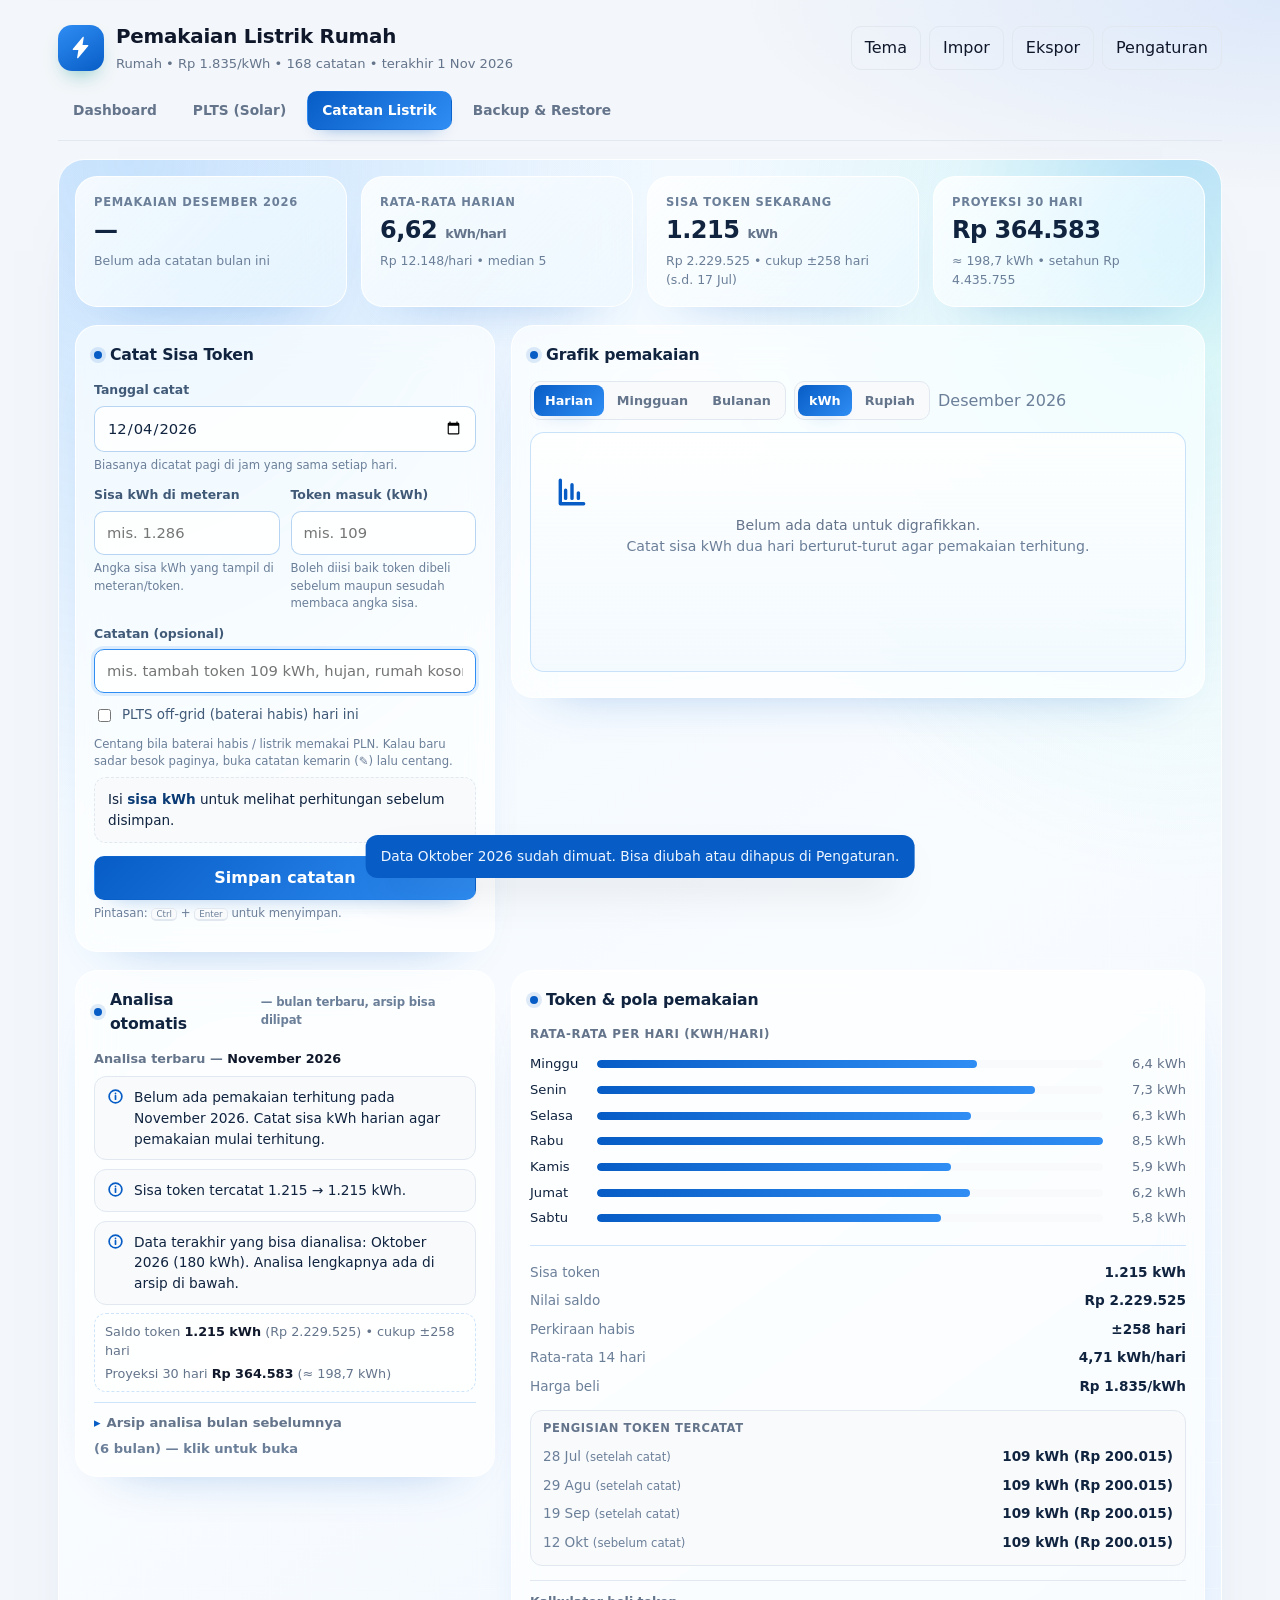
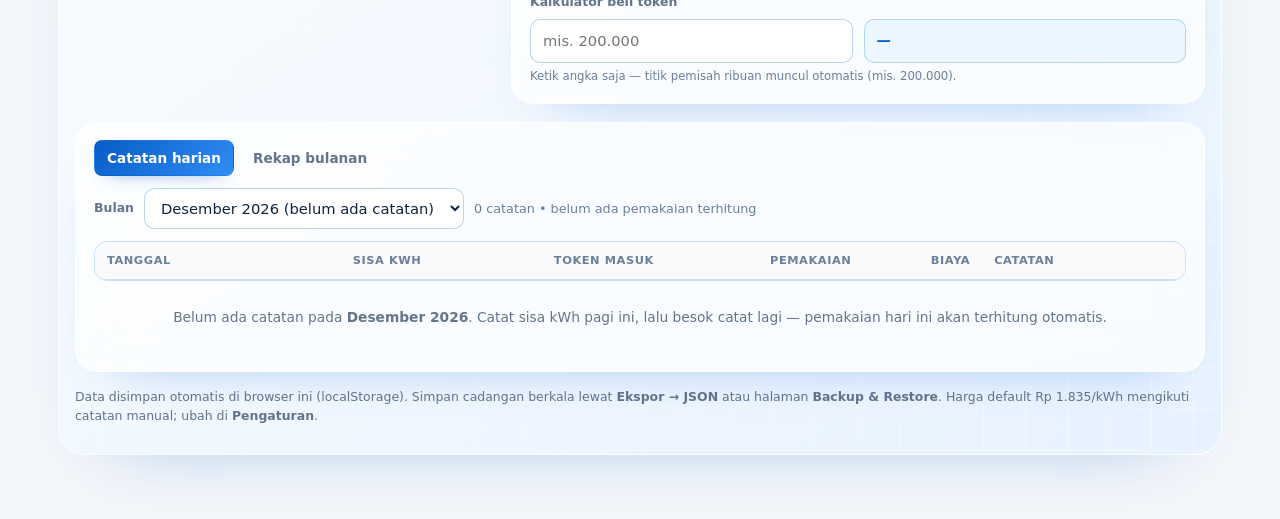
<file: index.html>
<!DOCTYPE html>
<html lang="id" data-tema="terang">
<head>
<meta charset="UTF-8">
<meta name="viewport" content="width=device-width, initial-scale=1">
<meta name="description" content="Pencatat pemakaian kWh listrik rumah dari angka sisa token/meteran, otomatis menghitung pemakaian dan biaya.">
<title>Pemakaian Listrik Rumah — Catatan kWh &amp; Biaya</title>
<link rel="stylesheet" href="styles.css">
<link rel="stylesheet" href="dashboard.css">
<link rel="stylesheet" href="energy-flow.css">
<link rel="stylesheet" href="plts-glass.css">
<link rel="stylesheet" href="app-glass.css">
<link rel="stylesheet" href="blue-theme.css">
</head>
<body>

<div class="wrap">

  <header class="top">
    <div class="brand">
      <div class="logo" aria-hidden="true">
        <svg viewBox="0 0 24 24" width="24" height="24" fill="currentColor"><path d="M13.2 1.8 3.6 13.4a.6.6 0 0 0 .46.98H9l-1.2 7.2a.6.6 0 0 0 1.06.5l9.6-11.6a.6.6 0 0 0-.46-.98H13l1.2-7.2a.6.6 0 0 0-1-.5Z"/></svg>
      </div>
      <div class="brand-teks">
        <h1>Pemakaian Listrik Rumah</h1>
        <div class="sub" id="subline">Memuat data…</div>
      </div>
    </div>
    <div class="top-aksi">
      <button type="button" id="btnTema" class="ghost" title="Ganti tema terang/gelap">Tema</button>
      <button type="button" id="btnImpor" class="ghost" title="Impor catatan CSV / backup JSON">Impor</button>
      <button type="button" id="btnEkspor" class="ghost" title="Ekspor CSV, backup JSON, atau cetak laporan">Ekspor</button>
      <button type="button" id="btnPengaturan" class="ghost" title="Atur nama rumah, tarif, dan data">Pengaturan</button>
    </div>
  </header>

  <nav class="nav-laman" id="navLaman" aria-label="Pilih halaman">
    <button type="button" data-laman="dashboard">Dashboard</button>
    <button type="button" data-laman="plts">PLTS (Solar)</button>
    <button type="button" data-laman="pencatatan" class="on">Catatan Listrik</button>
    <button type="button" data-laman="backup">Backup &amp; Restore</button>
  </nav>

  <div id="halaman-pencatatan" class="glass-page">

  <div id="banner" class="banner hidden" role="alert"></div>

  <section id="stats" class="stats" aria-label="Ringkasan pemakaian"></section>

  <section class="grid grid-dua">
    <!-- FORM CATAT -->
    <div class="card">
      <h2><span class="dot"></span><span id="formTitle">Catat Sisa Token</span></h2>
      <form id="form" novalidate>
        <input type="hidden" id="editId">
        <div class="field">
          <label for="tanggal">Tanggal catat</label>
          <input type="date" id="tanggal" required>
          <div class="hint" id="hintTanggal">Biasanya dicatat pagi di jam yang sama setiap hari.</div>
        </div>
        <div class="row-dua">
          <div class="field">
            <label for="sisa">Sisa kWh di meteran</label>
            <input type="text" id="sisa" inputmode="decimal" placeholder="mis. 1.286" autocomplete="off">
            <div class="hint">Angka sisa kWh yang tampil di meteran/token.</div>
          </div>
          <div class="field">
            <label for="masuk">Token masuk (kWh)</label>
            <input type="text" id="masuk" inputmode="decimal" placeholder="mis. 109" autocomplete="off">
            <div class="hint">Boleh diisi baik token dibeli sebelum maupun sesudah membaca angka sisa.</div>
          </div>
        </div>
        <div class="field hidden" id="barisUrutanToken">
          <label for="urutanToken">Urutan token</label>
          <select id="urutanToken">
            <option value="auto">Otomatis — deteksi dari perubahan saldo (disarankan)</option>
            <option value="sebelum">Token sudah masuk SEBELUM angka sisa dibaca</option>
            <option value="sesudah">Token diisi SETELAH angka sisa dibaca</option>
          </select>
          <div class="hint" id="hintUrutanToken">Contoh: baca 1.182 dulu lalu beli 109 kWh → pilih “sesudah”.</div>
        </div>
        <div class="field">
          <label for="catatan">Catatan (opsional)</label>
          <input type="text" id="catatan" maxlength="120" placeholder="mis. tambah token 109 kWh, hujan, rumah kosong">
        </div>
        <label class="periksa"><input type="checkbox" id="pltsOffCatat"> PLTS off-grid (baterai habis) hari ini</label>
        <div class="hint kecil">Centang bila baterai habis / listrik memakai PLN. Kalau baru sadar besok paginya, buka catatan kemarin (✎) lalu centang.</div>
        <div id="pratinjau" class="pratinjau">Isi <b>sisa kWh</b> untuk melihat perhitungan sebelum disimpan.</div>
        <div class="form-aksi">
          <button type="submit" class="primary" id="btnSimpan">Simpan catatan</button>
          <button type="button" class="ghost hidden" id="btnBatal">Batal</button>
        </div>
        <p class="hint kecil">Pintasan: <kbd>Ctrl</kbd> + <kbd>Enter</kbd> untuk menyimpan.</p>
      </form>
    </div>

    <!-- GRAFIK -->
    <div class="card">
      <h2><span class="dot"></span>Grafik pemakaian</h2>
      <div class="alat-grafik">
        <div class="seg" id="segMode" role="group" aria-label="Tampilan grafik">
          <button type="button" data-mode="harian" class="on">Harian</button>
          <button type="button" data-mode="mingguan">Mingguan</button>
          <button type="button" data-mode="bulanan">Bulanan</button>
        </div>
        <div class="seg" id="segMetrik" role="group" aria-label="Satuan grafik">
          <button type="button" data-metrik="kwh" class="on">kWh</button>
          <button type="button" data-metrik="rp">Rupiah</button>
        </div>
        <span class="muted" id="chartInfo"></span>
      </div>
      <div id="chart" class="grafik"></div>
      <div class="grafik-catatan" id="chartCap"></div>
    </div>
  </section>

  <section class="grid grid-dua">
    <!-- ANALISA -->
    <div class="card">
      <h2><span class="dot"></span>Analisa otomatis <span class="muted kecil" style="font-weight:600">— bulan terbaru, arsip bisa dilipat</span></h2>
      <div class="insight-wrap" id="insight"></div>
    </div>

    <!-- TOKEN & POLA -->
    <div class="card">
      <h2><span class="dot"></span>Token &amp; pola pemakaian</h2>
      <div id="polaHari" class="pola"></div>
      <div id="tokenInfo" class="token"></div>
      <div class="kalkulator">
        <label for="kalkToken">Kalkulator beli token</label>
        <div class="row-dua">
          <input type="text" id="kalkToken" inputmode="numeric" placeholder="mis. 200.000" autocomplete="off">
          <output id="kalkHasil" class="kalk-hasil">—</output>
        </div>
        <div class="hint">Ketik angka saja — titik pemisah ribuan muncul otomatis (mis. 200.000).</div>
      </div>
    </div>
  </section>

  <!-- TABEL -->
  <section class="card">
    <div class="tabs" id="tabs" role="tablist">
      <button type="button" data-tab="harian" class="on" role="tab">Catatan harian</button>
      <button type="button" data-tab="bulanan" role="tab">Rekap bulanan</button>
    </div>

    <div id="tab-harian">
      <div class="filterbar">
        <label for="pilihBulan">Bulan</label>
        <select id="pilihBulan"></select>
        <span class="muted" id="infoHarian"></span>
      </div>
      <div class="table-wrap">
        <table>
          <thead>
            <tr>
              <th>Tanggal</th>
              <th class="num">Sisa kWh</th>
              <th class="num">Token masuk</th>
              <th class="num">Pemakaian</th>
              <th class="num">Biaya</th>
              <th>Catatan</th>
              <th></th>
            </tr>
          </thead>
          <tbody id="tbodyHarian"></tbody>
        </table>
      </div>
      <div class="kosong hidden" id="kosongHarian">
        Belum ada catatan pada bulan ini. Catat sisa kWh dua hari berturut-turut untuk mulai menghitung pemakaian.
      </div>
    </div>

    <div id="tab-bulanan" class="hidden">
      <div class="table-wrap">
        <table>
          <thead>
            <tr>
              <th>Bulan</th>
              <th class="num">Pemakaian</th>
              <th class="num">Biaya</th>
              <th class="num">Hari catat</th>
              <th class="num">kWh/hari</th>
              <th class="num">Token masuk</th>
              <th class="num">Sisa token</th>
            </tr>
          </thead>
          <tbody id="tbodyBulanan"></tbody>
        </table>
      </div>
      <div class="kosong hidden" id="kosongBulanan">Rekap bulanan muncul setelah ada catatan.</div>
    </div>
  </section>

  <p class="catatan-kaki">
    Data disimpan otomatis di browser ini (localStorage). Simpan cadangan berkala lewat <b>Ekspor → JSON</b> atau
    halaman <b>Backup &amp; Restore</b>.
    Harga default Rp 1.835/kWh mengikuti catatan manual; ubah di <b>Pengaturan</b>.
  </p>

  </div><!-- /halaman-pencatatan -->

  <!-- ================= HALAMAN: PLTS (SOLAR) ================= -->
  <div id="halaman-plts" class="hidden plts-glass">

    <div id="pltsOffline" class="banner hidden" role="alert">
      <b>Helper backup belum aktif.</b> Halaman PLTS memakai helper lokal untuk menghubungi SolaxCloud.
      Jalankan <code>mulai-backup.cmd</code> atau tombol di halaman Backup, lalu tekan <b>Coba lagi</b>.
      <div class="banner-aksi">
        <a class="tombol-tautan primary" href="backup-listrik://mulai">Nyalakan helper otomatis</a>
        <button type="button" class="primary" id="pltsCobaLagi">Coba lagi</button>
      </div>
    </div>

    <section class="grid grid-dua">
      <div class="card plts-status-card">
        <h2><span class="dot"></span>Status PLTS (realtime)</h2>
        <div id="pltsStatus"><div class="muted">Memuat status…</div></div>
        <div class="plts-aksi">
          <button type="button" class="ghost" id="pltsPerbarui">Perbarui</button>
          <label class="periksa"><input type="checkbox" id="pltsAuto" checked> Perbarui otomatis tiap 30 detik</label>
          <span class="muted kecil" id="pltsWaktu"></span>
        </div>
      </div>

      <div class="card plts-grafik-card">
        <h2><span class="dot"></span>Grafik hari ini — Solar &amp; Battery SOC</h2>
        <div class="plts-grafik-kepala">
          <div class="plts-grafik-legend">
            <span><i class="solar"></i>Solar (W)</span>
            <span><i class="soc"></i>Battery SOC (%)</span>
          </div>
          <span class="muted kecil" id="pltsGrafikInfo">Memuat grafik…</span>
        </div>
        <div id="pltsGrafik" class="plts-grafik"><div class="muted">Memuat grafik…</div></div>
        <div class="plts-grafik-catatan muted kecil">Grafik diisi otomatis oleh helper setiap 60 detik; data hari ini disimpan lokal di komputer ini.</div>
      </div>

      <div class="card plts-config-card">
        <details id="pltsConfigDetails" class="plts-config-details" open>
          <summary><span class="dot"></span>Konfigurasi SolaxCloud <span class="plts-config-toggle">buka/tutup</span></summary>
          <div class="plts-config-body">
        <div class="field">
          <label for="pltsMode">Cara koneksi</label>
          <select id="pltsMode">
            <option value="token">TokenId — akun installer/distributor</option>
            <option value="oauth">Developer Portal — Client ID + Client Secret</option>
          </select>
          <div class="hint">Akun SolaxCloud biasa (end-user) tidak punya menu <b>Service → API</b>. Pilih <b>Developer Portal</b>: buat aplikasi sekali di <code>developer.solaxcloud.com</code> untuk mendapat Client ID/Secret.</div>
        </div>

        <div id="pltsModeToken">
          <div class="field">
            <label for="pltsToken">TokenId SolaxCloud</label>
            <input type="password" id="pltsToken" autocomplete="off" placeholder="tempel TokenId dari menu Service → API">
            <div class="hint">Diambil dari akun SolaxCloud: <b>Service</b> → <b>API</b>. Disimpan lokal di komputer ini.</div>
          </div>
          <div class="field">
            <label for="pltsSn">WiFi SN / Registration Number</label>
            <input type="text" id="pltsSn" autocomplete="off" placeholder="mis. SUT******VB1">
          </div>
          <div class="field">
            <label for="pltsUrl">URL API SolaxCloud</label>
            <input type="text" id="pltsUrl" autocomplete="off" value="https://www.solaxcloud.com">
            <div class="hint">Umumnya <code>https://www.solaxcloud.com</code>. Bisa diganti sesuai region akun.</div>
          </div>
        </div>

        <div id="pltsModeOauth" class="hidden">
          <div class="field">
            <label for="pltsClientId">Client ID</label>
            <input type="text" id="pltsClientId" autocomplete="off" placeholder="Client ID dari Developer Portal">
          </div>
          <div class="field">
            <label for="pltsClientSecret">Client Secret</label>
            <input type="password" id="pltsClientSecret" autocomplete="off" placeholder="Client Secret (kosongkan bila tidak diubah)">
            <div class="hint"><b>App Code</b> (UUID) bukan Client ID. Buka aplikasi di Developer Portal → bagian <b>Authorization Key</b> untuk melihat Client ID &amp; Client Secret.</div>
          </div>
          <div class="row-dua">
            <div class="field">
              <label for="pltsRegion">Region API</label>
              <select id="pltsRegion">
                <option value="eu">EU (openapi-eu)</option>
                <option value="us">US (openapi-us)</option>
                <option value="cn">CN (openapi)</option>
              </select>
            </div>
            <div class="field">
              <label for="pltsPlantId">Plant ID (opsional)</label>
              <input type="text" id="pltsPlantId" autocomplete="off" placeholder="kosongkan = plant pertama">
            </div>
          </div>
        </div>

        <div class="field">
          <label for="pltsAmbang">Ambang SOC rendah (%)</label>
          <input type="number" id="pltsAmbang" min="0" max="100" step="1" value="20">
        </div>
        <div class="form-aksi">
          <button type="button" class="primary" id="pltsSimpan">Simpan &amp; uji</button>
          <button type="button" class="ghost" id="pltsUji">Uji koneksi</button>
        </div>
        <div id="pltsPesan" class="hint"></div>
        <details class="banner-rincian">
          <summary>Cara mendapatkan akses (TokenId atau Developer Portal)</summary>
          <ol class="langkah">
            <li><b>TokenId</b> (akun installer/distributor): login <a class="tautan" href="https://www.solaxcloud.com/user-center/" target="_blank" rel="noopener">SolaxCloud</a> → menu <b>Service → API</b> → salin TokenId. WiFi SN = nomor seri dongle/Registration Number inverter.</li>
            <li><b>Developer Portal</b> (akun SolaxCloud biasa/end-user): buka <a class="tautan" href="https://developer.solaxcloud.com/login" target="_blank" rel="noopener">developer.solaxcloud.com</a> → login dengan akun SolaxCloud → <b>Applications → Create App</b> → isi nama/aplikasi → pilih akses API (plant/device data) → simpan.</li>
            <li>Setelah aplikasi dibuat, salin <b>Client ID</b> dan <b>Client Secret</b>, lalu masukkan di mode <b>Developer Portal</b> di atas. Bila muncul kode <b>10403</b>, tambahkan/otorisasi <b>Service Package</b> API di Developer Portal.</li>
            <li>Kalau kedua jalur belum tersedia: gunakan penanda manual “PLTS off-grid” di catatan harian; SOC tetap bisa dipantau dari aplikasi SolaxCloud.</li>
          </ol>
        </details>
          </div>
        </details>
      </div>

      <div class="card plts-korelasi-card">
        <details id="pltsKorelasiDetails" class="plts-korelasi-details" open>
          <summary><span class="dot"></span>Korelasi PLTS ↔ pemakaian PLN <span class="plts-config-toggle">buka/tutup</span></summary>
          <div class="plts-korelasi-body">
      <div id="pltsTagBox" class="plts-tag"></div>
      <div id="pltsKorelasi"><div class="muted">Memuat…</div></div>
      <details class="banner-rincian">
        <summary>Cara menandai hari PLTS off-grid (tanpa API)</summary>
        <ol class="langkah">
          <li>Saat mencatat sisa kWh pagi, centang <b>“PLTS off-grid (baterai habis) hari ini”</b> bila sejak
            catatan sebelumnya baterai habis dan listrik memakai PLN.</li>
          <li>Kalau baru sadar besok paginya (baterai habis semalam): buka tab <b>Catatan Listrik</b> →
            tombol <b>✎</b> pada catatan kemarin → centang → <b>Simpan perubahan</b>.</li>
          <li>Bisa juga dari halaman ini: tombol <b>“Tandai kemarin (tanggal) PLTS off-grid”</b>.</li>
          <li>Untuk menghapus tanda: tombol <b>Hapus tanda</b>, atau buka catatan lalu hilangkan centangnya.</li>
          <li>Halaman ini dan analisa bulanan akan membandingkan rata-rata kWh/hari saat off-grid vs hari normal.</li>
        </ol>
      </details>
          </div>
        </details>
      </div>
    </section>

  </div>

  <!-- ================= HALAMAN: BACKUP & RESTORE ================= -->
  <div id="halaman-backup" class="hidden glass-page">

    <div id="bk-offline" class="banner hidden" role="alert">
      <b>Helper backup belum aktif.</b>
      <div id="bk-offlineIsi" class="banner-isi"></div>
      <div class="banner-aksi">
        <a class="tombol-tautan primary" id="bk-nyalakan" href="backup-listrik://mulai"
           title="Nyalakan helper otomatis (butuh pemasangan sekali lewat pasang-otomatis.cmd)">Nyalakan helper otomatis</a>
        <button type="button" class="primary" id="bk-cobaLagi">Coba lagi</button>
        <button type="button" class="ghost" id="bk-salinPerintah">Salin perintah manual</button>
        <span class="muted" id="bk-offlineInfo"></span>
      </div>
      <p class="hint">
        Tombol otomatis butuh pemasangan sekali: jalankan <code>pasang-otomatis.cmd</code>.
        Setelah itu helper juga menyala sendiri setiap Windows login. Windows bisa menampilkan
        konfirmasi <b>“Open Backup Listrik?”</b> — pilih <b>Buka / Open</b>.
      </p>
      <details class="banner-rincian">
        <summary>Helper sudah dijalankan tapi masih belum aktif?</summary>
        <ol class="langkah">
          <li>Tunggu 2–3 detik lalu tekan <b>Coba lagi</b> (halaman ini juga mencoba otomatis setiap 3 detik).</li>
          <li>Pastikan jendela hitam <code>Helper Backup Listrik</code> masih terbuka. Kalau tertutup, jalankan <code>mulai-backup.cmd</code> lagi.</li>
          <li>Kalau ada pesan port 8787 dipakai: jalankan <code>hentikan-backup.cmd</code>, lalu <code>mulai-backup.cmd</code> lagi.</li>
          <li>Kalau jendela hitam langsung tertutup: cek Node.js di Command Prompt dengan <code>node -v</code>. Bila error, pasang Node.js dari nodejs.org.</li>
          <li>Uji manual: buka <code>http://127.0.0.1:8787/api/status</code> di tab browser. Bila muncul <code>{"ok":true,...}</code> berarti helper sehat.</li>
        </ol>
      </details>
    </div>

    <section class="grid grid-dua">
      <div class="card">
        <h2><span class="dot"></span>Status sistem</h2>
        <ul class="status-list" id="bk-status">
          <li>Memeriksa helper backup…</li>
        </ul>
        <div class="form-aksi">
          <button type="button" class="ghost" id="bk-cekStatus">Periksa ulang</button>
        </div>
      </div>

      <div class="card">
        <h2><span class="dot"></span>Pengaturan backup</h2>
        <div class="field">
          <label for="bk-folder">Folder backup di L:\</label>
          <input type="text" id="bk-folder" placeholder="L:\BACKUP_PEMAKAIAN_LISTRIK" autocomplete="off">
          <div class="hint">Setiap backup dibuat subfolder bertanggal di dalam folder ini.</div>
        </div>
        <div class="field">
          <label for="bk-repo">URL repo GitHub</label>
          <input type="text" id="bk-repo" placeholder="https://github.com/username/pemakaian-listrik.git" autocomplete="off">
          <div class="hint">Buat repo <b>kosong</b> dulu di
            <a href="https://github.com/new" target="_blank" rel="noopener" class="tautan">github.com/new</a>
            (tanpa README/.gitignore), lalu tempel URL-nya. Format: <code>https://github.com/&lt;username&gt;/&lt;nama-repo&gt;.git</code>.
            Login sekali lewat <code>login-github.cmd</code>.</div>
          <div class="cek-repo-baris">
            <button type="button" class="ghost kecil" id="bk-cekRepo">Cek repo GitHub</button>
            <span class="hint" id="bk-infoCekRepo">Cek dulu apakah akun &amp; repo-nya sudah benar.</span>
          </div>
          <div id="bk-hasilCekRepo" class="cek-hasil hidden"></div>
        </div>
        <div class="row-dua">
          <div class="field">
            <label for="bk-cabang">Cabang git</label>
            <input type="text" id="bk-cabang" value="main" autocomplete="off">
          </div>
          <div class="field">
            <label>&nbsp;</label>
            <button type="button" class="primary" id="bk-simpanPengaturan">Simpan pengaturan</button>
          </div>
        </div>
      </div>
    </section>

    <section class="grid grid-dua">
      <div class="card">
        <h2><span class="dot"></span>Backup</h2>
        <div class="field">
          <label for="bk-sumber">Tujuan backup</label>
          <select id="bk-sumber">
            <option value="lokal">Drive L:\ (offline)</option>
            <option value="github">GitHub (git push)</option>
            <option value="keduanya" selected>Keduanya (L:\ + GitHub)</option>
          </select>
        </div>
        <label class="periksa"><input type="checkbox" id="bk-project" checked> Sertakan file project (kode aplikasi, laporan, README)</label>
        <div class="field">
          <label for="bk-pesan">Keterangan (opsional)</label>
          <input type="text" id="bk-pesan" maxlength="100" placeholder="mis. sebelum ubah tarif" autocomplete="off">
        </div>
        <div class="form-aksi">
          <button type="button" class="primary" id="bk-mulaiBackup">Mulai backup</button>
        </div>
      </div>

      <div class="card">
        <h2><span class="dot"></span>Restore</h2>
        <div class="row-dua">
          <div class="field">
            <label for="bk-restoreSumber">Sumber</label>
            <select id="bk-restoreSumber">
              <option value="lokal">Drive L:\</option>
              <option value="github">GitHub</option>
            </select>
          </div>
          <div class="field">
            <label for="bk-bagian">Yang dipulihkan</label>
            <select id="bk-bagian">
              <option value="data" selected>Data catatan saja</option>
              <option value="project">File project saja</option>
              <option value="keduanya">Data + file project</option>
            </select>
          </div>
        </div>
        <div class="field">
          <label for="bk-snapshot">Pilih snapshot / versi</label>
          <select id="bk-snapshot"><option value="">— tekan Muat daftar —</option></select>
          <div class="hint" id="bk-hintSnapshot">Snapshot L:\ = subfolder bertanggal. GitHub = commit yang berisi data.</div>
        </div>
        <div class="form-aksi">
          <button type="button" class="ghost" id="bk-muatDaftar">Muat daftar</button>
          <button type="button" class="primary" id="bk-mulaiRestore">Restore</button>
        </div>
      </div>
    </section>

    <section class="card">
      <h2><span class="dot"></span>Proses &amp; log</h2>
      <div id="bk-proses" class="proses hidden">
        <div class="proses-kepala">
          <span id="bk-labelProses">Backup</span>
          <b id="bk-persen">0%</b>
        </div>
        <div class="bar" role="progressbar" aria-valuemin="0" aria-valuemax="100" aria-valuenow="0" id="bk-barWrap">
          <i id="bk-bar"></i>
        </div>
        <div class="proses-tahap muted" id="bk-tahap">menunggu…</div>
        <div class="form-aksi">
          <button type="button" class="ghost hidden" id="bk-reload">Muat ulang halaman</button>
        </div>
      </div>
      <div id="bk-saranGalat" class="banner hidden" role="alert"></div>
      <ol class="log" id="bk-log"></ol>
      <p class="hint">
        Backup menyimpan salinan data catatan dari browser ini + file project. Data asli tetap tersimpan di browser;
        restore data akan <b>mengganti</b> data di browser. Restore file project membuat cadangan keamanan otomatis lebih dulu.
      </p>
    </section>
  </div><!-- /halaman-backup -->

</div>

<!-- ================= MODAL PENGATURAN ================= -->
<div class="backdrop hidden" id="modalPengaturan" role="dialog" aria-modal="true" aria-labelledby="judulPengaturan">
  <div class="modal">
    <div class="modal-kepala">
      <div>
        <h2 id="judulPengaturan">Pengaturan</h2>
        <p>Nama rumah, harga listrik, dan data.</p>
      </div>
      <button type="button" class="ikon ghost" data-tutup="modalPengaturan" aria-label="Tutup">×</button>
    </div>

    <div class="field">
      <label for="setNama">Nama rumah / lokasi</label>
      <input type="text" id="setNama" maxlength="60" placeholder="mis. Rumah Jl. Melati 12">
    </div>

    <div class="field">
      <label for="setHarga">Harga listrik yang dibayar (Rp/kWh)</label>
      <input type="text" id="setHarga" inputmode="decimal" placeholder="1.835">
      <div class="hint">Dipakai untuk semua perhitungan biaya.</div>
    </div>

    <div class="row-dua">
      <div class="field">
        <label for="setTarif">Tarif dasar PLN (Rp/kWh)</label>
        <input type="text" id="setTarif" inputmode="decimal" placeholder="1.699,53">
        <div class="hint">R-1 1300 VA: 1.444,70 • R-2/R-3: 1.699,53</div>
      </div>
      <div class="field">
        <label for="setPpj">PPJ / pajak (%)</label>
        <input type="text" id="setPpj" inputmode="decimal" placeholder="8">
        <div class="hint">Umumnya 0–10% tergantung daerah.</div>
      </div>
    </div>
    <div class="harga-efektif">
      <span>Tarif dasar + PPJ = <b id="hargaEfektif">—</b></span>
      <button type="button" class="ghost kecil" id="btnPakaiHarga">Pakai harga ini</button>
    </div>

    <div class="field">
      <label for="setJam">Jam catat harian</label>
      <input type="time" id="setJam" value="09:00">
      <div class="hint">Catat di jam yang sama agar selisih kWh mendekati 24 jam.</div>
    </div>

    <div class="modal-aksi">
      <button type="button" class="primary" id="btnSimpanPengaturan">Simpan pengaturan</button>
      <button type="button" class="ghost" data-tutup="modalPengaturan">Batal</button>
    </div>
    <hr class="garis">
    <div class="modal-aksi">
      <button type="button" class="ghost" id="btnMuatBawaan" title="Muat ulang data Oktober 2026 + histori Mei–September 2026">Muat data bawaan</button>
      <button type="button" class="bahaya" id="btnHapusSemua">Hapus semua data</button>
    </div>
  </div>
</div>

<div id="halaman-dashboard" class="hidden">
  <div class="dash-shell">

    <section class="dash-hero">
      <svg class="dash-hero-art" viewBox="0 0 600 300" aria-hidden="true">
        <defs>
          <linearGradient id="dashPanel" x1="0" y1="0" x2="1" y2="1">
            <stop offset="0" stop-color="#2f8df4"/><stop offset="1" stop-color="#075dc5"/>
          </linearGradient>
          <linearGradient id="dashHill" x1="0" y1="0" x2="0" y2="1">
            <stop offset="0" stop-color="#9fd8b8" stop-opacity=".55"/><stop offset="1" stop-color="#dff1e8" stop-opacity=".1"/>
          </linearGradient>
        </defs>
        <circle cx="500" cy="72" r="58" fill="#ffe6a5" opacity=".85"/>
        <circle cx="500" cy="72" r="88" fill="#ffe6a5" opacity=".18"/>
        <path d="M0 245 C110 205 210 220 300 245 C400 272 500 226 600 246 L600 300 L0 300 Z" fill="url(#dashHill)"/>
        <g transform="translate(65 130) skewX(-18)">
          <rect x="0" y="0" width="230" height="82" rx="7" fill="url(#dashPanel)" stroke="#ffffff" stroke-width="3"/>
          <path d="M0 27 H230 M0 55 H230 M57 0 V82 M114 0 V82 M171 0 V82" stroke="#ffffff" stroke-opacity=".45" stroke-width="2"/>
        </g>
        <g transform="translate(300 158) skewX(-18)">
          <rect x="0" y="0" width="170" height="62" rx="6" fill="url(#dashPanel)" opacity=".8" stroke="#ffffff" stroke-width="3"/>
          <path d="M0 21 H170 M0 42 H170 M56 0 V62 M113 0 V62" stroke="#ffffff" stroke-opacity=".4" stroke-width="2"/>
        </g>
        <path d="M150 212 L145 258 M330 220 L325 260" stroke="#6f8fac" stroke-width="3" opacity=".5"/>
      </svg>

      <div class="dash-hero-top">
        <div class="dash-hero-copy">
          <div class="dash-kicker"><span class="dash-live-dot"></span> Solar energy overview</div>
          <h1 id="dashSapaan">Selamat pagi. <span>Energi Anda terkendali.</span></h1>
          <p class="dash-hero-sub" id="dashSub">Ringkasan pemakaian listrik rumah dan performa PLTS dalam satu tampilan.</p>
        </div>
        <div class="dash-hero-meta">
          <span class="dash-pill" id="dashTanggal">Memuat tanggal…</span>
          <span class="dash-pill status" id="dashStatus">● Normal Off-grid</span>
          <span class="dash-pill temp" id="dashTemp">—°C</span>
        </div>
      </div>

      <div class="dash-kpis" id="dashKpis">
        <div class="dash-kpi"><div class="dash-skeleton" style="width:34px;height:34px;border-radius:10px"></div><div class="dash-kpi-teks"><span>Memuat</span><div class="dash-skeleton" style="width:80px"></div></div></div>
        <div class="dash-kpi"><div class="dash-skeleton" style="width:34px;height:34px;border-radius:10px"></div><div class="dash-kpi-teks"><span>Memuat</span><div class="dash-skeleton" style="width:80px"></div></div></div>
        <div class="dash-kpi"><div class="dash-skeleton" style="width:34px;height:34px;border-radius:10px"></div><div class="dash-kpi-teks"><span>Memuat</span><div class="dash-skeleton" style="width:80px"></div></div></div>
        <div class="dash-kpi"><div class="dash-skeleton" style="width:34px;height:34px;border-radius:10px"></div><div class="dash-kpi-teks"><span>Memuat</span><div class="dash-skeleton" style="width:80px"></div></div></div>
      </div>
      <div class="dash-live-strip" id="dashLive"></div>
    </section>

    <div class="dash-grid dash-grid-1">
      <section class="dash-card dash-flow-card">
        <div class="dash-card-head"><div><h2>Energy flow</h2><div class="sub">Kondisi sistem saat ini</div></div></div>
        <div id="dashFlow" data-rumah="assets/rumah-sistem-solar.webp" data-ikon-solar="assets/solar-panel-baru-trim.webp"><div class="dash-skeleton" style="height:150px;border-radius:14px"></div></div>
      </section>

      <section class="dash-card dash-ea-card">
        <div class="dash-card-head dash-ea-head">
          <div><h2>Energy Analysis</h2><div class="sub">Total pemakaian harian = Konsumsi Baterai + token/meter</div></div>
          <div class="dash-ea-kontrol">
            <div class="dash-ea-tabs" id="dashEaTabs">
              <button type="button" data-ea="harian" class="on">Harian</button>
              <button type="button" data-ea="bulanan">Bulanan</button>
              <button type="button" data-ea="tahunan">Tahunan</button>
            </div>
            <select id="dashEaBulan" class="dash-ea-select" aria-label="Pilih bulan"></select>
          </div>
        </div>
        <div id="dashEaSummary" class="dash-ea-summary"></div>
        <div id="dashEaLive" class="dash-ea-live"></div>
        <div id="dashEaChart" class="dash-chart dash-ea-chart"><div class="dash-chart-empty">Memuat analisis…</div></div>
        <div class="dash-ea-legend"><span><i class="pv"></i>Konsumsi Baterai</span><span><i class="pakai"></i>Pemakaian token/meter</span><span class="muted">Tinggi batang = total pemakaian harian • token dari kartu aktivitas</span></div>
      </section>
    </div>

    <div class="dash-grid dash-grid-2">
      <section class="dash-card">
        <div class="dash-card-head"><div><h2>Pemakaian bulanan</h2><div class="sub">6 bulan terakhir</div></div><div class="dash-total" id="dashUsageTotal">—</div></div>
        <div id="dashUsage"><div class="dash-skeleton" style="height:180px;border-radius:12px"></div></div>
      </section>
      <section class="dash-card">
        <div class="dash-card-head"><div><h2>System health</h2><div class="sub">Baterai &amp; inverter</div></div></div>
        <div id="dashHealth"><div class="dash-skeleton" style="height:150px;border-radius:12px"></div></div>
      </section>
    </div>

    <div class="dash-grid dash-grid-3">
      <section class="dash-card">
        <div class="dash-card-head"><div><h2>Aktivitas terakhir</h2><div class="sub">Catatan pemakaian terbaru</div></div></div>
        <div id="dashTable"><div class="dash-skeleton" style="height:140px;border-radius:10px"></div></div>
      </section>
      <section class="dash-card">
        <div class="dash-card-head"><div><h2>Ringkasan cepat</h2><div class="sub">Angka penting hari ini</div></div></div>
        <div id="dashSummary"><div class="dash-skeleton" style="height:140px;border-radius:10px"></div></div>
      </section>
    </div>

  </div>
</div>

<!-- ================= MODAL IMPOR ================= -->
<div class="backdrop hidden" id="modalImpor" role="dialog" aria-modal="true" aria-labelledby="judulImpor">
  <div class="modal">
    <div class="modal-kepala">
      <div>
        <h2 id="judulImpor">Impor data</h2>
        <p>CSV: <code>tanggal,sisa,masuk,catatan</code> — atau backup JSON.</p>
      </div>
      <button type="button" class="ikon ghost" data-tutup="modalImpor" aria-label="Tutup">×</button>
    </div>
    <div class="field">
      <label for="fileImpor">Pilih berkas CSV / JSON</label>
      <input type="file" id="fileImpor" accept=".csv,.json,.txt">
      <div class="hint">
        Contoh CSV:<br>
        <code>2026-11-01,1215,0,pagi</code><br>
        <code>2026-11-02,1209,0,</code>
      </div>
    </div>
    <div id="pratinjauImpor" class="pratinjau">Belum ada berkas dipilih.</div>
    <label class="periksa"><input type="checkbox" id="imporTimpa"> Timpa catatan yang tanggalnya sudah ada</label>
    <div class="modal-aksi">
      <button type="button" class="primary" id="btnImporJalankan" disabled>Impor sekarang</button>
      <button type="button" class="ghost" data-tutup="modalImpor">Batal</button>
    </div>
  </div>
</div>

<!-- ================= MODAL EKSPOR ================= -->
<div class="backdrop hidden" id="modalEkspor" role="dialog" aria-modal="true" aria-labelledby="judulEkspor">
  <div class="modal">
    <div class="modal-kepala">
      <div>
        <h2 id="judulEkspor">Ekspor &amp; laporan</h2>
        <p>Simpan cadangan atau cetak laporan bulan berjalan.</p>
      </div>
      <button type="button" class="ikon ghost" data-tutup="modalEkspor" aria-label="Tutup">×</button>
    </div>
    <div class="modal-aksi kolom">
      <button type="button" class="primary" id="btnCsv">Unduh CSV catatan</button>
      <button type="button" class="ghost" id="btnJson">Unduh backup JSON (semua data + pengaturan)</button>
      <button type="button" class="ghost" id="btnCetak">Cetak / simpan PDF laporan bulan berjalan</button>
    </div>
  </div>
</div>

<div id="toast" class="toast" role="status" aria-live="polite"></div>
<div id="laporanCetak" class="laporan-cetak"></div>

<script src="core.js"></script>
<script src="data-oktober-2026.js"></script>
<script src="data-kwh-token.js"></script>
<script src="solax-harian-2026.js"></script>
<script src="app.js"></script>
<script src="backup.js"></script>
<script src="dashboard.js"></script>
<script src="plts.js"></script>
</body>
</html>
</file>
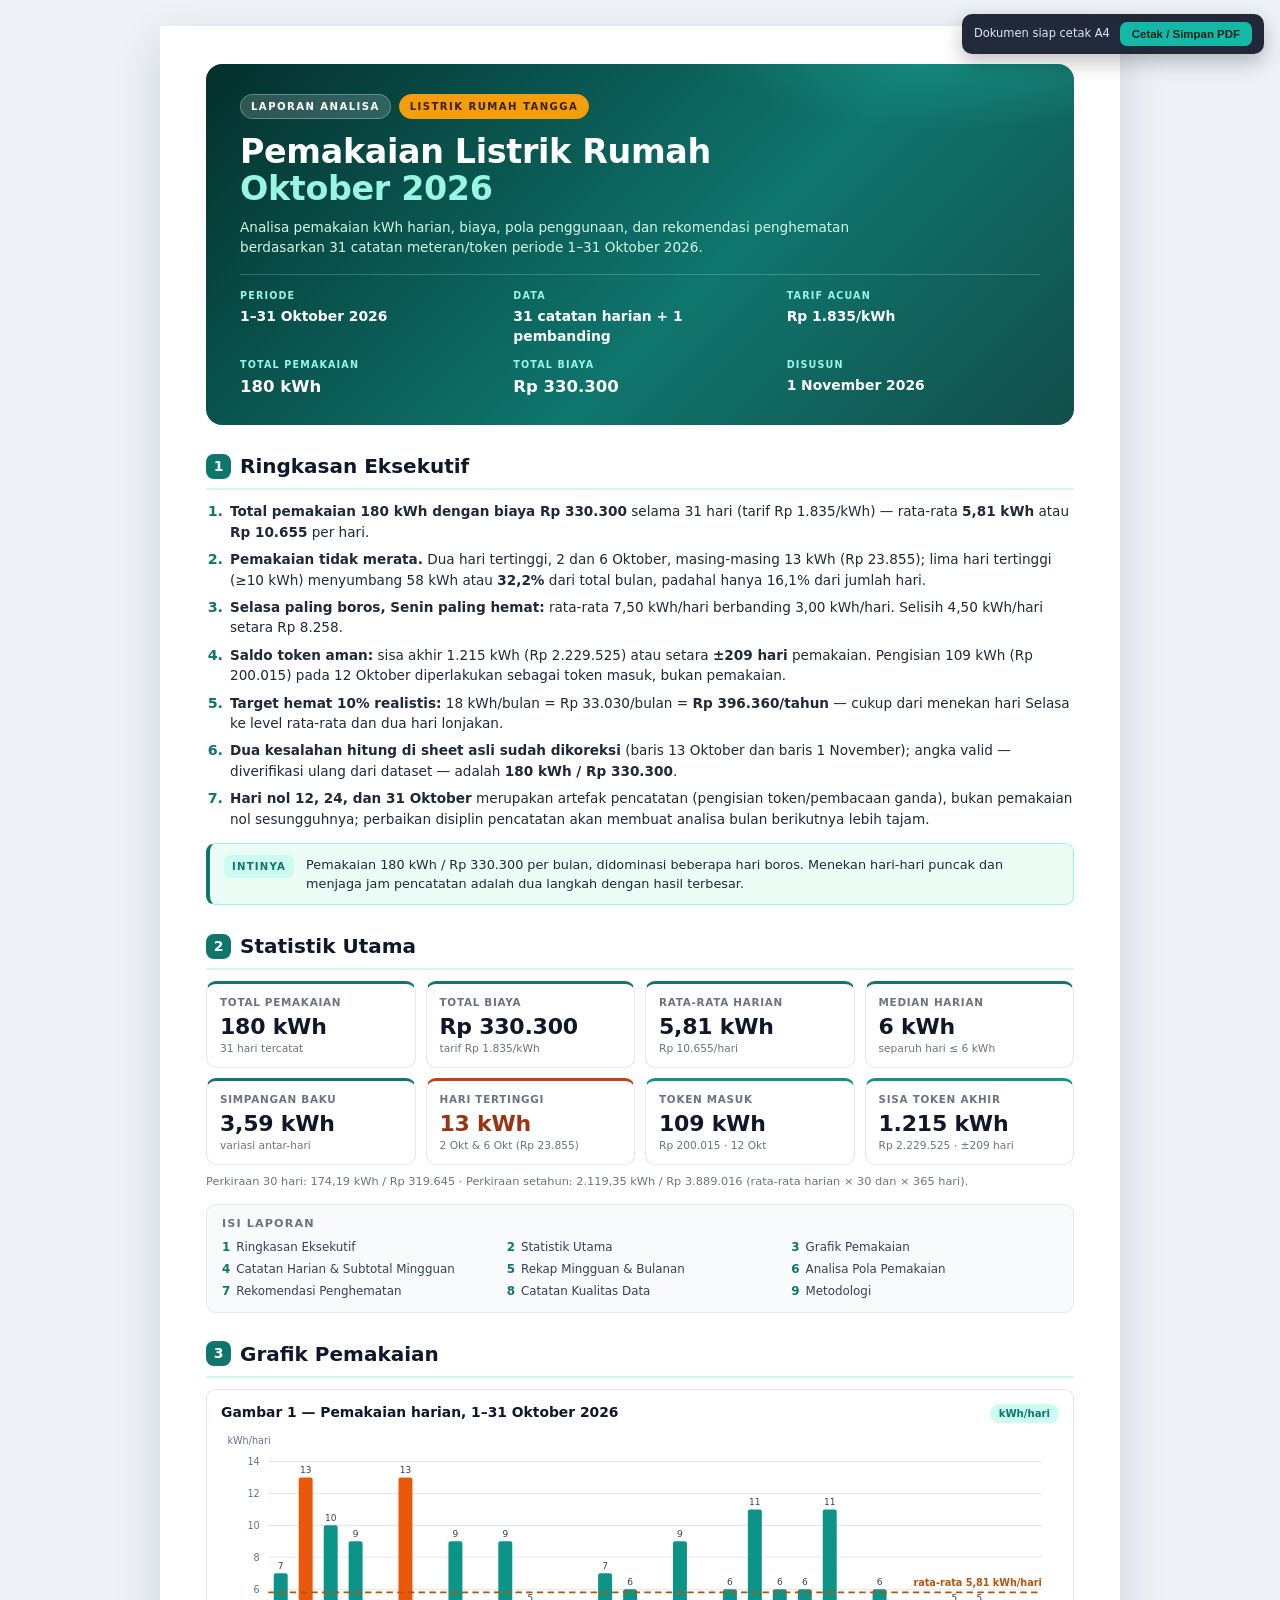
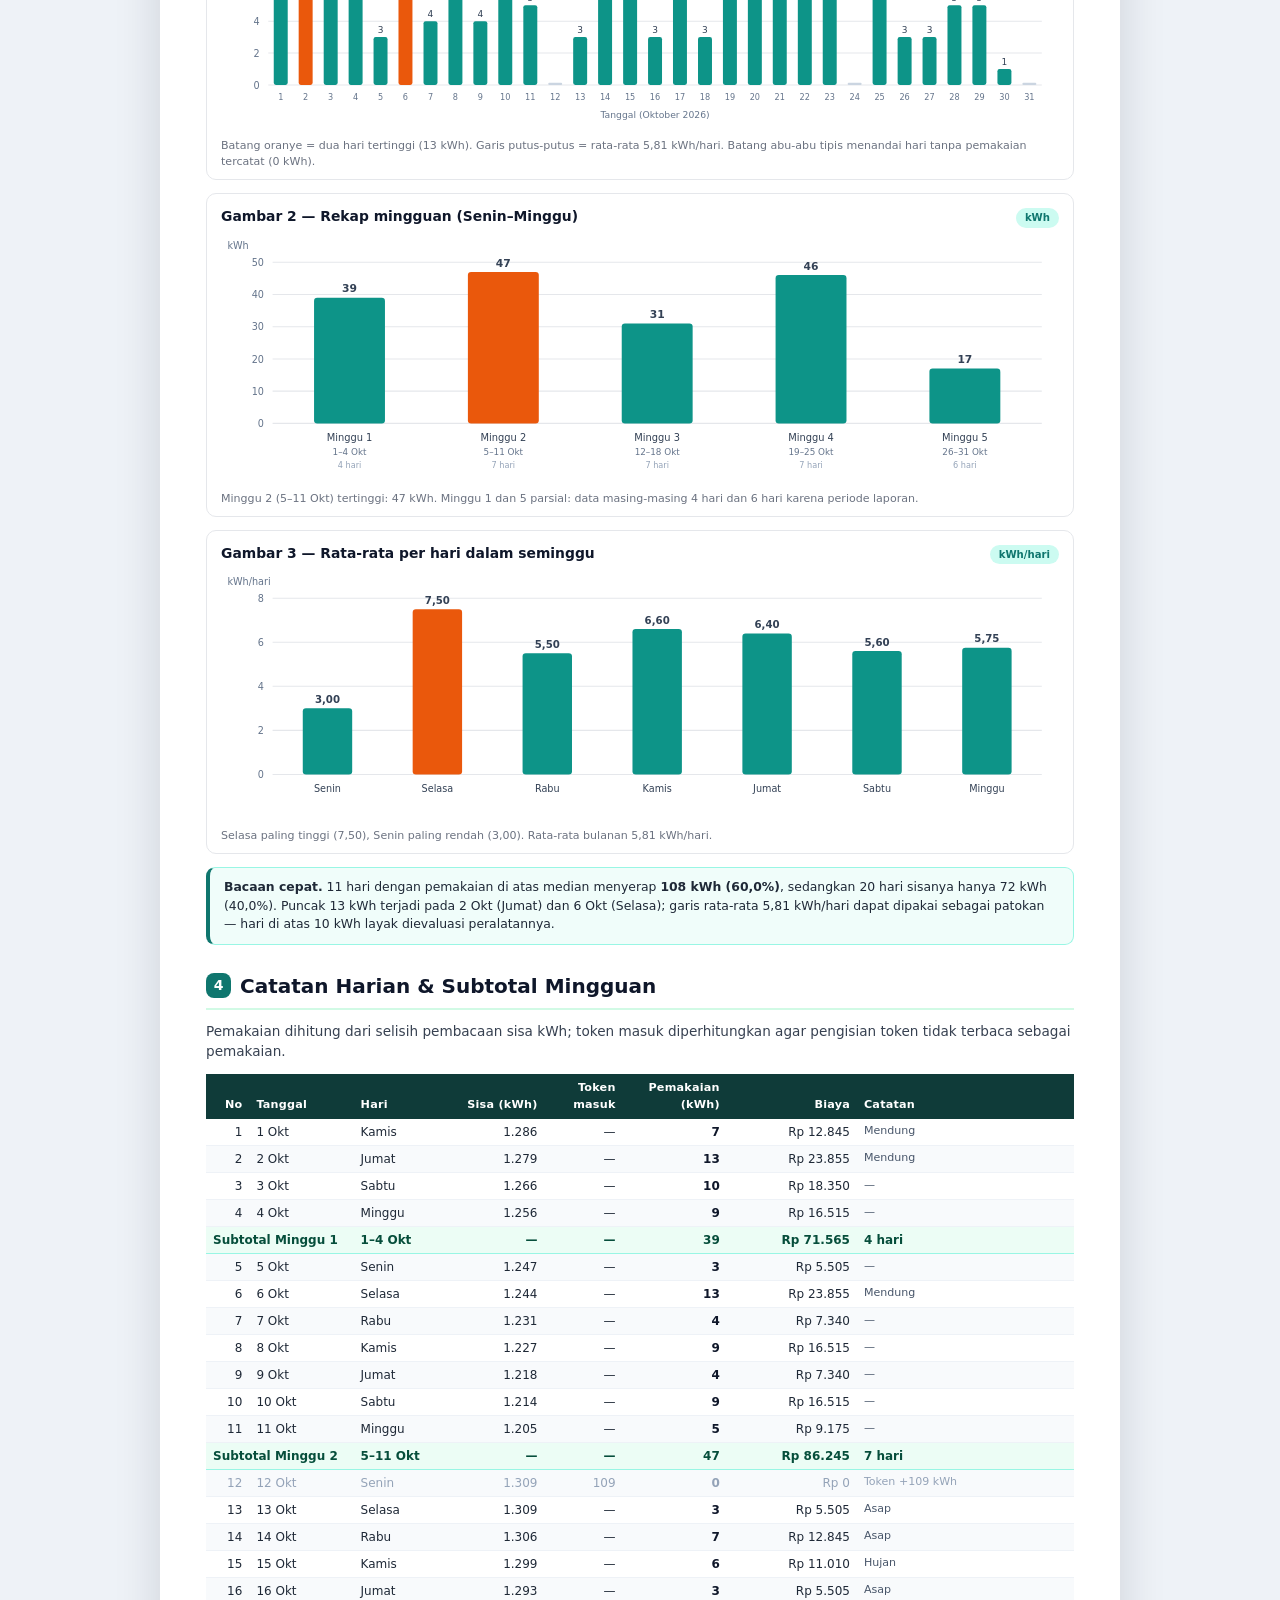
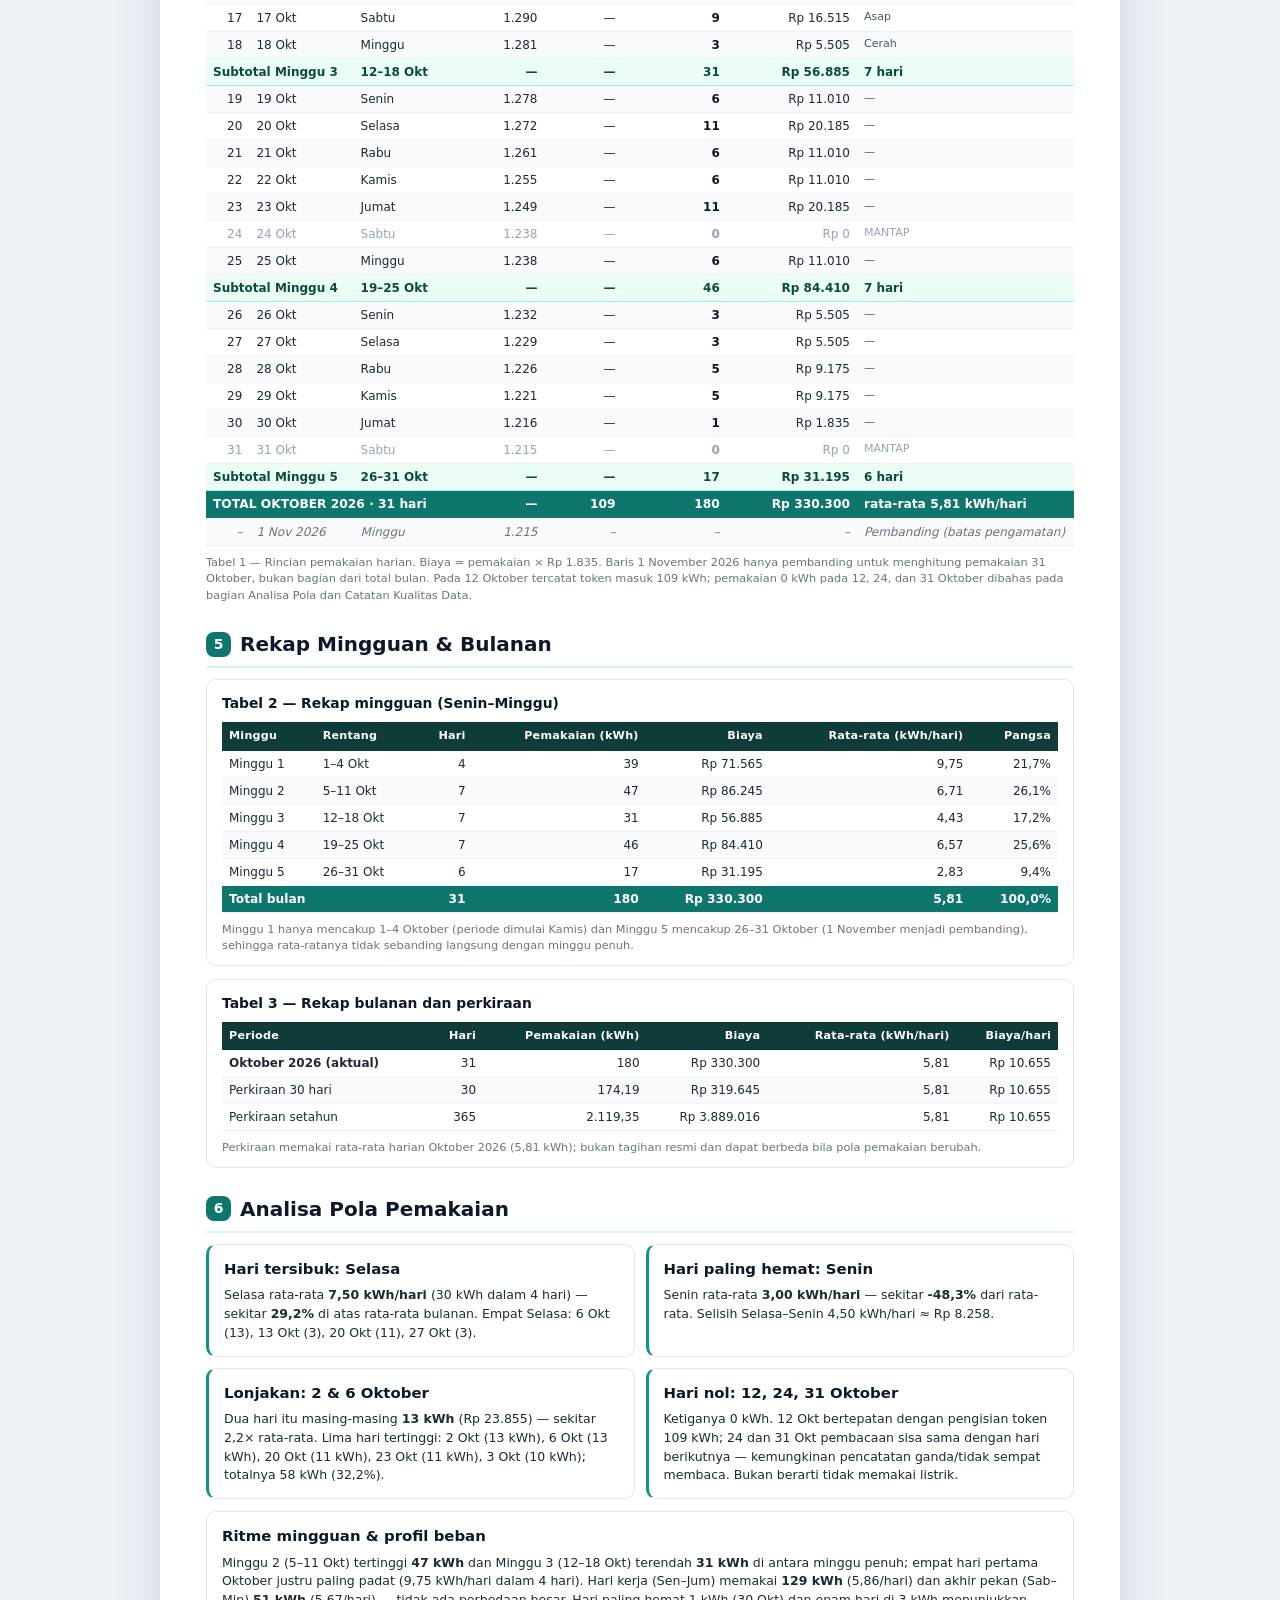
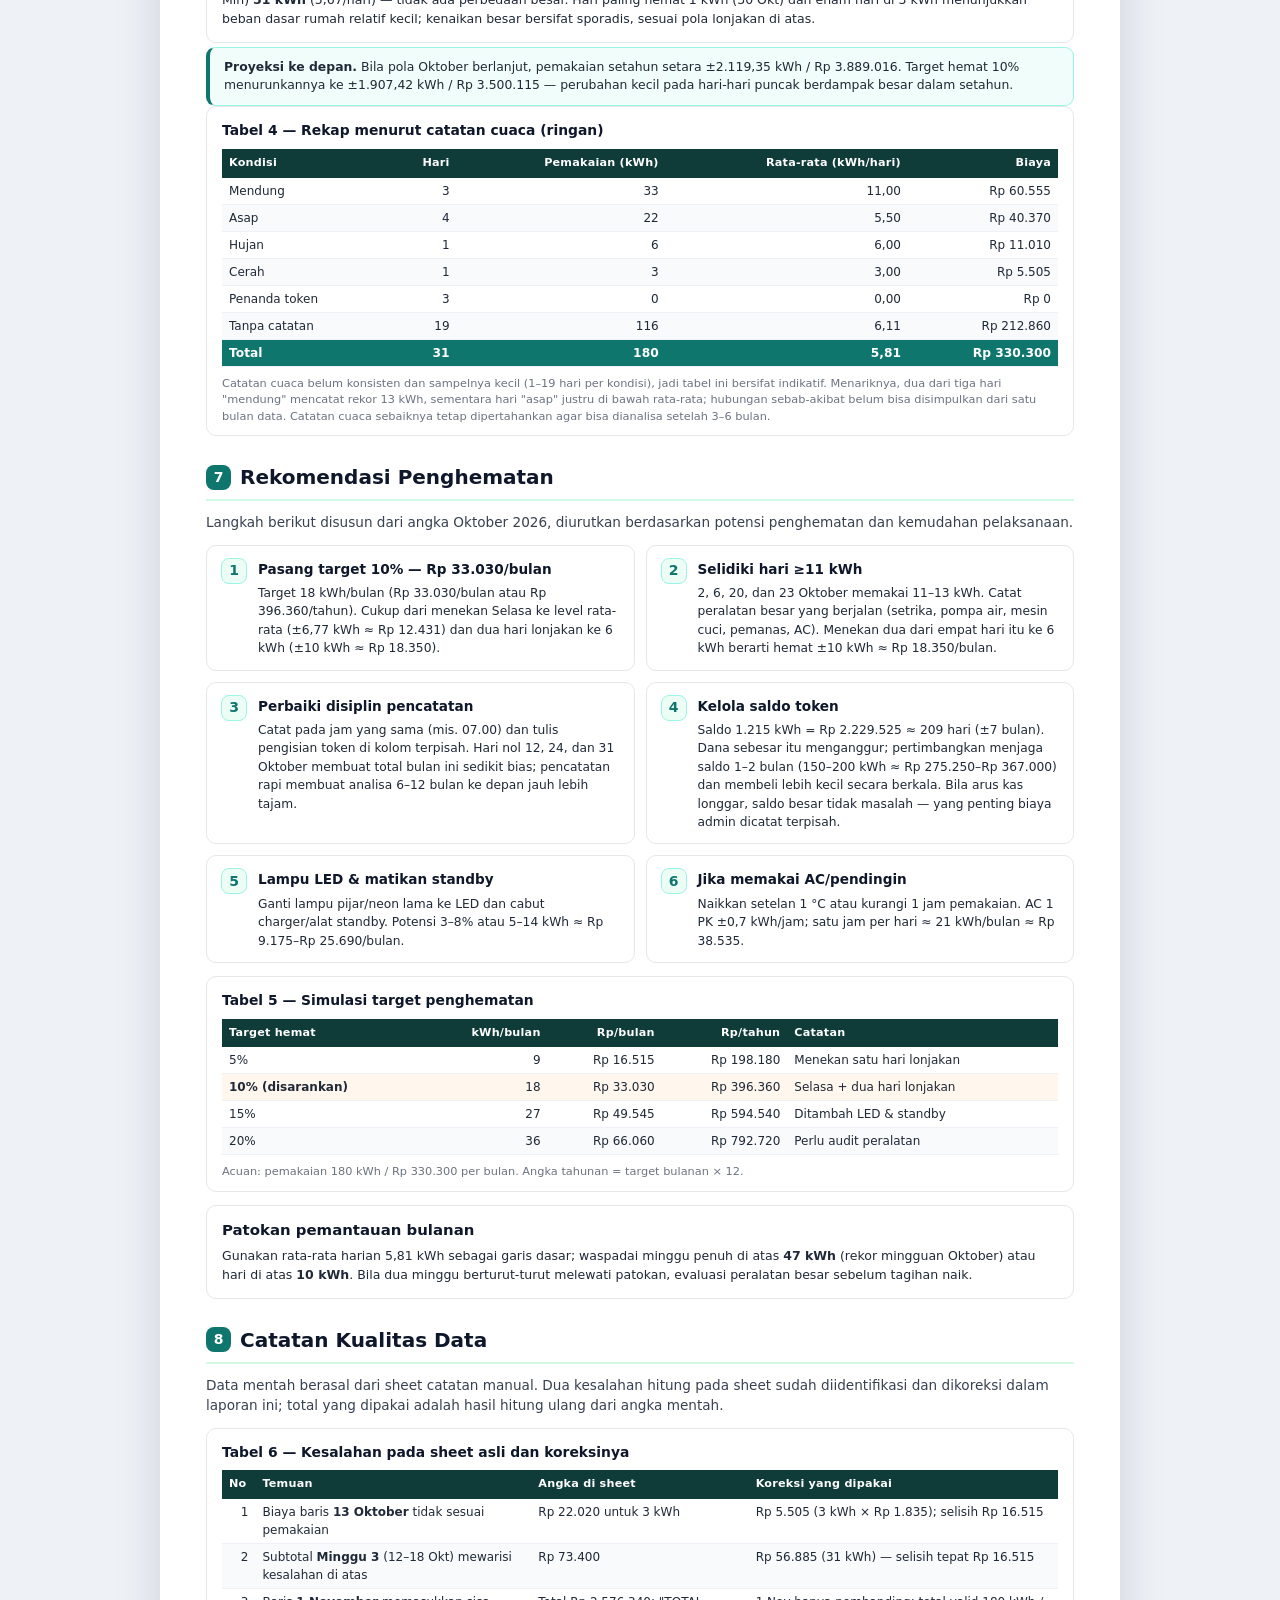
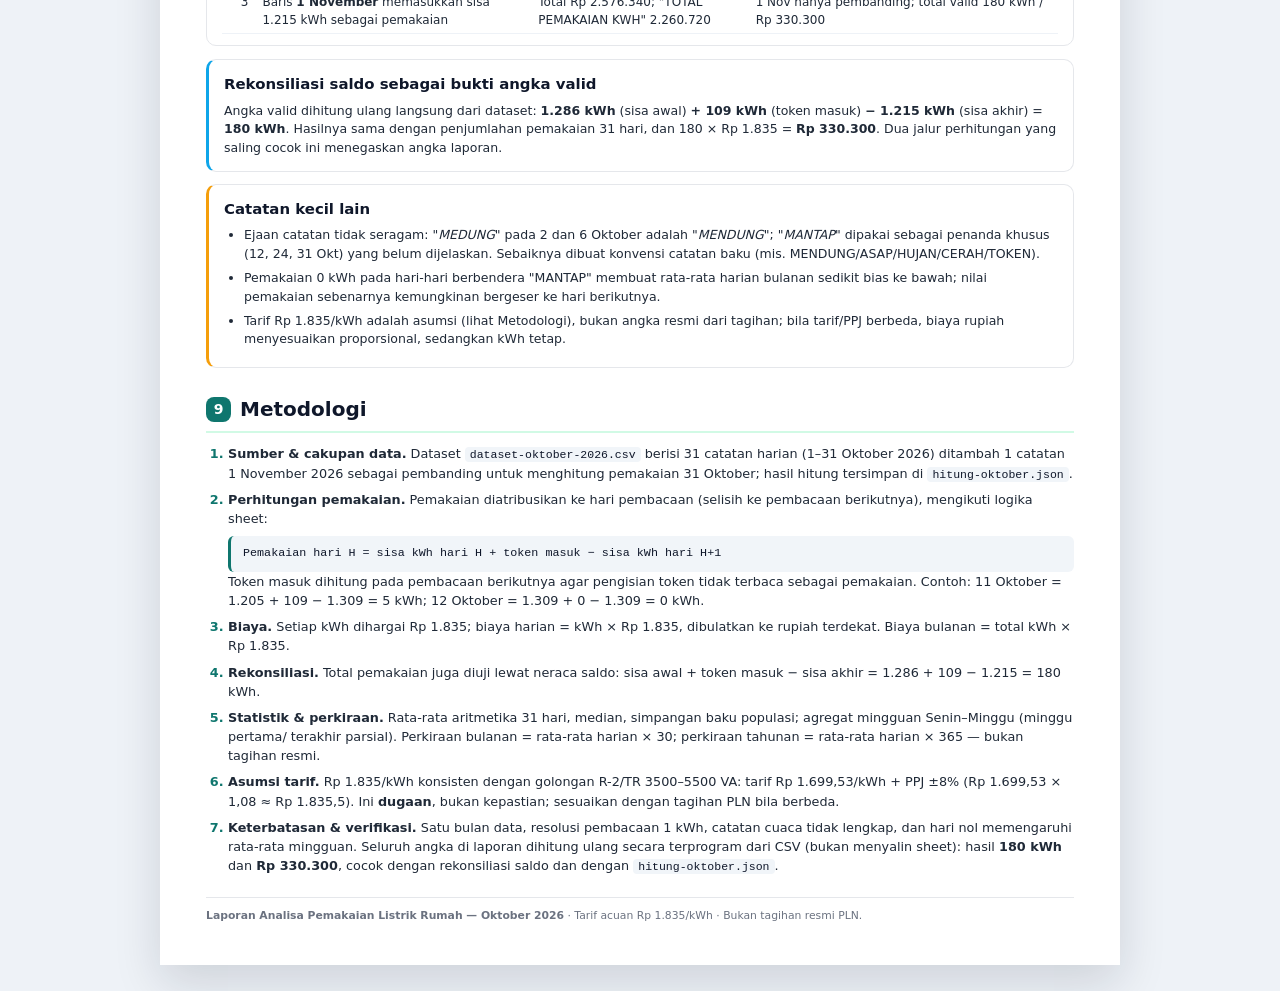
<file: analisa/laporan-analisa-oktober-2026.html>
<!DOCTYPE html>
<html lang="id">
<head>
<meta charset="utf-8">
<meta name="viewport" content="width=device-width, initial-scale=1">
<meta name="description" content="Laporan analisa pemakaian listrik rumah Oktober 2026: 180 kWh, Rp 330.300.">
<title>Laporan Analisa Pemakaian Listrik Rumah — Oktober 2026</title>
<style>
:root{
  --ink:#0f172a; --ink2:#1f2937; --muted:#6b7280; --line:#e5e7eb;
  --accent:#0f766e; --accent-dk:#115e59; --accent-soft:#ecfdf5;
  --warn:#c2410c; --warn-soft:#fff7ed; --bg:#eef2f7; --paper:#ffffff;
}
*{box-sizing:border-box}
html{-webkit-text-size-adjust:100%;-webkit-print-color-adjust:exact;print-color-adjust:exact}
body{margin:0;background:var(--bg);color:var(--ink2);
  font-family:"Segoe UI",system-ui,-apple-system,"Helvetica Neue",Arial,sans-serif;
  font-size:10.2pt;line-height:1.5}
.page{max-width:960px;margin:26px auto;background:var(--paper);
  box-shadow:0 18px 44px rgba(15,23,42,.14);padding:38px 46px 40px}
h1,h2,h3{font-weight:700;color:var(--ink)}
h3{font-size:11.2pt;margin:0 0 6px}
p{margin:0 0 9px}
code{font-family:Consolas,"Cascadia Code",monospace;font-size:.9em;
  background:#f1f5f9;padding:1px 5px;border-radius:4px;color:#0f172a}

/* ---------- toolbar layar ---------- */
.toolbar{position:fixed;top:14px;right:16px;z-index:20;display:flex;gap:10px;
  align-items:center;background:rgba(15,23,42,.92);color:#e2e8f0;
  padding:8px 12px;border-radius:10px;font-size:8.6pt;box-shadow:0 8px 20px rgba(0,0,0,.25)}
.toolbar button{cursor:pointer;border:0;border-radius:7px;padding:6px 12px;
  background:#14b8a6;color:#04231f;font-weight:700;font-size:8.6pt}
.toolbar button:hover{background:#2dd4bf}

/* ---------- kover ---------- */
.cover{position:relative;overflow:hidden;border-radius:16px;padding:30px 34px 26px;
  color:#fff;background:linear-gradient(135deg,#042f2c 0%,#0f766e 58%,#134e4a 100%)}
.cover::before{content:"";position:absolute;inset:0;
  background:radial-gradient(520px 210px at 88% -18%,rgba(45,212,191,.38),transparent 62%);}
.cover>*{position:relative}
.badges{display:flex;gap:8px;flex-wrap:wrap;margin-bottom:15px}
.badge{font-size:7.6pt;letter-spacing:.14em;text-transform:uppercase;font-weight:700;
  padding:4px 10px;border-radius:999px;background:rgba(255,255,255,.16);
  border:1px solid rgba(255,255,255,.28)}
.badge.alt{background:#f59e0b;border-color:#f59e0b;color:#3b2100}
.cover h1{font-size:25pt;line-height:1.1;margin:0 0 9px;letter-spacing:-.01em;color:#fff}
.cover h1 span{color:#99f6e4;font-weight:650}
.cover .sub{max-width:660px;color:#d1fae5;font-size:10.2pt;margin:0 0 17px}
.cover-meta{display:grid;grid-template-columns:repeat(3,1fr);gap:11px 20px;
  border-top:1px solid rgba(255,255,255,.2);padding-top:14px;margin:0}
.cover-meta dt{font-size:7.2pt;text-transform:uppercase;letter-spacing:.12em;
  color:#99f6e4;font-weight:600;margin-bottom:2px}
.cover-meta dd{margin:0;font-size:10.4pt;font-weight:600}
.cover-meta dd.big{font-size:12.4pt;color:#fff}

/* ---------- judul bagian ---------- */
.section{margin-top:26px}
.section-title{display:flex;align-items:center;gap:9px;font-size:15pt;margin:0 0 11px;
  padding-bottom:7px;border-bottom:2px solid #d1fae5;color:var(--ink)}
.section-title .num{display:inline-flex;flex:none;width:25px;height:25px;
  border-radius:8px;background:var(--accent);color:#fff;font-size:10.5pt;
  align-items:center;justify-content:center}
.lead{color:#374151;margin:0 0 12px}
.note{font-size:8.5pt;color:var(--muted);margin:8px 0 0;line-height:1.45}

/* ---------- ringkasan eksekutif ---------- */
.exec{margin:0;padding-left:22px;display:grid;gap:7px}
.exec li{padding-left:2px}
.exec li::marker{color:var(--accent);font-weight:800;font-size:1.05em}
.callout{display:flex;gap:12px;align-items:flex-start;margin-top:14px;
  background:var(--accent-soft);border:1px solid #99f6e4;border-left:4px solid var(--accent);
  border-radius:9px;padding:11px 14px}
.callout-label{flex:none;font-size:7.6pt;letter-spacing:.12em;text-transform:uppercase;
  font-weight:800;color:#0f766e;background:#ccfbf1;border-radius:6px;padding:4px 8px}
.callout p{margin:0;font-size:9.6pt}
.insight{margin-top:4px;background:#f0fdfa;border:1px solid #99f6e4;
  border-left:4px solid var(--accent);border-radius:9px;padding:10px 14px}
.insight p{margin:0;font-size:9.3pt}

/* ---------- kartu statistik ---------- */
.stat-grid{display:grid;grid-template-columns:repeat(4,1fr);gap:10px}
.stat-card{border:1px solid var(--line);border-top:3px solid var(--accent);
  border-radius:10px;padding:11px 13px;background:#fff}
.stat-card .label{font-size:7.8pt;text-transform:uppercase;letter-spacing:.07em;
  color:var(--muted);font-weight:700}
.stat-card .value{font-size:16.5pt;font-weight:800;color:var(--ink);
  line-height:1.18;margin:3px 0 2px;letter-spacing:-.01em}
.stat-card .sub{font-size:8pt;color:var(--muted);line-height:1.35}
.stat-card.accent{border-top-color:#0d9488}
.stat-card.warn{border-top-color:var(--warn)}
.stat-card.warn .value{color:#9a3412}

/* ---------- daftar isi ---------- */
.toc{margin-top:14px;border:1px solid var(--line);border-radius:10px;
  padding:11px 15px;background:#f8fafc}
.toc h3{font-size:8.4pt;text-transform:uppercase;letter-spacing:.1em;
  color:var(--muted);margin:0 0 7px}
.toc ol{margin:0;padding:0;list-style:none;display:grid;
  grid-template-columns:repeat(3,1fr);gap:4px 18px;font-size:8.9pt}
.toc li{display:flex;gap:6px;color:#334155}
.toc .n{color:#0f766e;font-weight:800;flex:none}

/* ---------- grafik ---------- */
.figure-card{border:1px solid var(--line);border-radius:10px;padding:12px 14px 9px;
  background:#fff;margin:0 0 13px}
.fig-head{display:flex;justify-content:space-between;align-items:baseline;gap:10px;
  margin-bottom:2px}
.fig-head h3{font-size:10.4pt;margin:0}
.fig-tag{font-size:7.6pt;color:#0f766e;background:#ccfbf1;border-radius:999px;
  padding:2px 9px;font-weight:700;flex:none}
.chart{display:block;width:100%;height:auto}
figure figcaption{font-size:8.3pt;color:var(--muted);margin-top:6px;line-height:1.45}
figure{margin:0 0 13px}

/* ---------- tabel ---------- */
table{width:100%;border-collapse:collapse;font-size:9pt}
thead th{background:#0f3b39;color:#fff;font-weight:600;padding:6px 7px;
  text-align:left;font-size:8.4pt;letter-spacing:.02em;vertical-align:bottom}
tbody td{padding:4px 7px;border-bottom:1px solid #eef2f7;vertical-align:top}
tbody tr:nth-child(even) td{background:#f8fafc}
tbody tr.highlight td{background:#fff7ed}
tr.subtotal td{background:#ecfdf5!important;font-weight:600;color:#064e3b;
  border-top:1px solid #99f6e4;border-bottom:1px solid #99f6e4}
tr.total td{background:#0f766e!important;color:#fff;font-weight:700;font-size:9.2pt}
tr.compare td{background:#fafafa!important;color:var(--muted);font-style:italic}
tr.zero td{color:#94a3b8}
td.num,th.num{text-align:right;font-variant-numeric:tabular-nums;
  font-feature-settings:"tnum"}
td.strong{font-weight:700;color:var(--ink)}
td.cat{font-size:8.3pt;color:#475569}
.table-card{border:1px solid var(--line);border-radius:10px;padding:13px 15px 11px;
  margin:0 0 13px;background:#fff}
.table-card h3{font-size:10.4pt;margin:0 0 8px}

/* ---------- pola ---------- */
.pattern-grid{display:grid;grid-template-columns:1fr 1fr;gap:11px;margin-bottom:12px}
.card{border:1px solid var(--line);border-radius:10px;padding:13px 15px;background:#fff}
.card p{margin:0;font-size:9.4pt}
.card h3{color:var(--ink)}
.pattern{border-left:3px solid #0d9488}
.rhythm,.monitor,.verified{margin-top:12px}
.weather{margin-top:12px}
.quality-check{border-left:3px solid #0ea5e9;margin-bottom:12px}
.quality-minor{border-left:3px solid #f59e0b}
.quality-minor ul{margin:0;padding-left:20px}
.quality-minor li{margin-bottom:5px;font-size:9.4pt}

/* ---------- rekomendasi ---------- */
.reco-grid{display:grid;grid-template-columns:1fr 1fr;gap:11px;margin-bottom:13px}
.reco{display:grid;grid-template-columns:27px 1fr;gap:10px;align-items:start;
  border:1px solid var(--line);border-radius:10px;padding:12px 14px;background:#fff}
.reco-num{width:26px;height:26px;border-radius:8px;background:var(--accent-soft);
  border:1px solid #99f6e4;color:#0f766e;font-weight:800;font-size:10.5pt;
  display:flex;align-items:center;justify-content:center}
.reco h3{font-size:10.2pt;margin:1px 0 5px}
.reco p{margin:0;font-size:9.2pt}

/* ---------- metodologi ---------- */
.method{margin:0 0 12px;padding-left:22px;display:grid;gap:7px;font-size:9.6pt}
.method li::marker{color:var(--accent);font-weight:800}
.formula{font-family:Consolas,"Cascadia Code",monospace;font-size:8.8pt;
  background:#f1f5f9;border-left:3px solid var(--accent);border-radius:6px;
  padding:9px 12px;margin:8px 0 0;color:#0f172a}
.verified{border-left:3px solid #0d9488}

/* ---------- penutup ---------- */
.doc-footer{margin-top:22px;padding-top:10px;border-top:1px solid var(--line);
  font-size:8.1pt;color:var(--muted)}
.doc-footer p{margin:0}

/* ---------- cetak ---------- */
@page{size:A4 portrait;margin:12mm 13mm 14mm 13mm}
@media print{
  html,body{background:#fff}
  body{font-size:9.4pt;line-height:1.42}
  .page{max-width:none;margin:0;padding:0;box-shadow:none}
  .no-print{display:none!important}
  .section{margin-top:16px}
  .section-title{font-size:13pt;margin:0 0 8px;padding-bottom:5px}
  .section-title .num{width:21px;height:21px;font-size:9pt;border-radius:6px}
  .cover{padding:18px 22px 16px;border-radius:10px}
  .cover h1{font-size:19.5pt;margin-bottom:6px}
  .cover .sub{font-size:9pt;margin-bottom:11px}
  .cover-meta{gap:8px 16px;padding-top:10px}
  .cover-meta dd{font-size:9.4pt}
  .cover-meta dd.big{font-size:11pt}
  .badge{font-size:6.8pt;padding:3px 8px}
  .exec{font-size:9.2pt;gap:5px}
  .callout{padding:8px 11px}
  .callout p{font-size:8.8pt}
  .callout ul{font-size:8.5pt}
  .method{gap:4px;font-size:8.8pt;margin-bottom:4px}
  .stat-grid{gap:7px}
  .stat-card{padding:8px 10px;border-radius:8px}
  .stat-card .value{font-size:14pt}
  .stat-card .sub{font-size:7.4pt}
  .toc{padding:8px 11px;margin-top:9px}
  .toc h3{margin-bottom:5px;font-size:7.6pt}
  .toc ol{font-size:8pt;gap:2px 14px}
  .figure-card{padding:9px 11px 7px;margin-bottom:10px;break-inside:avoid}
  figure figcaption{font-size:7.7pt;margin-top:4px}
  table{font-size:8.2pt}
  thead th{padding:4.5px 6px;font-size:7.8pt}
  tbody td{padding:2.6px 6px}
  tr.total td{font-size:8.6pt}
  .daily tbody td{padding:2.2px 6px}
  td.cat{font-size:7.6pt}
  .table-card{padding:10px 12px 8px;margin-bottom:10px;break-inside:avoid}
  .card{padding:10px 12px}
  .card p,.quality-minor li,.method{font-size:8.8pt}
  .reco-grid,.pattern-grid{gap:8px}
  .reco{padding:9px 11px}
  .reco p{font-size:8.6pt}
  .lead{font-size:9pt}
  .doc-footer{font-size:7.4pt;margin-top:4px;padding-top:3px}
  h2,h3{break-after:avoid;page-break-after:avoid}
  figure,table,.card,.stat-card,.reco,.callout,.formula,.figure-card,.table-card,.insight{
    break-inside:avoid;page-break-inside:avoid}
  thead{display:table-header-group}
  tr,li{break-inside:avoid;page-break-inside:avoid}
  .newpage{break-before:page;page-break-before:always}
}

/* ---------- layar kecil ---------- */
@media screen and (max-width:820px){
  .page{margin:0;padding:22px 18px;box-shadow:none;border-radius:0}
  .stat-grid{grid-template-columns:repeat(2,1fr)}
  .pattern-grid,.reco-grid{grid-template-columns:1fr}
  .cover{padding:22px 20px}
  .cover h1{font-size:20pt}
  .cover-meta{grid-template-columns:repeat(2,1fr)}
  .toolbar{display:none}
}
</style>
</head>
<body>
<div class="toolbar no-print">
  <span>Dokumen siap cetak A4</span>
  <button type="button" onclick="window.print()">Cetak / Simpan PDF</button>
</div>
<main class="page">

  <header class="cover">
    <div class="badges">
      <span class="badge">Laporan Analisa</span>
      <span class="badge alt">Listrik Rumah Tangga</span>
    </div>
    <h1>Pemakaian Listrik Rumah<br><span>Oktober 2026</span></h1>
    <p class="sub">Analisa pemakaian kWh harian, biaya, pola penggunaan, dan rekomendasi
      penghematan berdasarkan 31 catatan meteran/token periode
      1–31 Oktober 2026.</p>
    <dl class="cover-meta">
      <div><dt>Periode</dt><dd>1–31 Oktober 2026</dd></div>
      <div><dt>Data</dt><dd>31 catatan harian + 1 pembanding</dd></div>
      <div><dt>Tarif acuan</dt><dd>Rp 1.835/kWh</dd></div>
      <div><dt>Total pemakaian</dt><dd class="big">180 kWh</dd></div>
      <div><dt>Total biaya</dt><dd class="big">Rp 330.300</dd></div>
      <div><dt>Disusun</dt><dd>1 November 2026</dd></div>
    </dl>
  </header>

  <section class="section" id="ringkasan">
    <h2 class="section-title"><span class="num">1</span> Ringkasan Eksekutif</h2>
    <ol class="exec">
      <li><b>Total pemakaian 180 kWh dengan biaya
        Rp 330.300</b> selama 31 hari (tarif Rp 1.835/kWh) — rata-rata
        <b>5,81 kWh</b> atau <b>Rp 10.655</b> per hari.</li>
      <li><b>Pemakaian tidak merata.</b> Dua hari tertinggi, 2 dan 6 Oktober,
        masing-masing 13 kWh (Rp 23.855); lima hari
        tertinggi (≥10 kWh) menyumbang 58 kWh atau
        <b>32,2%</b> dari total bulan,
        padahal hanya 16,1% dari jumlah hari.</li>
      <li><b>Selasa paling boros, Senin paling hemat:</b> rata-rata
        7,50 kWh/hari berbanding
        3,00 kWh/hari. Selisih
        4,50 kWh/hari
        setara Rp 8.258.</li>
      <li><b>Saldo token aman:</b> sisa akhir 1.215 kWh
        (Rp 2.229.525) atau setara <b>±209 hari</b>
        pemakaian. Pengisian 109 kWh (Rp 200.015) pada
        12 Oktober diperlakukan sebagai token masuk, bukan pemakaian.</li>
      <li><b>Target hemat 10% realistis:</b> 18 kWh/bulan =
        Rp 33.030/bulan = <b>Rp 396.360/tahun</b> — cukup dari
        menekan hari Selasa ke level rata-rata dan dua hari lonjakan.</li>
      <li><b>Dua kesalahan hitung di sheet asli sudah dikoreksi</b> (baris 13 Oktober
        dan baris 1 November); angka valid — diverifikasi ulang dari dataset — adalah
        <b>180 kWh / Rp 330.300</b>.</li>
      <li><b>Hari nol 12, 24, dan 31 Oktober</b> merupakan artefak pencatatan
        (pengisian token/pembacaan ganda), bukan pemakaian nol sesungguhnya;
        perbaikan disiplin pencatatan akan membuat analisa bulan berikutnya lebih tajam.</li>
    </ol>
    <div class="callout">
      <span class="callout-label">Intinya</span>
      <p>Pemakaian 180 kWh / Rp 330.300 per bulan,
      didominasi beberapa hari boros. Menekan hari-hari puncak dan menjaga jam
      pencatatan adalah dua langkah dengan hasil terbesar.</p>
    </div>
  </section>

  <section class="section" id="statistik">
    <h2 class="section-title"><span class="num">2</span> Statistik Utama</h2>
    <div class="stat-grid">
      <div class="stat-card ">
        <div class="label">Total pemakaian</div>
        <div class="value">180 kWh</div>
        <div class="sub">31 hari tercatat</div>
      </div>
      <div class="stat-card ">
        <div class="label">Total biaya</div>
        <div class="value">Rp 330.300</div>
        <div class="sub">tarif Rp 1.835/kWh</div>
      </div>
      <div class="stat-card ">
        <div class="label">Rata-rata harian</div>
        <div class="value">5,81 kWh</div>
        <div class="sub">Rp 10.655/hari</div>
      </div>
      <div class="stat-card ">
        <div class="label">Median harian</div>
        <div class="value">6 kWh</div>
        <div class="sub">separuh hari ≤ 6 kWh</div>
      </div>
      <div class="stat-card ">
        <div class="label">Simpangan baku</div>
        <div class="value">3,59 kWh</div>
        <div class="sub">variasi antar-hari</div>
      </div>
      <div class="stat-card warn">
        <div class="label">Hari tertinggi</div>
        <div class="value">13 kWh</div>
        <div class="sub">2 Okt & 6 Okt (Rp 23.855)</div>
      </div>
      <div class="stat-card accent">
        <div class="label">Token masuk</div>
        <div class="value">109 kWh</div>
        <div class="sub">Rp 200.015 · 12 Okt</div>
      </div>
      <div class="stat-card accent">
        <div class="label">Sisa token akhir</div>
        <div class="value">1.215 kWh</div>
        <div class="sub">Rp 2.229.525 · ±209 hari</div>
      </div>
    </div>
    <p class="note">Perkiraan 30 hari: 174,19 kWh /
      Rp 319.645 · Perkiraan setahun: 2.119,35 kWh /
      Rp 3.889.016 (rata-rata harian × 30 dan × 365 hari).</p>
    <nav class="toc" aria-label="Isi laporan">
      <h3>Isi laporan</h3>
      <ol>
        <li><span class="n">1</span>Ringkasan Eksekutif</li>
        <li><span class="n">2</span>Statistik Utama</li>
        <li><span class="n">3</span>Grafik Pemakaian</li>
        <li><span class="n">4</span>Catatan Harian &amp; Subtotal Mingguan</li>
        <li><span class="n">5</span>Rekap Mingguan &amp; Bulanan</li>
        <li><span class="n">6</span>Analisa Pola Pemakaian</li>
        <li><span class="n">7</span>Rekomendasi Penghematan</li>
        <li><span class="n">8</span>Catatan Kualitas Data</li>
        <li><span class="n">9</span>Metodologi</li>
      </ol>
    </nav>
  </section>

  <section class="section newpage" id="grafik">
    <h2 class="section-title"><span class="num">3</span> Grafik Pemakaian</h2>

    <figure class="figure-card">
      <div class="fig-head"><h3>Gambar 1 — Pemakaian harian, 1–31 Oktober 2026</h3>
        <span class="fig-tag">kWh/hari</span></div>
      <svg class="chart" viewBox="0 0 780 286" role="img" aria-label="Grafik batang pemakaian harian Oktober 2026"><line x1="44" y1="242.0" x2="764" y2="242.0" stroke="#e5e7eb" stroke-width="1"/><text x="36" y="245.5" text-anchor="end" font-size="9" fill="#64748b">0</text><line x1="44" y1="212.3" x2="764" y2="212.3" stroke="#e5e7eb" stroke-width="1"/><text x="36" y="215.8" text-anchor="end" font-size="9" fill="#64748b">2</text><line x1="44" y1="182.6" x2="764" y2="182.6" stroke="#e5e7eb" stroke-width="1"/><text x="36" y="186.1" text-anchor="end" font-size="9" fill="#64748b">4</text><line x1="44" y1="152.9" x2="764" y2="152.9" stroke="#e5e7eb" stroke-width="1"/><text x="36" y="156.4" text-anchor="end" font-size="9" fill="#64748b">6</text><line x1="44" y1="123.1" x2="764" y2="123.1" stroke="#e5e7eb" stroke-width="1"/><text x="36" y="126.6" text-anchor="end" font-size="9" fill="#64748b">8</text><line x1="44" y1="93.4" x2="764" y2="93.4" stroke="#e5e7eb" stroke-width="1"/><text x="36" y="96.9" text-anchor="end" font-size="9" fill="#64748b">10</text><line x1="44" y1="63.7" x2="764" y2="63.7" stroke="#e5e7eb" stroke-width="1"/><text x="36" y="67.2" text-anchor="end" font-size="9" fill="#64748b">12</text><line x1="44" y1="34.0" x2="764" y2="34.0" stroke="#e5e7eb" stroke-width="1"/><text x="36" y="37.5" text-anchor="end" font-size="9" fill="#64748b">14</text><text x="6" y="18" font-size="9" fill="#64748b">kWh/hari</text><rect x="49.1" y="138.0" width="13" height="104.0" rx="2" fill="#0d9488"><title>1 Okt: 7 kWh</title></rect><text x="55.6" y="134.0" text-anchor="middle" font-size="8.4" fill="#334155">7</text><rect x="72.3" y="48.9" width="13" height="193.1" rx="2" fill="#ea580c"><title>2 Okt: 13 kWh</title></rect><text x="78.8" y="44.9" text-anchor="middle" font-size="8.4" fill="#334155">13</text><rect x="95.6" y="93.4" width="13" height="148.6" rx="2" fill="#0d9488"><title>3 Okt: 10 kWh</title></rect><text x="102.1" y="89.4" text-anchor="middle" font-size="8.4" fill="#334155">10</text><rect x="118.8" y="108.3" width="13" height="133.7" rx="2" fill="#0d9488"><title>4 Okt: 9 kWh</title></rect><text x="125.3" y="104.3" text-anchor="middle" font-size="8.4" fill="#334155">9</text><rect x="142.0" y="197.4" width="13" height="44.6" rx="2" fill="#0d9488"><title>5 Okt: 3 kWh</title></rect><text x="148.5" y="193.4" text-anchor="middle" font-size="8.4" fill="#334155">3</text><rect x="165.2" y="48.9" width="13" height="193.1" rx="2" fill="#ea580c"><title>6 Okt: 13 kWh</title></rect><text x="171.7" y="44.9" text-anchor="middle" font-size="8.4" fill="#334155">13</text><rect x="188.5" y="182.6" width="13" height="59.4" rx="2" fill="#0d9488"><title>7 Okt: 4 kWh</title></rect><text x="195.0" y="178.6" text-anchor="middle" font-size="8.4" fill="#334155">4</text><rect x="211.7" y="108.3" width="13" height="133.7" rx="2" fill="#0d9488"><title>8 Okt: 9 kWh</title></rect><text x="218.2" y="104.3" text-anchor="middle" font-size="8.4" fill="#334155">9</text><rect x="234.9" y="182.6" width="13" height="59.4" rx="2" fill="#0d9488"><title>9 Okt: 4 kWh</title></rect><text x="241.4" y="178.6" text-anchor="middle" font-size="8.4" fill="#334155">4</text><rect x="258.1" y="108.3" width="13" height="133.7" rx="2" fill="#0d9488"><title>10 Okt: 9 kWh</title></rect><text x="264.6" y="104.3" text-anchor="middle" font-size="8.4" fill="#334155">9</text><rect x="281.4" y="167.7" width="13" height="74.3" rx="2" fill="#0d9488"><title>11 Okt: 5 kWh</title></rect><text x="287.9" y="163.7" text-anchor="middle" font-size="8.4" fill="#334155">5</text><rect x="304.6" y="240.0" width="13" height="2" rx="1" fill="#cbd5e1"/><rect x="327.8" y="197.4" width="13" height="44.6" rx="2" fill="#0d9488"><title>13 Okt: 3 kWh</title></rect><text x="334.3" y="193.4" text-anchor="middle" font-size="8.4" fill="#334155">3</text><rect x="351.0" y="138.0" width="13" height="104.0" rx="2" fill="#0d9488"><title>14 Okt: 7 kWh</title></rect><text x="357.5" y="134.0" text-anchor="middle" font-size="8.4" fill="#334155">7</text><rect x="374.3" y="152.9" width="13" height="89.1" rx="2" fill="#0d9488"><title>15 Okt: 6 kWh</title></rect><text x="380.8" y="148.9" text-anchor="middle" font-size="8.4" fill="#334155">6</text><rect x="397.5" y="197.4" width="13" height="44.6" rx="2" fill="#0d9488"><title>16 Okt: 3 kWh</title></rect><text x="404.0" y="193.4" text-anchor="middle" font-size="8.4" fill="#334155">3</text><rect x="420.7" y="108.3" width="13" height="133.7" rx="2" fill="#0d9488"><title>17 Okt: 9 kWh</title></rect><text x="427.2" y="104.3" text-anchor="middle" font-size="8.4" fill="#334155">9</text><rect x="444.0" y="197.4" width="13" height="44.6" rx="2" fill="#0d9488"><title>18 Okt: 3 kWh</title></rect><text x="450.5" y="193.4" text-anchor="middle" font-size="8.4" fill="#334155">3</text><rect x="467.2" y="152.9" width="13" height="89.1" rx="2" fill="#0d9488"><title>19 Okt: 6 kWh</title></rect><text x="473.7" y="148.9" text-anchor="middle" font-size="8.4" fill="#334155">6</text><rect x="490.4" y="78.6" width="13" height="163.4" rx="2" fill="#0d9488"><title>20 Okt: 11 kWh</title></rect><text x="496.9" y="74.6" text-anchor="middle" font-size="8.4" fill="#334155">11</text><rect x="513.6" y="152.9" width="13" height="89.1" rx="2" fill="#0d9488"><title>21 Okt: 6 kWh</title></rect><text x="520.1" y="148.9" text-anchor="middle" font-size="8.4" fill="#334155">6</text><rect x="536.9" y="152.9" width="13" height="89.1" rx="2" fill="#0d9488"><title>22 Okt: 6 kWh</title></rect><text x="543.4" y="148.9" text-anchor="middle" font-size="8.4" fill="#334155">6</text><rect x="560.1" y="78.6" width="13" height="163.4" rx="2" fill="#0d9488"><title>23 Okt: 11 kWh</title></rect><text x="566.6" y="74.6" text-anchor="middle" font-size="8.4" fill="#334155">11</text><rect x="583.3" y="240.0" width="13" height="2" rx="1" fill="#cbd5e1"/><rect x="606.5" y="152.9" width="13" height="89.1" rx="2" fill="#0d9488"><title>25 Okt: 6 kWh</title></rect><text x="613.0" y="148.9" text-anchor="middle" font-size="8.4" fill="#334155">6</text><rect x="629.8" y="197.4" width="13" height="44.6" rx="2" fill="#0d9488"><title>26 Okt: 3 kWh</title></rect><text x="636.3" y="193.4" text-anchor="middle" font-size="8.4" fill="#334155">3</text><rect x="653.0" y="197.4" width="13" height="44.6" rx="2" fill="#0d9488"><title>27 Okt: 3 kWh</title></rect><text x="659.5" y="193.4" text-anchor="middle" font-size="8.4" fill="#334155">3</text><rect x="676.2" y="167.7" width="13" height="74.3" rx="2" fill="#0d9488"><title>28 Okt: 5 kWh</title></rect><text x="682.7" y="163.7" text-anchor="middle" font-size="8.4" fill="#334155">5</text><rect x="699.4" y="167.7" width="13" height="74.3" rx="2" fill="#0d9488"><title>29 Okt: 5 kWh</title></rect><text x="705.9" y="163.7" text-anchor="middle" font-size="8.4" fill="#334155">5</text><rect x="722.7" y="227.1" width="13" height="14.9" rx="2" fill="#0d9488"><title>30 Okt: 1 kWh</title></rect><text x="729.2" y="223.1" text-anchor="middle" font-size="8.4" fill="#334155">1</text><rect x="745.9" y="240.0" width="13" height="2" rx="1" fill="#cbd5e1"/><line x1="44" y1="155.7" x2="764" y2="155.7" stroke="#b45309" stroke-width="1.6" stroke-dasharray="6 4"/><text x="764" y="149.7" text-anchor="end" font-size="9" fill="#b45309" font-weight="600">rata-rata 5,81 kWh/hari</text><text x="55.6" y="256.0" text-anchor="middle" font-size="7.6" fill="#64748b">1</text><text x="78.8" y="256.0" text-anchor="middle" font-size="7.6" fill="#64748b">2</text><text x="102.1" y="256.0" text-anchor="middle" font-size="7.6" fill="#64748b">3</text><text x="125.3" y="256.0" text-anchor="middle" font-size="7.6" fill="#64748b">4</text><text x="148.5" y="256.0" text-anchor="middle" font-size="7.6" fill="#64748b">5</text><text x="171.7" y="256.0" text-anchor="middle" font-size="7.6" fill="#64748b">6</text><text x="195.0" y="256.0" text-anchor="middle" font-size="7.6" fill="#64748b">7</text><text x="218.2" y="256.0" text-anchor="middle" font-size="7.6" fill="#64748b">8</text><text x="241.4" y="256.0" text-anchor="middle" font-size="7.6" fill="#64748b">9</text><text x="264.6" y="256.0" text-anchor="middle" font-size="7.6" fill="#64748b">10</text><text x="287.9" y="256.0" text-anchor="middle" font-size="7.6" fill="#64748b">11</text><text x="311.1" y="256.0" text-anchor="middle" font-size="7.6" fill="#64748b">12</text><text x="334.3" y="256.0" text-anchor="middle" font-size="7.6" fill="#64748b">13</text><text x="357.5" y="256.0" text-anchor="middle" font-size="7.6" fill="#64748b">14</text><text x="380.8" y="256.0" text-anchor="middle" font-size="7.6" fill="#64748b">15</text><text x="404.0" y="256.0" text-anchor="middle" font-size="7.6" fill="#64748b">16</text><text x="427.2" y="256.0" text-anchor="middle" font-size="7.6" fill="#64748b">17</text><text x="450.5" y="256.0" text-anchor="middle" font-size="7.6" fill="#64748b">18</text><text x="473.7" y="256.0" text-anchor="middle" font-size="7.6" fill="#64748b">19</text><text x="496.9" y="256.0" text-anchor="middle" font-size="7.6" fill="#64748b">20</text><text x="520.1" y="256.0" text-anchor="middle" font-size="7.6" fill="#64748b">21</text><text x="543.4" y="256.0" text-anchor="middle" font-size="7.6" fill="#64748b">22</text><text x="566.6" y="256.0" text-anchor="middle" font-size="7.6" fill="#64748b">23</text><text x="589.8" y="256.0" text-anchor="middle" font-size="7.6" fill="#64748b">24</text><text x="613.0" y="256.0" text-anchor="middle" font-size="7.6" fill="#64748b">25</text><text x="636.3" y="256.0" text-anchor="middle" font-size="7.6" fill="#64748b">26</text><text x="659.5" y="256.0" text-anchor="middle" font-size="7.6" fill="#64748b">27</text><text x="682.7" y="256.0" text-anchor="middle" font-size="7.6" fill="#64748b">28</text><text x="705.9" y="256.0" text-anchor="middle" font-size="7.6" fill="#64748b">29</text><text x="729.2" y="256.0" text-anchor="middle" font-size="7.6" fill="#64748b">30</text><text x="752.4" y="256.0" text-anchor="middle" font-size="7.6" fill="#64748b">31</text><text x="404" y="273.0" text-anchor="middle" font-size="8.6" fill="#64748b">Tanggal (Oktober 2026)</text></svg>
      <figcaption>Batang oranye = dua hari tertinggi (13 kWh). Garis putus-putus =
        rata-rata 5,81 kWh/hari. Batang abu-abu tipis menandai hari
        tanpa pemakaian tercatat (0 kWh).</figcaption>
    </figure>

    <figure class="figure-card">
      <div class="fig-head"><h3>Gambar 2 — Rekap mingguan (Senin–Minggu)</h3>
        <span class="fig-tag">kWh</span></div>
      <svg class="chart" viewBox="0 0 780 238" role="img" aria-label="Grafik pemakaian mingguan Oktober 2026"><line x1="48" y1="180.0" x2="764" y2="180.0" stroke="#e5e7eb" stroke-width="1"/><text x="40" y="183.5" text-anchor="end" font-size="9" fill="#64748b">0</text><line x1="48" y1="150.0" x2="764" y2="150.0" stroke="#e5e7eb" stroke-width="1"/><text x="40" y="153.5" text-anchor="end" font-size="9" fill="#64748b">10</text><line x1="48" y1="120.0" x2="764" y2="120.0" stroke="#e5e7eb" stroke-width="1"/><text x="40" y="123.5" text-anchor="end" font-size="9" fill="#64748b">20</text><line x1="48" y1="90.0" x2="764" y2="90.0" stroke="#e5e7eb" stroke-width="1"/><text x="40" y="93.5" text-anchor="end" font-size="9" fill="#64748b">30</text><line x1="48" y1="60.0" x2="764" y2="60.0" stroke="#e5e7eb" stroke-width="1"/><text x="40" y="63.5" text-anchor="end" font-size="9" fill="#64748b">40</text><line x1="48" y1="30.0" x2="764" y2="30.0" stroke="#e5e7eb" stroke-width="1"/><text x="40" y="33.5" text-anchor="end" font-size="9" fill="#64748b">50</text><text x="6" y="18" font-size="9" fill="#64748b">kWh</text><rect x="86.6" y="63.0" width="66" height="117.0" rx="3" fill="#0d9488"><title>Minggu 1: 39 kWh</title></rect><text x="119.6" y="58.0" text-anchor="middle" font-size="10" font-weight="600" fill="#334155">39</text><text x="119.6" y="196.0" text-anchor="middle" font-size="9.2" fill="#334155">Minggu 1</text><text x="119.6" y="209.0" text-anchor="middle" font-size="8.2" fill="#64748b">1–4 Okt</text><text x="119.6" y="222.0" text-anchor="middle" font-size="7.6" fill="#94a3b8">4 hari</text><rect x="229.8" y="39.0" width="66" height="141.0" rx="3" fill="#ea580c"><title>Minggu 2: 47 kWh</title></rect><text x="262.8" y="34.0" text-anchor="middle" font-size="10" font-weight="600" fill="#334155">47</text><text x="262.8" y="196.0" text-anchor="middle" font-size="9.2" fill="#334155">Minggu 2</text><text x="262.8" y="209.0" text-anchor="middle" font-size="8.2" fill="#64748b">5–11 Okt</text><text x="262.8" y="222.0" text-anchor="middle" font-size="7.6" fill="#94a3b8">7 hari</text><rect x="373.0" y="87.0" width="66" height="93.0" rx="3" fill="#0d9488"><title>Minggu 3: 31 kWh</title></rect><text x="406.0" y="82.0" text-anchor="middle" font-size="10" font-weight="600" fill="#334155">31</text><text x="406.0" y="196.0" text-anchor="middle" font-size="9.2" fill="#334155">Minggu 3</text><text x="406.0" y="209.0" text-anchor="middle" font-size="8.2" fill="#64748b">12–18 Okt</text><text x="406.0" y="222.0" text-anchor="middle" font-size="7.6" fill="#94a3b8">7 hari</text><rect x="516.2" y="42.0" width="66" height="138.0" rx="3" fill="#0d9488"><title>Minggu 4: 46 kWh</title></rect><text x="549.2" y="37.0" text-anchor="middle" font-size="10" font-weight="600" fill="#334155">46</text><text x="549.2" y="196.0" text-anchor="middle" font-size="9.2" fill="#334155">Minggu 4</text><text x="549.2" y="209.0" text-anchor="middle" font-size="8.2" fill="#64748b">19–25 Okt</text><text x="549.2" y="222.0" text-anchor="middle" font-size="7.6" fill="#94a3b8">7 hari</text><rect x="659.4" y="129.0" width="66" height="51.0" rx="3" fill="#0d9488"><title>Minggu 5: 17 kWh</title></rect><text x="692.4" y="124.0" text-anchor="middle" font-size="10" font-weight="600" fill="#334155">17</text><text x="692.4" y="196.0" text-anchor="middle" font-size="9.2" fill="#334155">Minggu 5</text><text x="692.4" y="209.0" text-anchor="middle" font-size="8.2" fill="#64748b">26–31 Okt</text><text x="692.4" y="222.0" text-anchor="middle" font-size="7.6" fill="#94a3b8">6 hari</text></svg>
      <figcaption>Minggu 2 (5–11 Okt) tertinggi: 47 kWh. Minggu 1 dan 5 parsial:
        data masing-masing 4 hari dan 6 hari karena periode laporan.</figcaption>
    </figure>

    <figure class="figure-card">
      <div class="fig-head"><h3>Gambar 3 — Rata-rata per hari dalam seminggu</h3>
        <span class="fig-tag">kWh/hari</span></div>
      <svg class="chart" viewBox="0 0 780 238" role="img" aria-label="Grafik rata-rata pemakaian per hari dalam seminggu"><line x1="48" y1="194.0" x2="764" y2="194.0" stroke="#e5e7eb" stroke-width="1"/><text x="40" y="197.5" text-anchor="end" font-size="9" fill="#64748b">0</text><line x1="48" y1="153.0" x2="764" y2="153.0" stroke="#e5e7eb" stroke-width="1"/><text x="40" y="156.5" text-anchor="end" font-size="9" fill="#64748b">2</text><line x1="48" y1="112.0" x2="764" y2="112.0" stroke="#e5e7eb" stroke-width="1"/><text x="40" y="115.5" text-anchor="end" font-size="9" fill="#64748b">4</text><line x1="48" y1="71.0" x2="764" y2="71.0" stroke="#e5e7eb" stroke-width="1"/><text x="40" y="74.5" text-anchor="end" font-size="9" fill="#64748b">6</text><line x1="48" y1="30.0" x2="764" y2="30.0" stroke="#e5e7eb" stroke-width="1"/><text x="40" y="33.5" text-anchor="end" font-size="9" fill="#64748b">8</text><text x="6" y="18" font-size="9" fill="#64748b">kWh/hari</text><rect x="76.1" y="132.5" width="46" height="61.5" rx="3" fill="#0d9488"><title>Senin: 3,00 kWh/hari</title></rect><text x="99.1" y="127.5" text-anchor="middle" font-size="9.5" font-weight="600" fill="#334155">3,00</text><text x="99.1" y="210.0" text-anchor="middle" font-size="9" fill="#334155">Senin</text><rect x="178.4" y="40.2" width="46" height="153.8" rx="3" fill="#ea580c"><title>Selasa: 7,50 kWh/hari</title></rect><text x="201.4" y="35.2" text-anchor="middle" font-size="9.5" font-weight="600" fill="#334155">7,50</text><text x="201.4" y="210.0" text-anchor="middle" font-size="9" fill="#334155">Selasa</text><rect x="280.7" y="81.2" width="46" height="112.8" rx="3" fill="#0d9488"><title>Rabu: 5,50 kWh/hari</title></rect><text x="303.7" y="76.2" text-anchor="middle" font-size="9.5" font-weight="600" fill="#334155">5,50</text><text x="303.7" y="210.0" text-anchor="middle" font-size="9" fill="#334155">Rabu</text><rect x="383.0" y="58.7" width="46" height="135.3" rx="3" fill="#0d9488"><title>Kamis: 6,60 kWh/hari</title></rect><text x="406.0" y="53.7" text-anchor="middle" font-size="9.5" font-weight="600" fill="#334155">6,60</text><text x="406.0" y="210.0" text-anchor="middle" font-size="9" fill="#334155">Kamis</text><rect x="485.3" y="62.8" width="46" height="131.2" rx="3" fill="#0d9488"><title>Jumat: 6,40 kWh/hari</title></rect><text x="508.3" y="57.8" text-anchor="middle" font-size="9.5" font-weight="600" fill="#334155">6,40</text><text x="508.3" y="210.0" text-anchor="middle" font-size="9" fill="#334155">Jumat</text><rect x="587.6" y="79.2" width="46" height="114.8" rx="3" fill="#0d9488"><title>Sabtu: 5,60 kWh/hari</title></rect><text x="610.6" y="74.2" text-anchor="middle" font-size="9.5" font-weight="600" fill="#334155">5,60</text><text x="610.6" y="210.0" text-anchor="middle" font-size="9" fill="#334155">Sabtu</text><rect x="689.9" y="76.1" width="46" height="117.9" rx="3" fill="#0d9488"><title>Minggu: 5,75 kWh/hari</title></rect><text x="712.9" y="71.1" text-anchor="middle" font-size="9.5" font-weight="600" fill="#334155">5,75</text><text x="712.9" y="210.0" text-anchor="middle" font-size="9" fill="#334155">Minggu</text></svg>
      <figcaption>Selasa paling tinggi (7,50),
        Senin paling rendah (3,00). Rata-rata
        bulanan 5,81 kWh/hari.</figcaption>
    </figure>

    <div class="insight">
      <p><b>Bacaan cepat.</b> 11 hari dengan pemakaian di
        atas median menyerap <b>108 kWh
        (60,0%)</b>, sedangkan
        20 hari sisanya hanya
        72 kWh
        (40,0%). Puncak 13 kWh terjadi
        pada 2 Okt (Jumat) dan 6 Okt (Selasa); garis rata-rata 5,81
        kWh/hari dapat dipakai sebagai patokan — hari di atas 10 kWh layak
        dievaluasi peralatannya.</p>
    </div>
  </section>

  <section class="section newpage" id="harian">
    <h2 class="section-title"><span class="num">4</span> Catatan Harian &amp; Subtotal Mingguan</h2>
    <p class="lead">Pemakaian dihitung dari selisih pembacaan sisa kWh; token masuk
      diperhitungkan agar pengisian token tidak terbaca sebagai pemakaian.</p>
    <table class="daily">
      <colgroup>
        <col style="width:5%"><col style="width:12%"><col style="width:11%">
        <col style="width:11%"><col style="width:9%"><col style="width:12%">
        <col style="width:15%"><col style="width:25%">
      </colgroup>
      <thead><tr>
        <th class="num">No</th><th>Tanggal</th><th>Hari</th>
        <th class="num">Sisa (kWh)</th><th class="num">Token masuk</th>
        <th class="num">Pemakaian (kWh)</th><th class="num">Biaya</th><th>Catatan</th>
      </tr></thead>
      <tbody><tr><td class="num">1</td><td>1 Okt</td><td>Kamis</td><td class="num">1.286</td><td class="num">—</td><td class="num strong">7</td><td class="num">Rp 12.845</td><td class="cat">Mendung</td></tr><tr><td class="num">2</td><td>2 Okt</td><td>Jumat</td><td class="num">1.279</td><td class="num">—</td><td class="num strong">13</td><td class="num">Rp 23.855</td><td class="cat">Mendung</td></tr><tr><td class="num">3</td><td>3 Okt</td><td>Sabtu</td><td class="num">1.266</td><td class="num">—</td><td class="num strong">10</td><td class="num">Rp 18.350</td><td class="cat">—</td></tr><tr><td class="num">4</td><td>4 Okt</td><td>Minggu</td><td class="num">1.256</td><td class="num">—</td><td class="num strong">9</td><td class="num">Rp 16.515</td><td class="cat">—</td></tr><tr class="subtotal"><td colspan="2">Subtotal Minggu 1</td><td>1–4 Okt</td><td class="num">—</td><td class="num">—</td><td class="num">39</td><td class="num">Rp 71.565</td><td>4 hari</td></tr><tr><td class="num">5</td><td>5 Okt</td><td>Senin</td><td class="num">1.247</td><td class="num">—</td><td class="num strong">3</td><td class="num">Rp 5.505</td><td class="cat">—</td></tr><tr><td class="num">6</td><td>6 Okt</td><td>Selasa</td><td class="num">1.244</td><td class="num">—</td><td class="num strong">13</td><td class="num">Rp 23.855</td><td class="cat">Mendung</td></tr><tr><td class="num">7</td><td>7 Okt</td><td>Rabu</td><td class="num">1.231</td><td class="num">—</td><td class="num strong">4</td><td class="num">Rp 7.340</td><td class="cat">—</td></tr><tr><td class="num">8</td><td>8 Okt</td><td>Kamis</td><td class="num">1.227</td><td class="num">—</td><td class="num strong">9</td><td class="num">Rp 16.515</td><td class="cat">—</td></tr><tr><td class="num">9</td><td>9 Okt</td><td>Jumat</td><td class="num">1.218</td><td class="num">—</td><td class="num strong">4</td><td class="num">Rp 7.340</td><td class="cat">—</td></tr><tr><td class="num">10</td><td>10 Okt</td><td>Sabtu</td><td class="num">1.214</td><td class="num">—</td><td class="num strong">9</td><td class="num">Rp 16.515</td><td class="cat">—</td></tr><tr><td class="num">11</td><td>11 Okt</td><td>Minggu</td><td class="num">1.205</td><td class="num">—</td><td class="num strong">5</td><td class="num">Rp 9.175</td><td class="cat">—</td></tr><tr class="subtotal"><td colspan="2">Subtotal Minggu 2</td><td>5–11 Okt</td><td class="num">—</td><td class="num">—</td><td class="num">47</td><td class="num">Rp 86.245</td><td>7 hari</td></tr><tr class="zero"><td class="num">12</td><td>12 Okt</td><td>Senin</td><td class="num">1.309</td><td class="num">109</td><td class="num strong">0</td><td class="num">Rp 0</td><td class="cat">Token +109 kWh</td></tr><tr><td class="num">13</td><td>13 Okt</td><td>Selasa</td><td class="num">1.309</td><td class="num">—</td><td class="num strong">3</td><td class="num">Rp 5.505</td><td class="cat">Asap</td></tr><tr><td class="num">14</td><td>14 Okt</td><td>Rabu</td><td class="num">1.306</td><td class="num">—</td><td class="num strong">7</td><td class="num">Rp 12.845</td><td class="cat">Asap</td></tr><tr><td class="num">15</td><td>15 Okt</td><td>Kamis</td><td class="num">1.299</td><td class="num">—</td><td class="num strong">6</td><td class="num">Rp 11.010</td><td class="cat">Hujan</td></tr><tr><td class="num">16</td><td>16 Okt</td><td>Jumat</td><td class="num">1.293</td><td class="num">—</td><td class="num strong">3</td><td class="num">Rp 5.505</td><td class="cat">Asap</td></tr><tr><td class="num">17</td><td>17 Okt</td><td>Sabtu</td><td class="num">1.290</td><td class="num">—</td><td class="num strong">9</td><td class="num">Rp 16.515</td><td class="cat">Asap</td></tr><tr><td class="num">18</td><td>18 Okt</td><td>Minggu</td><td class="num">1.281</td><td class="num">—</td><td class="num strong">3</td><td class="num">Rp 5.505</td><td class="cat">Cerah</td></tr><tr class="subtotal"><td colspan="2">Subtotal Minggu 3</td><td>12–18 Okt</td><td class="num">—</td><td class="num">—</td><td class="num">31</td><td class="num">Rp 56.885</td><td>7 hari</td></tr><tr><td class="num">19</td><td>19 Okt</td><td>Senin</td><td class="num">1.278</td><td class="num">—</td><td class="num strong">6</td><td class="num">Rp 11.010</td><td class="cat">—</td></tr><tr><td class="num">20</td><td>20 Okt</td><td>Selasa</td><td class="num">1.272</td><td class="num">—</td><td class="num strong">11</td><td class="num">Rp 20.185</td><td class="cat">—</td></tr><tr><td class="num">21</td><td>21 Okt</td><td>Rabu</td><td class="num">1.261</td><td class="num">—</td><td class="num strong">6</td><td class="num">Rp 11.010</td><td class="cat">—</td></tr><tr><td class="num">22</td><td>22 Okt</td><td>Kamis</td><td class="num">1.255</td><td class="num">—</td><td class="num strong">6</td><td class="num">Rp 11.010</td><td class="cat">—</td></tr><tr><td class="num">23</td><td>23 Okt</td><td>Jumat</td><td class="num">1.249</td><td class="num">—</td><td class="num strong">11</td><td class="num">Rp 20.185</td><td class="cat">—</td></tr><tr class="zero"><td class="num">24</td><td>24 Okt</td><td>Sabtu</td><td class="num">1.238</td><td class="num">—</td><td class="num strong">0</td><td class="num">Rp 0</td><td class="cat">MANTAP</td></tr><tr><td class="num">25</td><td>25 Okt</td><td>Minggu</td><td class="num">1.238</td><td class="num">—</td><td class="num strong">6</td><td class="num">Rp 11.010</td><td class="cat">—</td></tr><tr class="subtotal"><td colspan="2">Subtotal Minggu 4</td><td>19–25 Okt</td><td class="num">—</td><td class="num">—</td><td class="num">46</td><td class="num">Rp 84.410</td><td>7 hari</td></tr><tr><td class="num">26</td><td>26 Okt</td><td>Senin</td><td class="num">1.232</td><td class="num">—</td><td class="num strong">3</td><td class="num">Rp 5.505</td><td class="cat">—</td></tr><tr><td class="num">27</td><td>27 Okt</td><td>Selasa</td><td class="num">1.229</td><td class="num">—</td><td class="num strong">3</td><td class="num">Rp 5.505</td><td class="cat">—</td></tr><tr><td class="num">28</td><td>28 Okt</td><td>Rabu</td><td class="num">1.226</td><td class="num">—</td><td class="num strong">5</td><td class="num">Rp 9.175</td><td class="cat">—</td></tr><tr><td class="num">29</td><td>29 Okt</td><td>Kamis</td><td class="num">1.221</td><td class="num">—</td><td class="num strong">5</td><td class="num">Rp 9.175</td><td class="cat">—</td></tr><tr><td class="num">30</td><td>30 Okt</td><td>Jumat</td><td class="num">1.216</td><td class="num">—</td><td class="num strong">1</td><td class="num">Rp 1.835</td><td class="cat">—</td></tr><tr class="zero"><td class="num">31</td><td>31 Okt</td><td>Sabtu</td><td class="num">1.215</td><td class="num">—</td><td class="num strong">0</td><td class="num">Rp 0</td><td class="cat">MANTAP</td></tr><tr class="subtotal"><td colspan="2">Subtotal Minggu 5</td><td>26–31 Okt</td><td class="num">—</td><td class="num">—</td><td class="num">17</td><td class="num">Rp 31.195</td><td>6 hari</td></tr><tr class="total"><td colspan="3">TOTAL OKTOBER 2026 · 31 hari</td><td class="num">—</td><td class="num">109</td><td class="num">180</td><td class="num">Rp 330.300</td><td>rata-rata 5,81 kWh/hari</td></tr><tr class="compare"><td class="num">–</td><td>1 Nov 2026</td><td>Minggu</td><td class="num">1.215</td><td class="num">–</td><td class="num">–</td><td class="num">–</td><td>Pembanding (batas pengamatan)</td></tr>
      </tbody>
    </table>
    <p class="note">Tabel 1 — Rincian pemakaian harian. Biaya = pemakaian ×
      Rp 1.835. Baris 1 November 2026 hanya pembanding untuk menghitung pemakaian
      31 Oktober, bukan bagian dari total bulan. Pada 12 Oktober tercatat token
      masuk 109 kWh; pemakaian 0 kWh pada 12, 24, dan 31 Oktober dibahas pada
      bagian Analisa Pola dan Catatan Kualitas Data.</p>
  </section>

  <section class="section" id="rekap">
    <h2 class="section-title"><span class="num">5</span> Rekap Mingguan &amp; Bulanan</h2>

    <div class="table-card">
      <h3>Tabel 2 — Rekap mingguan (Senin–Minggu)</h3>
      <table>
        <thead><tr>
          <th>Minggu</th><th>Rentang</th><th class="num">Hari</th>
          <th class="num">Pemakaian (kWh)</th><th class="num">Biaya</th>
          <th class="num">Rata-rata (kWh/hari)</th><th class="num">Pangsa</th>
        </tr></thead>
        <tbody>
        <tr>
          <td>Minggu 1</td>
          <td>1–4 Okt</td>
          <td class="num">4</td>
          <td class="num">39</td>
          <td class="num">Rp 71.565</td>
          <td class="num">9,75</td>
          <td class="num">21,7%</td>
        </tr>
        <tr>
          <td>Minggu 2</td>
          <td>5–11 Okt</td>
          <td class="num">7</td>
          <td class="num">47</td>
          <td class="num">Rp 86.245</td>
          <td class="num">6,71</td>
          <td class="num">26,1%</td>
        </tr>
        <tr>
          <td>Minggu 3</td>
          <td>12–18 Okt</td>
          <td class="num">7</td>
          <td class="num">31</td>
          <td class="num">Rp 56.885</td>
          <td class="num">4,43</td>
          <td class="num">17,2%</td>
        </tr>
        <tr>
          <td>Minggu 4</td>
          <td>19–25 Okt</td>
          <td class="num">7</td>
          <td class="num">46</td>
          <td class="num">Rp 84.410</td>
          <td class="num">6,57</td>
          <td class="num">25,6%</td>
        </tr>
        <tr>
          <td>Minggu 5</td>
          <td>26–31 Okt</td>
          <td class="num">6</td>
          <td class="num">17</td>
          <td class="num">Rp 31.195</td>
          <td class="num">2,83</td>
          <td class="num">9,4%</td>
        </tr>
          <tr class="total">
            <td colspan="2">Total bulan</td><td class="num">31</td>
            <td class="num">180</td>
            <td class="num">Rp 330.300</td>
            <td class="num">5,81</td>
            <td class="num">100,0%</td>
          </tr>
        </tbody>
      </table>
      <p class="note">Minggu 1 hanya mencakup 1–4 Oktober (periode dimulai Kamis)
        dan Minggu 5 mencakup 26–31 Oktober (1 November menjadi pembanding), sehingga
        rata-ratanya tidak sebanding langsung dengan minggu penuh.</p>
    </div>

    <div class="table-card">
      <h3>Tabel 3 — Rekap bulanan dan perkiraan</h3>
      <table>
        <thead><tr>
          <th>Periode</th><th class="num">Hari</th>
          <th class="num">Pemakaian (kWh)</th><th class="num">Biaya</th>
          <th class="num">Rata-rata (kWh/hari)</th><th class="num">Biaya/hari</th>
        </tr></thead>
        <tbody>
          <tr>
            <td><b>Oktober 2026 (aktual)</b></td><td class="num">31</td>
            <td class="num">180</td>
            <td class="num">Rp 330.300</td>
            <td class="num">5,81</td>
            <td class="num">Rp 10.655</td>
          </tr>
          <tr>
            <td>Perkiraan 30 hari</td><td class="num">30</td>
            <td class="num">174,19</td>
            <td class="num">Rp 319.645</td>
            <td class="num">5,81</td>
            <td class="num">Rp 10.655</td>
          </tr>
          <tr>
            <td>Perkiraan setahun</td><td class="num">365</td>
            <td class="num">2.119,35</td>
            <td class="num">Rp 3.889.016</td>
            <td class="num">5,81</td>
            <td class="num">Rp 10.655</td>
          </tr>
        </tbody>
      </table>
      <p class="note">Perkiraan memakai rata-rata harian Oktober 2026
        (5,81 kWh); bukan tagihan resmi dan dapat berbeda bila pola
        pemakaian berubah.</p>
    </div>
  </section>

  <section class="section" id="pola">
    <h2 class="section-title"><span class="num">6</span> Analisa Pola Pemakaian</h2>

    <div class="pattern-grid">
      <div class="card pattern">
        <h3>Hari tersibuk: Selasa</h3>
        <p>Selasa rata-rata <b>7,50 kWh/hari</b>
          (30 kWh dalam 4 hari) — sekitar
          <b>29,2%</b> di atas rata-rata
          bulanan. Empat Selasa: 6 Okt (13),
          13 Okt (3), 20 Okt (11),
          27 Okt (3).</p>
      </div>
      <div class="card pattern">
        <h3>Hari paling hemat: Senin</h3>
        <p>Senin rata-rata <b>3,00 kWh/hari</b> — sekitar
          <b>-48,3%</b> dari rata-rata.
          Selisih Selasa–Senin 4,50 kWh/hari ≈
          Rp 8.258.</p>
      </div>
      <div class="card pattern">
        <h3>Lonjakan: 2 &amp; 6 Oktober</h3>
        <p>Dua hari itu masing-masing <b>13 kWh</b>
          (Rp 23.855) — sekitar
          2,2× rata-rata. Lima hari
          tertinggi: 2 Okt (13 kWh), 6 Okt (13 kWh), 20 Okt (11 kWh), 23 Okt (11 kWh), 3 Okt (10 kWh); totalnya 58 kWh
          (32,2%).</p>
      </div>
      <div class="card pattern">
        <h3>Hari nol: 12, 24, 31 Oktober</h3>
        <p>Ketiganya 0 kWh. 12 Okt bertepatan dengan pengisian token 109 kWh;
          24 dan 31 Okt pembacaan sisa sama dengan hari berikutnya — kemungkinan
          pencatatan ganda/tidak sempat membaca. Bukan berarti tidak memakai listrik.</p>
      </div>
    </div>

    <div class="card rhythm">
      <h3>Ritme mingguan &amp; profil beban</h3>
      <p>Minggu 2 (5–11 Okt) tertinggi
        <b>47 kWh</b> dan Minggu 3
        (12–18 Okt) terendah <b>31 kWh</b> di antara
        minggu penuh; empat hari pertama Oktober justru paling padat
        (9,75 kWh/hari dalam 4 hari). Hari kerja
        (Sen–Jum) memakai <b>129 kWh</b>
        (5,86/hari) dan akhir pekan (Sab–Min)
        <b>51 kWh</b> (5,67/hari) —
        tidak ada perbedaan besar. Hari paling hemat 1 kWh (30 Okt) dan enam hari
        di 3 kWh menunjukkan beban dasar rumah relatif kecil; kenaikan besar
        bersifat sporadis, sesuai pola lonjakan di atas.</p>
    </div>

    <div class="insight">
      <p><b>Proyeksi ke depan.</b> Bila pola Oktober berlanjut, pemakaian setahun
        setara ±2.119,35 kWh / Rp 3.889.016. Target hemat
        10% menurunkannya ke ±1.907,42 kWh /
        Rp 3.500.115 — perubahan kecil pada hari-hari puncak
        berdampak besar dalam setahun.</p>
    </div>

    <div class="table-card">
      <h3>Tabel 4 — Rekap menurut catatan cuaca (ringan)</h3>
      <table>
        <thead><tr>
          <th>Kondisi</th><th class="num">Hari</th>
          <th class="num">Pemakaian (kWh)</th>
          <th class="num">Rata-rata (kWh/hari)</th><th class="num">Biaya</th>
        </tr></thead>
        <tbody>
            <tr><td>Mendung</td>
              <td class="num">3</td>
              <td class="num">33</td>
              <td class="num">11,00</td>
              <td class="num">Rp 60.555</td></tr>
            <tr><td>Asap</td>
              <td class="num">4</td>
              <td class="num">22</td>
              <td class="num">5,50</td>
              <td class="num">Rp 40.370</td></tr>
            <tr><td>Hujan</td>
              <td class="num">1</td>
              <td class="num">6</td>
              <td class="num">6,00</td>
              <td class="num">Rp 11.010</td></tr>
            <tr><td>Cerah</td>
              <td class="num">1</td>
              <td class="num">3</td>
              <td class="num">3,00</td>
              <td class="num">Rp 5.505</td></tr>
            <tr><td>Penanda token</td>
              <td class="num">3</td>
              <td class="num">0</td>
              <td class="num">0,00</td>
              <td class="num">Rp 0</td></tr>
            <tr><td>Tanpa catatan</td>
              <td class="num">19</td>
              <td class="num">116</td>
              <td class="num">6,11</td>
              <td class="num">Rp 212.860</td></tr>
          <tr class="total"><td>Total</td><td class="num">31</td>
            <td class="num">180</td>
            <td class="num">5,81</td>
            <td class="num">Rp 330.300</td></tr>
        </tbody>
      </table>
      <p class="note">Catatan cuaca belum konsisten dan sampelnya kecil (1–19 hari
        per kondisi), jadi tabel ini bersifat indikatif. Menariknya, dua dari tiga
        hari "mendung" mencatat rekor 13 kWh, sementara hari "asap" justru di bawah
        rata-rata; hubungan sebab-akibat belum bisa disimpulkan dari satu bulan data.
        Catatan cuaca sebaiknya tetap dipertahankan agar bisa dianalisa setelah
        3–6 bulan.</p>
    </div>
  </section>

  <section class="section" id="rekomendasi">
    <h2 class="section-title"><span class="num">7</span> Rekomendasi Penghematan</h2>
    <p class="lead">Langkah berikut disusun dari angka Oktober 2026, diurutkan
      berdasarkan potensi penghematan dan kemudahan pelaksanaan.</p>

    <div class="reco-grid">
      <div class="reco">
        <div class="reco-num">1</div>
        <div><h3>Pasang target 10% — Rp 33.030/bulan</h3>
        <p>Target 18 kWh/bulan (Rp 33.030/bulan atau Rp 396.360/tahun).
          Cukup dari menekan Selasa ke level rata-rata (±6,77 kWh
          ≈ Rp 12.431) dan dua hari lonjakan ke 6 kWh
          (±10 kWh ≈ Rp 18.350).</p></div>
      </div>
      <div class="reco">
        <div class="reco-num">2</div>
        <div><h3>Selidiki hari ≥11 kWh</h3>
        <p>2, 6, 20, dan 23 Oktober memakai 11–13 kWh. Catat peralatan besar yang
          berjalan (setrika, pompa air, mesin cuci, pemanas, AC). Menekan dua dari
          empat hari itu ke 6 kWh berarti hemat ±10 kWh ≈ Rp 18.350/bulan.</p></div>
      </div>
      <div class="reco">
        <div class="reco-num">3</div>
        <div><h3>Perbaiki disiplin pencatatan</h3>
        <p>Catat pada jam yang sama (mis. 07.00) dan tulis pengisian token di
          kolom terpisah. Hari nol 12, 24, dan 31 Oktober membuat total bulan ini
          sedikit bias; pencatatan rapi membuat analisa 6–12 bulan ke depan jauh
          lebih tajam.</p></div>
      </div>
      <div class="reco">
        <div class="reco-num">4</div>
        <div><h3>Kelola saldo token</h3>
        <p>Saldo 1.215 kWh = Rp 2.229.525 ≈ 209 hari (±7 bulan).
          Dana sebesar itu menganggur; pertimbangkan menjaga saldo 1–2 bulan
          (150–200 kWh ≈ Rp 275.250–Rp 367.000) dan membeli lebih kecil
          secara berkala. Bila arus kas longgar, saldo besar tidak masalah —
          yang penting biaya admin dicatat terpisah.</p></div>
      </div>
      <div class="reco">
        <div class="reco-num">5</div>
        <div><h3>Lampu LED &amp; matikan standby</h3>
        <p>Ganti lampu pijar/neon lama ke LED dan cabut charger/alat standby.
          Potensi 3–8% atau 5–14 kWh ≈ Rp 9.175–Rp 25.690/bulan.</p></div>
      </div>
      <div class="reco">
        <div class="reco-num">6</div>
        <div><h3>Jika memakai AC/pendingin</h3>
        <p>Naikkan setelan 1 °C atau kurangi 1 jam pemakaian. AC 1 PK ±0,7 kWh/jam;
          satu jam per hari ≈ 21 kWh/bulan ≈ Rp 38.535.</p></div>
      </div>
    </div>

    <div class="table-card">
      <h3>Tabel 5 — Simulasi target penghematan</h3>
      <table>
        <thead><tr>
          <th>Target hemat</th><th class="num">kWh/bulan</th>
          <th class="num">Rp/bulan</th><th class="num">Rp/tahun</th>
          <th>Catatan</th>
        </tr></thead>
        <tbody>
          <tr><td>5%</td><td class="num">9</td><td class="num">Rp 16.515</td>
            <td class="num">Rp 198.180</td><td>Menekan satu hari lonjakan</td></tr>
          <tr class="highlight"><td><b>10% (disarankan)</b></td>
            <td class="num">18</td><td class="num">Rp 33.030</td>
            <td class="num">Rp 396.360</td><td>Selasa + dua hari lonjakan</td></tr>
          <tr><td>15%</td><td class="num">27</td><td class="num">Rp 49.545</td>
            <td class="num">Rp 594.540</td><td>Ditambah LED &amp; standby</td></tr>
          <tr><td>20%</td><td class="num">36</td><td class="num">Rp 66.060</td>
            <td class="num">Rp 792.720</td><td>Perlu audit peralatan</td></tr>
        </tbody>
      </table>
      <p class="note">Acuan: pemakaian 180 kWh /
        Rp 330.300 per bulan. Angka tahunan = target bulanan × 12.</p>
    </div>

    <div class="card monitor">
      <h3>Patokan pemantauan bulanan</h3>
      <p>Gunakan rata-rata harian 5,81 kWh sebagai garis dasar;
        waspadai minggu penuh di atas <b>47 kWh</b> (rekor mingguan Oktober) atau
        hari di atas <b>10 kWh</b>. Bila dua minggu berturut-turut melewati patokan,
        evaluasi peralatan besar sebelum tagihan naik.</p>
    </div>
  </section>

  <section class="section" id="kualitas">
    <h2 class="section-title"><span class="num">8</span> Catatan Kualitas Data</h2>
    <p class="lead">Data mentah berasal dari sheet catatan manual. Dua kesalahan
      hitung pada sheet sudah diidentifikasi dan dikoreksi dalam laporan ini;
      total yang dipakai adalah hasil hitung ulang dari angka mentah.</p>

    <div class="table-card">
      <h3>Tabel 6 — Kesalahan pada sheet asli dan koreksinya</h3>
      <table>
        <thead><tr>
          <th style="width:4%">No</th><th style="width:33%">Temuan</th>
          <th style="width:26%">Angka di sheet</th>
          <th style="width:37%">Koreksi yang dipakai</th>
        </tr></thead>
        <tbody>
          <tr>
            <td class="num">1</td>
            <td>Biaya baris <b>13 Oktober</b> tidak sesuai pemakaian</td>
            <td>Rp 22.020 untuk 3 kWh</td>
            <td>Rp 5.505 (3 kWh × Rp 1.835); selisih Rp 16.515</td>
          </tr>
          <tr>
            <td class="num">2</td>
            <td>Subtotal <b>Minggu 3</b> (12–18 Okt) mewarisi kesalahan di atas</td>
            <td>Rp 73.400</td>
            <td>Rp 56.885 (31 kWh) — selisih tepat Rp 16.515</td>
          </tr>
          <tr>
            <td class="num">3</td>
            <td>Baris <b>1 November</b> memasukkan sisa 1.215 kWh sebagai pemakaian</td>
            <td>Total Rp 2.576.340; "TOTAL PEMAKAIAN KWH" 2.260.720</td>
            <td>1 Nov hanya pembanding; total valid 180 kWh / Rp 330.300</td>
          </tr>
        </tbody>
      </table>
    </div>

    <div class="card quality-check">
      <h3>Rekonsiliasi saldo sebagai bukti angka valid</h3>
      <p>Angka valid dihitung ulang langsung dari dataset:
        <b>1.286 kWh</b> (sisa awal) <b>+ 109 kWh</b> (token masuk)
        <b>− 1.215 kWh</b> (sisa akhir) = <b>180 kWh</b>.
        Hasilnya sama dengan penjumlahan pemakaian 31 hari, dan
        180 × Rp 1.835 = <b>Rp 330.300</b>. Dua jalur
        perhitungan yang saling cocok ini menegaskan angka laporan.</p>
    </div>

    <div class="card quality-minor">
      <h3>Catatan kecil lain</h3>
      <ul>
        <li>Ejaan catatan tidak seragam: "<i>MEDUNG</i>" pada 2 dan 6 Oktober
          adalah "<i>MENDUNG</i>"; "<i>MANTAP</i>" dipakai sebagai penanda khusus
          (12, 24, 31 Okt) yang belum dijelaskan. Sebaiknya dibuat konvensi catatan
          baku (mis. MENDUNG/ASAP/HUJAN/CERAH/TOKEN).</li>
        <li>Pemakaian 0 kWh pada hari-hari berbendera "MANTAP" membuat rata-rata
          harian bulanan sedikit bias ke bawah; nilai pemakaian sebenarnya
          kemungkinan bergeser ke hari berikutnya.</li>
        <li>Tarif Rp 1.835/kWh adalah asumsi (lihat Metodologi), bukan angka resmi
          dari tagihan; bila tarif/PPJ berbeda, biaya rupiah menyesuaikan
          proporsional, sedangkan kWh tetap.</li>
      </ul>
    </div>
  </section>

  <section class="section" id="metodologi">
    <h2 class="section-title"><span class="num">9</span> Metodologi</h2>

    <ol class="method">
      <li><b>Sumber &amp; cakupan data.</b> Dataset
        <code>dataset-oktober-2026.csv</code> berisi 31 catatan harian
        (1–31 Oktober 2026) ditambah 1 catatan 1 November 2026 sebagai pembanding
        untuk menghitung pemakaian 31 Oktober; hasil hitung tersimpan di
        <code>hitung-oktober.json</code>.</li>
      <li><b>Perhitungan pemakaian.</b> Pemakaian diatribusikan ke hari pembacaan
        (selisih ke pembacaan berikutnya), mengikuti logika sheet:
        <div class="formula">Pemakaian hari H = sisa kWh hari H + token masuk − sisa kWh hari H+1</div>
        Token masuk dihitung pada pembacaan berikutnya agar pengisian token tidak
        terbaca sebagai pemakaian. Contoh: 11 Oktober = 1.205 + 109 − 1.309 =
        5 kWh; 12 Oktober = 1.309 + 0 − 1.309 = 0 kWh.</li>
      <li><b>Biaya.</b> Setiap kWh dihargai Rp 1.835; biaya harian = kWh ×
        Rp 1.835, dibulatkan ke rupiah terdekat. Biaya bulanan = total kWh ×
        Rp 1.835.</li>
      <li><b>Rekonsiliasi.</b> Total pemakaian juga diuji lewat neraca saldo:
        sisa awal + token masuk − sisa akhir = 1.286 + 109 − 1.215 = 180 kWh.</li>
      <li><b>Statistik &amp; perkiraan.</b> Rata-rata aritmetika 31 hari, median,
        simpangan baku populasi; agregat mingguan Senin–Minggu (minggu pertama/
        terakhir parsial). Perkiraan bulanan = rata-rata harian × 30; perkiraan
        tahunan = rata-rata harian × 365 — bukan tagihan resmi.</li>
      <li><b>Asumsi tarif.</b> Rp 1.835/kWh konsisten dengan golongan R-2/TR
        3500–5500 VA: tarif Rp 1.699,53/kWh + PPJ ±8% (Rp 1.699,53 × 1,08 ≈
        Rp 1.835,5). Ini <b>dugaan</b>, bukan kepastian; sesuaikan dengan tagihan
        PLN bila berbeda.</li>
      <li><b>Keterbatasan &amp; verifikasi.</b> Satu bulan data, resolusi pembacaan
        1 kWh, catatan cuaca tidak lengkap, dan hari nol memengaruhi rata-rata
        mingguan. Seluruh angka di laporan dihitung ulang secara terprogram dari
        CSV (bukan menyalin sheet): hasil <b>180 kWh</b> dan
        <b>Rp 330.300</b>, cocok dengan rekonsiliasi saldo dan dengan
        <code>hitung-oktober.json</code>.</li>
    </ol>
  </section>

  <footer class="doc-footer">
    <p><b>Laporan Analisa Pemakaian Listrik Rumah — Oktober 2026</b> ·
      Tarif acuan Rp 1.835/kWh · Bukan tagihan resmi PLN.</p>
  </footer>
</main>
</body>
</html>
</file>
<file: styles.css>
/* ============================================================
   Pemakaian Listrik Rumah — styles.css
   Tema terang/gelap, responsif, dan gaya cetak laporan A4.
   ============================================================ */

:root {
  --latar: #f3f6fa;
  --panel: #ffffff;
  --panel-2: #f8fafc;
  --garis: #e2e8f0;
  --teks: #0f172a;
  --teks-lembut: #64748b;
  --aksen: #0d9488;
  --aksen-lembut: #99f6e4;
  --aksen-tinta: #115e59;
  --kuning: #d97706;
  --bahaya: #b91c1c;
  --bayang: 0 12px 32px -20px rgba(15, 23, 42, 0.35);
  --radius: 16px;
}

html[data-tema="gelap"] {
  --latar: #0a1220;
  --panel: #111c2e;
  --panel-2: #0e1726;
  --garis: #1e2c42;
  --teks: #e8eefc;
  --teks-lembut: #93a4bd;
  --aksen: #2dd4bf;
  --aksen-lembut: #14534b;
  --aksen-tinta: #5eead4;
  --kuning: #fbbf24;
  --bahaya: #f87171;
  --bayang: 0 16px 40px -24px rgba(0, 0, 0, 0.85);
}

* { box-sizing: border-box; }

html { scroll-behavior: smooth; }

body {
  margin: 0;
  font-family: "Segoe UI", system-ui, -apple-system, Roboto, "Helvetica Neue", Arial, sans-serif;
  color: var(--teks);
  background:
    radial-gradient(1100px 360px at 8% -10%, rgba(13, 148, 136, 0.16), transparent 60%),
    radial-gradient(900px 320px at 100% 0%, rgba(59, 130, 246, 0.12), transparent 60%),
    var(--latar);
  min-height: 100vh;
  -webkit-font-smoothing: antialiased;
  line-height: 1.5;
}

.wrap {
  max-width: 1200px;
  margin: 0 auto;
  padding: 22px 18px 64px;
}

/* ---------- header ---------- */
.top {
  display: flex;
  align-items: center;
  gap: 14px;
  flex-wrap: wrap;
  margin-bottom: 18px;
}
.brand { display: flex; align-items: center; gap: 12px; min-width: 0; }
.logo {
  width: 46px; height: 46px; flex: 0 0 auto;
  border-radius: 14px;
  background: linear-gradient(150deg, #14b8a6, #0f766e);
  display: grid; place-items: center;
  font-size: 23px; color: #fff;
  box-shadow: 0 10px 22px -12px rgba(13, 148, 136, 0.9);
}
.brand-teks { min-width: 0; }
h1 { margin: 0; font-size: 1.24rem; letter-spacing: -0.01em; }
.sub { color: var(--teks-lembut); font-size: 0.82rem; margin-top: 2px; }
.top-aksi { margin-left: auto; display: flex; gap: 8px; flex-wrap: wrap; }

/* ---------- tombol & input ---------- */
button {
  font: inherit;
  cursor: pointer;
  border: 1px solid var(--garis);
  border-radius: 10px;
  background: var(--panel);
  color: var(--teks);
  padding: 9px 13px;
  transition: border-color 0.15s, background 0.15s, transform 0.05s;
}
button:hover { border-color: var(--aksen); }
button:active { transform: translateY(1px); }
button:focus-visible, input:focus-visible, select:focus-visible { outline: 2px solid var(--aksen); outline-offset: 2px; }
button.primary {
  background: linear-gradient(150deg, #0d9488, #0f766e);
  border-color: transparent;
  color: #fff;
  font-weight: 650;
  box-shadow: 0 12px 24px -16px rgba(13, 148, 136, 0.95);
}
button.ghost { background: transparent; }
button.bahaya { color: var(--bahaya); border-color: color-mix(in srgb, var(--bahaya) 40%, transparent); }
button.ikon { padding: 6px 8px; line-height: 1; background: transparent; border-color: transparent; }
button.ikon:hover { background: var(--panel-2); border-color: var(--garis); }
button.kecil { padding: 5px 9px; font-size: 0.78rem; }
button:disabled { opacity: 0.45; cursor: not-allowed; }
kbd {
  background: var(--panel-2); border: 1px solid var(--garis); border-bottom-width: 2px;
  border-radius: 5px; padding: 0 4px; font-size: 0.75em; font-family: inherit;
}

input[type="text"], input[type="number"], input[type="date"], input[type="time"], select {
  width: 100%;
  padding: 10px 12px;
  border-radius: 10px;
  border: 1px solid var(--garis);
  background: var(--panel-2);
  color: var(--teks);
  font: inherit;
  font-size: 0.92rem;
}
input:focus, select:focus { border-color: var(--aksen); }

/* ---------- kartu & kisi ---------- */
.card {
  background: var(--panel);
  border: 1px solid var(--garis);
  border-radius: var(--radius);
  box-shadow: var(--bayang);
  padding: 17px 18px;
}
.card h2 {
  font-size: 0.95rem;
  margin: 0 0 14px;
  display: flex;
  align-items: center;
  gap: 8px;
}
.card h2 .dot { width: 8px; height: 8px; border-radius: 99px; background: var(--aksen); flex: 0 0 auto; }
.grid { display: grid; gap: 16px; margin-bottom: 18px; align-items: start; }
.grid-dua { grid-template-columns: minmax(320px, 420px) minmax(0, 1fr); }

.banner {
  border: 1px solid color-mix(in srgb, var(--kuning) 45%, transparent);
  background: color-mix(in srgb, var(--kuning) 12%, var(--panel));
  color: var(--teks);
  padding: 11px 14px;
  border-radius: 12px;
  font-size: 0.86rem;
  margin-bottom: 16px;
}

/* ---------- statistik ---------- */
.stats { display: grid; grid-template-columns: repeat(4, minmax(0, 1fr)); gap: 14px; margin-bottom: 18px; }
.stat .label {
  font-size: 0.72rem; font-weight: 750; letter-spacing: 0.06em; text-transform: uppercase;
  color: var(--teks-lembut);
}
.stat .nilai { font-size: 1.5rem; font-weight: 760; letter-spacing: -0.02em; margin-top: 6px; line-height: 1.15; }
.stat .nilai small { font-size: 0.8rem; font-weight: 600; color: var(--teks-lembut); }
.stat .kaki { font-size: 0.78rem; color: var(--teks-lembut); margin-top: 7px; }
.chip {
  display: inline-block; font-size: 0.72rem; font-weight: 750; padding: 2px 7px;
  border-radius: 999px; background: var(--aksen-lembut); color: var(--aksen-tinta); white-space: nowrap;
}
.chip.naik { background: color-mix(in srgb, var(--bahaya) 15%, transparent); color: var(--bahaya); }
.chip.turun { background: color-mix(in srgb, #16a34a 16%, transparent); color: #15803d; }
html[data-tema="gelap"] .chip.turun { color: #4ade80; }

/* ---------- formulir ---------- */
.field { margin-bottom: 12px; }
.field label { display: block; font-size: 0.78rem; font-weight: 750; color: var(--teks-lembut); margin-bottom: 6px; }
.hint { font-size: 0.73rem; color: var(--teks-lembut); margin-top: 5px; }
.kecil { font-size: 0.73rem; }
.row-dua { display: grid; grid-template-columns: 1fr 1fr; gap: 11px; }
.pratinjau {
  margin: 6px 0 13px;
  padding: 11px 13px;
  border-radius: 12px;
  background: var(--panel-2);
  border: 1px dashed var(--garis);
  font-size: 0.85rem;
  line-height: 1.55;
}
.pratinjau b { color: var(--aksen-tinta); font-variant-numeric: tabular-nums; }
.pratinjau.peringatan { border-color: color-mix(in srgb, var(--kuning) 55%, transparent); background: color-mix(in srgb, var(--kuning) 10%, var(--panel)); }
.form-aksi { display: flex; gap: 8px; flex-wrap: wrap; }
.form-aksi .primary { flex: 2 1 160px; }
.form-aksi .ghost { flex: 1 1 90px; }

/* ---------- grafik ---------- */
.alat-grafik { display: flex; gap: 8px; align-items: center; flex-wrap: wrap; margin-bottom: 12px; }
.seg { display: inline-flex; background: var(--panel-2); border: 1px solid var(--garis); border-radius: 10px; padding: 3px; gap: 2px; }
.seg button {
  border: none; background: transparent; padding: 6px 11px; border-radius: 8px;
  font-size: 0.8rem; font-weight: 700; color: var(--teks-lembut); box-shadow: none;
}
.seg button.on { background: var(--panel); color: var(--teks); box-shadow: 0 2px 8px -6px rgba(15, 23, 42, 0.5); }
.seg button:hover { color: var(--teks); }
.grafik { min-height: 240px; }
.grafik svg { width: 100%; height: auto; display: block; overflow: visible; }
.grafik text { font-family: inherit; }
.grafik-catatan { font-size: 0.76rem; color: var(--teks-lembut); margin-top: 8px; }
.empty { text-align: center; padding: 34px 16px; color: var(--teks-lembut); font-size: 0.88rem; }
.empty .besar { color: var(--aksen); margin-bottom: 6px; }
.empty .besar svg { width: 34px; height: 34px; }
.muted { color: var(--teks-lembut); }
.hidden { display: none !important; }

.ikon-svg { width: 16px; height: 16px; display: inline-block; vertical-align: -3px; flex: 0 0 auto; }
.logo svg { width: 25px; height: 25px; }
.insight-item .ikon { display: inline-flex; color: var(--aksen); margin-top: 1px; }
.insight-item.waspada .ikon { color: var(--kuning); }
.insight-item .ikon-svg { width: 17px; height: 17px; vertical-align: 0; }
td.aksi { white-space: nowrap; }
td.aksi button + button { margin-left: 2px; }

/* ---------- analisa ---------- */
.insight { list-style: none; margin: 0; padding: 0; display: grid; gap: 9px; }
.insight-item {
  display: flex; gap: 10px; align-items: flex-start;
  background: var(--panel-2);
  border: 1px solid var(--garis);
  border-radius: 12px;
  padding: 10px 12px;
  font-size: 0.86rem;
  line-height: 1.5;
}
.insight-item .ikon { font-size: 1rem; line-height: 1.35; }
.insight-item p { margin: 0; }
.insight-item.waspada { border-color: color-mix(in srgb, var(--kuning) 50%, transparent); background: color-mix(in srgb, var(--kuning) 9%, var(--panel)); }
.insight-item.proyeksi { border-color: color-mix(in srgb, var(--aksen) 40%, transparent); }

/* analisa terbaru + arsip per bulan (hemat layar) */
.insight-wrap { display: grid; gap: 10px; min-width: 0; }
.analisa-terbaru { display: grid; gap: 8px; min-width: 0; }
.analisa-judul { font-size: 0.8rem; font-weight: 750; color: var(--teks-lembut); }
.analisa-judul b { color: var(--teks); }
.analisa-umum {
  display: grid; gap: 4px;
  padding: 8px 10px;
  border: 1px dashed var(--garis); border-radius: 10px;
  background: var(--panel-2);
  font-size: 0.8rem; color: var(--teks-lembut);
}
.analisa-umum b { color: var(--teks); }
.analisa-arsip { border-top: 1px solid var(--garis); padding-top: 10px; min-width: 0; }
.analisa-arsip > summary {
  cursor: pointer; list-style: none;
  font-size: 0.82rem; font-weight: 700; color: var(--teks-lembut);
  display: flex; align-items: center; gap: 6px; flex-wrap: wrap;
}
.analisa-arsip > summary::-webkit-details-marker { display: none; }
.analisa-arsip > summary::before { content: "▸"; color: var(--aksen); }
.analisa-arsip[open] > summary::before { content: "▾"; }
.arsip-scroll {
  margin-top: 8px;
  max-height: 250px;
  overflow: auto;
  display: grid; gap: 6px;
  padding-right: 4px;
}
.arsip-bulan { border: 1px solid var(--garis); border-radius: 10px; background: var(--panel-2); }
.arsip-bulan > summary {
  cursor: pointer; list-style: none;
  padding: 8px 10px;
  display: flex; justify-content: space-between; align-items: center; gap: 8px;
  font-size: 0.82rem; font-weight: 700;
}
.arsip-bulan > summary::-webkit-details-marker { display: none; }
.arsip-bulan > summary::before { content: "▸"; color: var(--aksen); margin-right: 4px; }
.arsip-bulan[open] > summary::before { content: "▾"; }
.arsip-bulan > summary > span:last-child { font-weight: 600; }
.arsip-bulan .insight { padding: 0 8px 8px; gap: 6px; }
.arsip-bulan .insight-item { padding: 7px 9px; font-size: 0.8rem; border-radius: 9px; }

/* ---------- pola hari & token ---------- */
.pola { margin-bottom: 14px; }
.pola-judul { font-size: 0.74rem; font-weight: 750; letter-spacing: 0.05em; text-transform: uppercase; color: var(--teks-lembut); margin-bottom: 8px; }
.pola-baris { display: grid; grid-template-columns: 58px 1fr 74px; align-items: center; gap: 9px; padding: 3px 0; font-size: 0.82rem; }
.pola-batang { height: 8px; background: var(--panel-2); border-radius: 99px; overflow: hidden; }
.pola-batang i { display: block; height: 100%; border-radius: 99px; background: linear-gradient(90deg, var(--aksen), color-mix(in srgb, var(--aksen) 55%, transparent)); }
.pola-nilai { text-align: right; color: var(--teks-lembut); font-variant-numeric: tabular-nums; }

.token { border-top: 1px solid var(--garis); padding-top: 12px; margin-bottom: 14px; }
.token-baris { display: flex; justify-content: space-between; gap: 10px; padding: 4px 0; font-size: 0.85rem; }
.token-baris span { color: var(--teks-lembut); }
.token-baris b { font-variant-numeric: tabular-nums; }
.pembelian { margin-top: 10px; background: var(--panel-2); border: 1px solid var(--garis); border-radius: 12px; padding: 9px 12px; }
.pembelian-judul { font-size: 0.72rem; font-weight: 750; letter-spacing: 0.05em; text-transform: uppercase; color: var(--teks-lembut); margin-bottom: 5px; }

.kalkulator { border-top: 1px solid var(--garis); padding-top: 12px; }
.kalkulator label { display: block; font-size: 0.78rem; font-weight: 750; color: var(--teks-lembut); margin-bottom: 7px; }
.kalk-hasil {
  display: flex; align-items: center; padding: 9px 12px; border-radius: 10px;
  background: var(--aksen-lembut); color: var(--aksen-tinta);
  font-weight: 750; font-size: 0.9rem;
}

/* ---------- tabel ---------- */
.tabs { display: flex; gap: 6px; margin-bottom: 12px; flex-wrap: wrap; }
.tabs button {
  background: transparent; border-color: transparent; color: var(--teks-lembut);
  font-weight: 750; font-size: 0.85rem; padding: 7px 12px; border-radius: 8px;
}
.tabs button.on { background: var(--aksen-lembut); color: var(--aksen-tinta); }
.tabs button:hover { color: var(--teks); }

.filterbar { display: flex; align-items: center; gap: 10px; flex-wrap: wrap; margin-bottom: 12px; }
.filterbar label { font-size: 0.78rem; font-weight: 750; color: var(--teks-lembut); }
.filterbar select { width: auto; min-width: 180px; }
.filterbar .muted { font-size: 0.8rem; }

.table-wrap { overflow-x: auto; border: 1px solid var(--garis); border-radius: 12px; }
table { width: 100%; border-collapse: collapse; font-size: 0.86rem; min-width: 700px; }
thead th {
  text-align: left; padding: 10px 12px; background: var(--panel-2);
  color: var(--teks-lembut); font-size: 0.71rem; letter-spacing: 0.05em; text-transform: uppercase;
  border-bottom: 1px solid var(--garis); white-space: nowrap; position: sticky; top: 0; z-index: 1;
}
tbody td { padding: 9px 12px; border-bottom: 1px solid var(--garis); vertical-align: top; }
tbody tr:last-child td { border-bottom: none; }
tbody tr:hover { background: color-mix(in srgb, var(--aksen) 6%, transparent); }
.num { text-align: right; font-variant-numeric: tabular-nums; white-space: nowrap; }
th.num { text-align: right; }
.catatan {
  color: var(--bahaya);
  font-weight: 800;
  font-size: 0.92rem;
  text-transform: uppercase;
  letter-spacing: 0.02em;
  max-width: 190px; min-width: 120px; white-space: normal;
}
.aksi { white-space: nowrap; text-align: right; }
.baris-subtotal td {
  background: color-mix(in srgb, var(--aksen) 8%, var(--panel-2));
  font-weight: 700; font-size: 0.8rem; color: var(--teks-lembut);
}
.baris-total td { background: var(--panel-2); font-weight: 780; }
.baris-anomali td { background: color-mix(in srgb, var(--bahaya) 8%, transparent); }
.badge {
  display: inline-block; font-size: 0.68rem; font-weight: 750; padding: 1px 6px;
  border-radius: 999px; background: color-mix(in srgb, var(--kuning) 18%, transparent);
  color: color-mix(in srgb, var(--kuning) 80%, var(--teks)); margin-left: 5px;
}
.badge.bahaya { background: color-mix(in srgb, var(--bahaya) 16%, transparent); color: var(--bahaya); }
.masuk { color: var(--aksen-tinta); font-weight: 750; }
.kosong { padding: 26px 18px; text-align: center; color: var(--teks-lembut); font-size: 0.86rem; }
.catatan-kaki { color: var(--teks-lembut); font-size: 0.78rem; margin-top: 16px; }

/* ---------- modal ---------- */
.backdrop {
  position: fixed; inset: 0; z-index: 60;
  background: rgba(2, 6, 23, 0.55);
  -webkit-backdrop-filter: blur(3px);
  backdrop-filter: blur(3px);
  display: grid; place-items: center; padding: 18px;
}
.modal {
  width: min(580px, 100%); max-height: 92vh; overflow: auto;
  background: var(--panel); color: var(--teks);
  border: 1px solid var(--garis); border-radius: 18px;
  box-shadow: 0 32px 80px -32px rgba(0, 0, 0, 0.65);
  padding: 20px;
}
.modal-kepala { display: flex; justify-content: space-between; gap: 12px; align-items: flex-start; margin-bottom: 16px; }
.modal-kepala h2 { margin: 0; font-size: 1.05rem; }
.modal-kepala p { margin: 4px 0 0; font-size: 0.8rem; color: var(--teks-lembut); }
.modal-aksi { display: flex; gap: 8px; flex-wrap: wrap; margin-top: 14px; }
.modal-aksi .primary { flex: 2 1 160px; }
.modal-aksi .ghost { flex: 1 1 110px; }
.modal-aksi.kolom { flex-direction: column; }
.modal-aksi.kolom button { width: 100%; flex: none; }
.garis { border: none; border-top: 1px solid var(--garis); margin: 18px 0 0; }
.harga-efektif {
  display: flex; justify-content: space-between; align-items: center; gap: 10px;
  background: var(--panel-2); border: 1px dashed var(--garis); border-radius: 12px;
  padding: 9px 12px; font-size: 0.84rem; margin-bottom: 13px;
}
.harga-efektif b { color: var(--aksen-tinta); }
.periksa { display: flex; align-items: center; gap: 8px; font-size: 0.84rem; margin: 10px 0; color: var(--teks-lembut); }
.periksa input { width: auto; }
code {
  background: var(--panel-2); border: 1px solid var(--garis); border-radius: 5px;
  padding: 0 4px; font-size: 0.86em;
}

/* ---------- toast ---------- */
.toast {
  position: fixed; left: 50%; bottom: 22px; z-index: 90;
  transform: translate(-50%, 12px);
  max-width: calc(100% - 32px);
  display: flex; align-items: center; gap: 12px;
  padding: 11px 15px;
  border-radius: 12px;
  background: #0f172a; color: #e8eefc;
  font-size: 0.86rem;
  box-shadow: 0 20px 44px -20px rgba(0, 0, 0, 0.8);
  opacity: 0; pointer-events: none;
  transition: opacity 0.18s, transform 0.18s;
}
.toast.show { opacity: 1; transform: translate(-50%, 0); pointer-events: auto; }
.toast.ok { background: #065f46; color: #d1fae5; }
.toast.error { background: #7f1d1d; color: #fee2e2; }
.toast-aksi {
  background: transparent; border: 1px solid currentColor; color: inherit;
  padding: 3px 9px; border-radius: 8px; font-size: 0.8rem; font-weight: 700;
}

/* ---------- laporan cetak ---------- */
.laporan-cetak { display: none; }

/* ---------- responsif ---------- */
@media (max-width: 1040px) {
  .stats { grid-template-columns: repeat(2, minmax(0, 1fr)); }
  .grid-dua { grid-template-columns: 1fr; }
}
@media (max-width: 560px) {
  .wrap { padding: 16px 12px 56px; }
  h1 { font-size: 1.06rem; }
  .stats { gap: 10px; }
  .stat { padding: 13px; }
  .stat .nilai { font-size: 1.24rem; }
  .card { padding: 14px; }
  .top-aksi { width: 100%; }
  .top-aksi button { flex: 1 1 auto; }
  .row-dua { grid-template-columns: 1fr; }
  .pola-baris { grid-template-columns: 52px 1fr 64px; }
}

/* ---------- navigasi halaman ---------- */
.nav-laman {
  display: flex;
  gap: 6px;
  margin: 0 0 18px;
  padding-bottom: 10px;
  border-bottom: 1px solid var(--garis);
  flex-wrap: wrap;
}
.nav-laman button {
  border: 1px solid transparent;
  background: transparent;
  color: var(--teks-lembut);
  font-weight: 700;
  font-size: 0.86rem;
  padding: 8px 14px;
  border-radius: 10px;
}
.nav-laman button:hover { color: var(--teks); }
.nav-laman button.on {
  background: var(--aksen-lembut);
  color: var(--aksen-tinta);
  border-color: color-mix(in srgb, var(--aksen) 25%, transparent);
}

/* ---------- halaman backup ---------- */
.banner-aksi { display: flex; align-items: center; gap: 10px; margin-top: 9px; flex-wrap: wrap; }
.tombol-tautan {
  display: inline-flex; align-items: center; justify-content: center;
  padding: 9px 13px; border-radius: 10px; text-decoration: none;
  font: inherit; font-size: 0.92rem; font-weight: 650;
}
.tombol-tautan.primary {
  background: linear-gradient(150deg, #0d9488, #0f766e);
  color: #fff;
  box-shadow: 0 12px 24px -16px rgba(13, 148, 136, 0.95);
}
.tombol-tautan.primary:hover { filter: brightness(1.06); }
.tombol-tautan:focus-visible { outline: 2px solid var(--aksen); outline-offset: 2px; }
.banner-isi { margin-top: 8px; }
.banner-isi .langkah, .banner-rincian .langkah {
  margin: 8px 0 0; padding-left: 20px; display: grid; gap: 6px; font-size: 0.85rem;
}
.banner-isi .tautan { color: var(--aksen-tinta); font-weight: 700; }
.banner-rincian { margin-top: 9px; font-size: 0.82rem; }
.banner-rincian summary { cursor: pointer; color: var(--teks-lembut); font-weight: 700; }
.banner-rincian .langkah { color: var(--teks-lembut); }
.banner code, .banner-isi code { font-size: 0.85em; }
.perintah-manual { margin: 9px 0 0; font-size: 0.8rem; color: var(--teks-lembut); overflow-wrap: anywhere; }
.perintah-manual code { font-size: 0.85em; }

/* cek repo GitHub */
.cek-repo-baris { display: flex; align-items: center; gap: 10px; margin-top: 9px; flex-wrap: wrap; }
.cek-repo-baris .hint { margin-top: 0; }
.cek-hasil {
  margin-top: 10px; padding: 10px 12px;
  border: 1px solid var(--garis); border-radius: 10px;
  background: var(--panel-2); font-size: 0.85rem;
}
.cek-hasil.ok { border-color: color-mix(in srgb, #10b981 45%, transparent); background: color-mix(in srgb, #10b981 9%, var(--panel)); }
.cek-hasil.gagal { border-color: color-mix(in srgb, var(--kuning) 55%, transparent); background: color-mix(in srgb, var(--kuning) 10%, var(--panel)); }
.cek-hasil ol { margin: 8px 0 0; padding-left: 18px; display: grid; gap: 5px; }
.cek-hasil .hint { overflow-wrap: anywhere; }
.status-list { list-style: none; margin: 0; padding: 0; display: grid; gap: 8px; }
.status-list li {
  display: flex; align-items: center; gap: 9px;
  padding: 8px 11px;
  background: var(--panel-2);
  border: 1px solid var(--garis);
  border-radius: 10px;
  font-size: 0.85rem;
}
.status-list b { white-space: nowrap; }
.status-nilai {
  margin-left: auto; text-align: right; color: var(--teks-lembut);
  font-size: 0.8rem; overflow-wrap: anywhere;
}
.status-tanda { width: 9px; height: 9px; border-radius: 99px; flex: 0 0 auto; background: var(--teks-lembut); }
.status-tanda.hidup { background: #10b981; box-shadow: 0 0 0 3px color-mix(in srgb, #10b981 22%, transparent); }
.status-tanda.mati { background: var(--bahaya); box-shadow: 0 0 0 3px color-mix(in srgb, var(--bahaya) 20%, transparent); }
.status-tanda.nunggu { background: var(--kuning); box-shadow: 0 0 0 3px color-mix(in srgb, var(--kuning) 22%, transparent); }

.proses {
  margin-bottom: 14px;
  padding: 13px 15px;
  background: var(--panel-2);
  border: 1px solid var(--garis);
  border-radius: 12px;
}
.proses-kepala {
  display: flex; justify-content: space-between; align-items: baseline; gap: 10px;
  font-size: 0.86rem; font-weight: 700; margin-bottom: 8px;
}
.proses-kepala b { font-size: 1rem; color: var(--aksen-tinta); font-variant-numeric: tabular-nums; }
.bar {
  height: 12px; border-radius: 999px; overflow: hidden;
  background: color-mix(in srgb, var(--teks-lembut) 18%, transparent);
}
.bar i {
  display: block; height: 100%; width: 0;
  background: linear-gradient(90deg, #14b8a6, #0d9488);
  border-radius: 999px;
  transition: width 0.25s ease;
}
.proses-tahap { font-size: 0.8rem; margin-top: 7px; }
.log {
  list-style: none; margin: 0 0 8px; padding: 0;
  max-height: 250px; overflow: auto;
  border: 1px solid var(--garis); border-radius: 12px;
  background: var(--panel-2);
}
.log:empty { display: none; }
.log li {
  display: grid;
  grid-template-columns: 70px 48px 1fr;
  gap: 8px;
  padding: 5px 11px;
  font-size: 0.8rem;
  border-bottom: 1px solid var(--garis);
}
.log li:last-child { border-bottom: none; }
.log-waktu { color: var(--teks-lembut); font-variant-numeric: tabular-nums; }
.log-persen { color: var(--aksen-tinta); font-weight: 700; font-variant-numeric: tabular-nums; }
.log li.galat .log-pesan { color: var(--bahaya); font-weight: 650; }

@media (max-width: 560px) {
  .status-nilai { max-width: 58%; }
  .log li { grid-template-columns: 62px 42px 1fr; }
}

/* ---------- cetak ---------- */
@media print {
  @page { size: A4; margin: 14mm 12mm; }
  body { background: #fff; color: #000; }
  body > *:not(#laporanCetak) { display: none !important; }
  #laporanCetak { display: block; }
  .lap { font-family: "Segoe UI", Arial, sans-serif; font-size: 10pt; color: #000; }
  .lap-kepala { display: flex; justify-content: space-between; align-items: flex-start; border-bottom: 2px solid #0f766e; padding-bottom: 8px; margin-bottom: 12px; }
  .lap-judul { font-size: 16pt; font-weight: 800; color: #0f766e; }
  .lap-sub { font-size: 10pt; color: #334155; margin-top: 2px; }
  .lap-tanggal { font-size: 8.5pt; color: #475569; text-align: right; }
  .lap-kartu { display: flex; gap: 8px; margin-bottom: 14px; }
  .lap-kartu div { flex: 1; border: 1px solid #cbd5e1; border-radius: 6px; padding: 6px 8px; }
  .lap-kartu span { display: block; font-size: 7.5pt; text-transform: uppercase; letter-spacing: 0.04em; color: #475569; }
  .lap-kartu b { font-size: 11pt; }
  .lap h3 { font-size: 10.5pt; margin: 14px 0 6px; color: #0f766e; }
  .lap-tabel { width: 100%; border-collapse: collapse; font-size: 8.5pt; }
  .lap-tabel th { background: #e2e8f0; text-align: left; padding: 4px 6px; border: 1px solid #cbd5e1; font-size: 7.8pt; }
  .lap-tabel td { padding: 3px 6px; border: 1px solid #cbd5e1; }
  .lap-tabel .subtotal td { background: #f1f5f9; font-weight: 700; }
  .lap-tabel .total td { background: #ccfbf1; font-weight: 800; }
  .lap-tabel tr, .lap-tabel thead { page-break-inside: avoid; break-inside: avoid; }
  .lap-insight { margin: 0; padding-left: 16px; font-size: 8.5pt; }
  .lap-insight li { margin-bottom: 3px; page-break-inside: avoid; }
  .lap-kaki { margin-top: 14px; border-top: 1px solid #cbd5e1; padding-top: 6px; font-size: 7.5pt; color: #475569; }
}

/* ---------- halaman PLTS (Solar) ---------- */
.plts-aksi { display: flex; flex-wrap: wrap; align-items: center; gap: 10px; margin-top: 10px; }
.plts-aksi .periksa { margin: 0; }
.plts-status { border: 1px solid var(--garis); border-radius: 12px; padding: 12px; background: var(--panel-2); display: grid; gap: 10px; }
.plts-status.normal { border-color: color-mix(in srgb, var(--aksen) 45%, transparent); }
.plts-status.waspada { border-color: color-mix(in srgb, var(--kuning) 55%, transparent); background: color-mix(in srgb, var(--kuning) 7%, var(--panel)); }
.plts-status.bahaya { border-color: color-mix(in srgb, #ef4444 55%, transparent); background: color-mix(in srgb, #ef4444 8%, var(--panel)); }
.plts-status-kepala { display: flex; align-items: center; gap: 8px; font-size: 0.95rem; }
.plts-titik { width: 10px; height: 10px; border-radius: 99px; background: var(--aksen); box-shadow: 0 0 0 4px color-mix(in srgb, var(--aksen) 18%, transparent); }
.plts-status.waspada .plts-titik { background: var(--kuning); box-shadow: 0 0 0 4px color-mix(in srgb, var(--kuning) 20%, transparent); }
.plts-status.bahaya .plts-titik { background: #ef4444; box-shadow: 0 0 0 4px color-mix(in srgb, #ef4444 20%, transparent); }
.plts-peringatan { font-size: 0.82rem; line-height: 1.45; color: var(--teks-lembut); }
.plts-stats { display: grid; grid-template-columns: repeat(3, minmax(0, 1fr)); gap: 8px; }
.plts-stat { background: var(--panel); border: 1px solid var(--garis); border-radius: 10px; padding: 8px 10px; display: grid; gap: 3px; }
.plts-label { font-size: 0.68rem; font-weight: 750; letter-spacing: 0.04em; text-transform: uppercase; color: var(--teks-lembut); }
.plts-nilai { font-size: 0.98rem; font-variant-numeric: tabular-nums; }
.plts-bar { height: 6px; border-radius: 99px; background: var(--garis); overflow: hidden; margin-top: 2px; }
.plts-bar i { display: block; height: 100%; background: var(--aksen); }
.plts-status.waspada .plts-bar i { background: var(--kuning); }
.plts-status.bahaya .plts-bar i { background: #ef4444; }
.plts-meta { font-size: 0.72rem; color: var(--teks-lembut); line-height: 1.5; }
.plts-tag { display: flex; align-items: center; gap: 8px; flex-wrap: wrap; }
.plts-onboarding { display: grid; gap: 8px; font-size: 0.85rem; line-height: 1.55; }
.plts-onboarding p { margin: 0; color: var(--teks-lembut); }
.plts-tips { margin: 0; padding-left: 18px; color: var(--teks-lembut); font-size: 0.82rem; display: grid; gap: 3px; }
.plts-galat { font-size: 0.85rem; }
.plts-galat p { margin: 6px 0 0; color: #b91c1c; }
.hint.ok { color: #047857; }
.hint.bahaya { color: #b91c1c; }
.plts-korelasi-kepala { display: flex; justify-content: space-between; align-items: baseline; gap: 10px; flex-wrap: wrap; margin-bottom: 8px; }
.plts-korelasi-angka { display: grid; grid-template-columns: repeat(4, minmax(0, 1fr)); gap: 8px; margin-bottom: 10px; }
.plts-korelasi-angka > div { background: var(--panel-2); border: 1px solid var(--garis); border-radius: 10px; padding: 8px 10px; display: grid; gap: 2px; }
.plts-korelasi-angka b { font-size: 0.95rem; }
.plts-daftar { display: flex; flex-wrap: wrap; gap: 6px; margin-bottom: 8px; }
.plts-pill { font-size: 0.76rem; border: 1px solid var(--garis); border-radius: 99px; padding: 3px 9px; background: var(--panel-2); color: var(--teks-lembut); }
.banner-rincian { margin-top: 10px; }
.banner-rincian summary { cursor: pointer; font-size: 0.82rem; font-weight: 700; color: var(--teks-lembut); }
.langkah { margin: 8px 0 0; padding-left: 18px; font-size: 0.82rem; color: var(--teks-lembut); display: grid; gap: 4px; }
.tautan { color: var(--aksen); text-decoration: underline; }
@media (max-width: 640px) {
  .plts-stats { grid-template-columns: repeat(2, minmax(0, 1fr)); }
}
@media (max-width: 720px) {
  .plts-korelasi-angka { grid-template-columns: repeat(2, minmax(0, 1fr)); }
}

/* ---------- PLTS: diagram aliran energi (tampilan besar) ---------- */
.plts-status-card { grid-column: 1 / -1; }
.plts-status-card .plts-status { padding: 0; border: 0; background: transparent; }
.plts-live {
  margin-left: auto; font-size: .68rem; font-weight: 800; letter-spacing: .06em;
  text-transform: uppercase; color: #047857; background: #d1fae5;
  border: 1px solid #a7f3d0; border-radius: 999px; padding: 3px 9px;
}
.plts-flow {
  position: relative; width: 100%; aspect-ratio: 760 / 420;
  margin: 12px 0 10px; border-radius: 18px; overflow: hidden;
  border: 1px solid var(--garis); background: linear-gradient(#e8f5ff, #f7fbff);
}
.plts-flow-svg { position: absolute; inset: 0; width: 100%; height: 100%; }
.flow-line { stroke-dasharray: 9 9; animation: pltsFlow 1.6s linear infinite; }
@keyframes pltsFlow { to { stroke-dashoffset: -18; } }
.flow-node {
  position: absolute; z-index: 2;
  background: color-mix(in srgb, var(--panel) 92%, transparent);
  border: 1px solid var(--garis); border-radius: 14px;
  padding: 9px 13px; min-width: 116px;
  box-shadow: 0 10px 24px -18px rgba(15, 23, 42, .55);
  backdrop-filter: blur(4px);
}
.flow-node > span { display: block; font-size: .66rem; font-weight: 800; letter-spacing: .06em; text-transform: uppercase; color: var(--teks-lembut); }
.flow-node > b { display: block; font-size: 1.32rem; line-height: 1.15; margin: 2px 0 1px; font-variant-numeric: tabular-nums; }
.flow-node > small { display: block; font-size: .7rem; color: var(--teks-lembut); }
.flow-node > em { display: block; font-style: normal; font-size: .68rem; color: var(--teks-lembut); margin-top: 2px; }
.flow-pv { top: 5%; left: 50%; transform: translateX(-50%); text-align: center; border-radius: 999px; padding: 12px 22px; }
.flow-pv > b { font-size: 1.5rem; }
.flow-bat { left: 3%; bottom: 22%; }
.flow-grid { left: 8%; bottom: 4%; }
.flow-load { right: 4%; bottom: 6%; }
.flow-yield {
  position: absolute; top: 4%; left: 4%; z-index: 2;
  background: color-mix(in srgb, var(--panel) 92%, transparent);
  border: 1px solid var(--garis); border-radius: 12px; padding: 8px 12px;
}
.flow-yield > span { display: block; font-size: .64rem; font-weight: 800; text-transform: uppercase; letter-spacing: .05em; color: var(--teks-lembut); }
.flow-yield > b { font-size: 1.02rem; }
.flow-center {
  position: absolute; z-index: 1; left: 50%; top: 58%; transform: translate(-50%, -50%);
  font-size: .78rem; font-weight: 800; letter-spacing: .08em; text-transform: uppercase; color: #475569;
}
.flow-bar { width: 92px; margin-top: 5px; }
.flow-bar i { background: #10b981; }
.plts-mini-stats { display: grid; grid-template-columns: repeat(4, minmax(0, 1fr)); gap: 8px; margin: 10px 0 4px; }
.plts-mini-stats > div { background: var(--panel-2); border: 1px solid var(--garis); border-radius: 10px; padding: 8px 10px; display: grid; gap: 2px; }
.plts-mini-stats span { font-size: .64rem; font-weight: 800; text-transform: uppercase; letter-spacing: .05em; color: var(--teks-lembut); }
.plts-mini-stats b { font-size: .88rem; font-variant-numeric: tabular-nums; }
@media (max-width: 720px) {
  .plts-flow { aspect-ratio: auto; height: 430px; }
  .flow-node { min-width: 92px; padding: 7px 9px; }
  .flow-node > b { font-size: 1.02rem; }
  .flow-pv { padding: 9px 14px; }
  .flow-pv > b { font-size: 1.15rem; }
  .flow-yield { padding: 6px 8px; }
  .flow-yield > b { font-size: .82rem; }
  .flow-bat { left: 2%; bottom: 24%; }
  .flow-grid { left: 4%; bottom: 3%; }
  .flow-load { right: 2%; bottom: 4%; }
  .plts-mini-stats { grid-template-columns: repeat(2, minmax(0, 1fr)); }
}

/* ---------- PLTS: kartu konfigurasi buka-tutup + scroll ---------- */
.plts-config-card { align-self: start; }
.plts-config-details > summary {
  display: flex; align-items: center; gap: 8px;
  cursor: pointer; list-style: none;
  font-size: 0.95rem; font-weight: 700; color: var(--teks);
  margin: 0;
  padding: 1px 0 10px;
}
.plts-config-details > summary::-webkit-details-marker { display: none; }
.plts-config-details > summary .dot { width: 8px; height: 8px; border-radius: 99px; background: var(--aksen); flex: 0 0 auto; }
.plts-config-details > summary::after {
  content: "▾"; margin-left: 6px; color: var(--aksen); font-size: 0.95rem;
}
.plts-config-details:not([open]) > summary::after { content: "▸"; }
.plts-config-toggle {
  margin-left: auto; font-size: 0.64rem; font-weight: 800; letter-spacing: 0.04em;
  text-transform: uppercase; color: var(--teks-lembut);
  border: 1px solid var(--garis); border-radius: 999px; padding: 2px 8px;
}
.plts-config-body {
  max-height: 320px; overflow-y: auto; overscroll-behavior: contain;
  padding: 2px 6px 2px 0;
}
.plts-config-body::-webkit-scrollbar { width: 8px; }
.plts-config-body::-webkit-scrollbar-thumb { background: var(--garis); border-radius: 99px; }
.plts-config-body::-webkit-scrollbar-track { background: transparent; }
.plts-config-details:not([open]) .plts-config-body { display: none; }

/* ---------- PLTS: kartu korelasi buka-tutup + scroll ---------- */
.plts-korelasi-card { align-self: start; }
.plts-korelasi-details > summary {
  display: flex; align-items: center; gap: 8px;
  cursor: pointer; list-style: none;
  font-size: 0.95rem; font-weight: 700; color: var(--teks);
  margin: 0; padding: 1px 0 10px;
}
.plts-korelasi-details > summary::-webkit-details-marker { display: none; }
.plts-korelasi-details > summary .dot { width: 8px; height: 8px; border-radius: 99px; background: var(--aksen); flex: 0 0 auto; }
.plts-korelasi-details > summary::after { content: "▾"; margin-left: 6px; color: var(--aksen); font-size: 0.95rem; }
.plts-korelasi-details:not([open]) > summary::after { content: "▸"; }
.plts-korelasi-body {
  max-height: 300px; overflow-y: auto; overscroll-behavior: contain;
  padding: 2px 6px 2px 0;
}
.plts-korelasi-body::-webkit-scrollbar { width: 8px; }
.plts-korelasi-body::-webkit-scrollbar-thumb { background: var(--garis); border-radius: 99px; }
.plts-korelasi-body::-webkit-scrollbar-track { background: transparent; }
.plts-korelasi-details:not([open]) .plts-korelasi-body { display: none; }

/* ---------- PLTS: diagram aliran gaya gelap (PV/baterai/grid/beban) ---------- */
.plts-flow2 {
  position: relative; width: 100%; aspect-ratio: 760 / 420;
  margin: 12px 0 10px; border-radius: 18px; overflow: hidden;
  background: radial-gradient(circle at 50% 45%, #162b48 0%, #0a1628 55%, #050b16 100%);
  border: 1px solid rgba(148, 163, 184, .25);
  color: #e8f1ff;
  isolation: isolate;
}
.plts-flow2::before {
  content: ""; position: absolute; inset: 18% 28%;
  background: radial-gradient(circle, rgba(56, 189, 248, .16), transparent 70%);
  filter: blur(28px); pointer-events: none; z-index: 0;
}
.flow2-lines { position: absolute; inset: 0; width: 100%; height: 100%; z-index: 1; }
.flow2-line { stroke-dasharray: 8 10; animation: flow2 1.8s linear infinite; filter: drop-shadow(0 0 5px rgba(255, 255, 255, .35)); }
@keyframes flow2 { to { stroke-dashoffset: -18; } }
.flow2-node {
  position: absolute; z-index: 2; width: 174px;
  display: flex; flex-direction: column; align-items: center; gap: 4px;
  text-align: center;
}
.flow2-pv { left: 3.5%; top: 6%; }
.flow2-grid { right: 3.5%; top: 6%; }
.flow2-bat { left: 3.5%; bottom: 6%; }
.flow2-load { right: 3.5%; bottom: 6%; }
.flow2-orb {
  width: 88px; height: 88px; border-radius: 50%;
  display: grid; place-items: center;
  background: radial-gradient(circle at 32% 25%, rgba(255, 255, 255, .16), rgba(2, 6, 23, .55));
  border: 1.5px solid currentColor;
  box-shadow: inset 0 0 24px rgba(255, 255, 255, .08), 0 0 28px rgba(0, 0, 0, .35);
}
.flow2-orb svg { width: 46px; height: 46px; }
.orb-pv { color: #2dd4bf; box-shadow: inset 0 0 24px rgba(45, 212, 191, .2), 0 0 30px rgba(45, 212, 191, .35); }
.orb-grid { color: #fb923c; box-shadow: inset 0 0 24px rgba(251, 146, 60, .2), 0 0 30px rgba(251, 146, 60, .32); }
.orb-bat { color: #facc15; box-shadow: inset 0 0 24px rgba(250, 204, 21, .2), 0 0 30px rgba(250, 204, 21, .3); }
.orb-load { color: #22d3ee; box-shadow: inset 0 0 24px rgba(34, 211, 238, .2), 0 0 30px rgba(34, 211, 238, .32); }
.flow2-label { font-size: .68rem; font-weight: 800; letter-spacing: .09em; text-transform: uppercase; color: #94a3b8; }
.flow2-value { font-size: 1.08rem; font-weight: 800; color: #f8fafc; font-variant-numeric: tabular-nums; }
.flow2-pv .flow2-value { color: #5eead4; }
.flow2-grid .flow2-value { color: #fdba74; }
.flow2-bat .flow2-value { color: #fde047; }
.flow2-load .flow2-value { color: #67e8f9; }
.flow2-sub { font-size: .66rem; color: #94a3b8; }
.flow2-center {
  position: absolute; z-index: 3; left: 50%; top: 50%; transform: translate(-50%, -50%);
  display: flex; flex-direction: column; align-items: center; gap: 5px;
}
.flow2-center .flow2-orb {
  width: 100px; height: 100px; color: #cbd5e1;
  background: radial-gradient(circle at 32% 25%, #334155, #0b1220 70%);
  border-color: #64748b;
  box-shadow: inset 0 0 24px rgba(255, 255, 255, .08), 0 0 40px rgba(148, 163, 184, .35);
}
.flow2-center .flow2-orb svg { width: 52px; height: 52px; }
.flow2-center-label { font-size: .6rem; font-weight: 800; letter-spacing: .12em; color: #cbd5e1; }
@media (max-width: 720px) {
  .plts-flow2 { aspect-ratio: auto; height: 440px; }
  .flow2-node { width: 116px; gap: 3px; }
  .flow2-orb { width: 64px; height: 64px; }
  .flow2-orb svg { width: 34px; height: 34px; }
  .flow2-center .flow2-orb { width: 74px; height: 74px; }
  .flow2-center .flow2-orb svg { width: 38px; height: 38px; }
  .flow2-label { font-size: .58rem; }
  .flow2-value { font-size: .86rem; }
  .flow2-pv { left: 2%; top: 5%; }
  .flow2-grid { right: 2%; top: 5%; }
  .flow2-bat { left: 2%; bottom: 5%; }
  .flow2-load { right: 2%; bottom: 5%; }
}

/* ---------- PLTS: diagram terang ala aplikasi Solax ---------- */
.plts-flow2 {
  background: radial-gradient(circle at 50% 45%, #ffffff 0%, #eef7ff 55%, #e6f2ff 100%);
  border: 1px solid #d7e7f7;
  color: #0f172a;
}
.plts-flow2::before {
  background: radial-gradient(circle, rgba(59, 130, 246, .12), transparent 70%);
  filter: blur(30px);
}
.flow2-line {
  stroke-dasharray: 2 8;
  stroke-linecap: round;
  animation: flow2 2.2s linear infinite;
  filter: none;
}
.flow2-orb {
  background: #ffffff;
  border: 2px solid currentColor;
  box-shadow: 0 10px 24px -16px rgba(15, 23, 42, .45), inset 0 0 18px rgba(255, 255, 255, .7);
}
.orb-pv { color: #3b82f6; box-shadow: 0 10px 24px -16px rgba(59, 130, 246, .55), inset 0 0 18px rgba(219, 234, 254, .9); }
.orb-grid { color: #64748b; box-shadow: 0 10px 24px -16px rgba(100, 116, 139, .5), inset 0 0 18px rgba(241, 245, 249, .9); }
.orb-bat { color: #22c55e; box-shadow: 0 10px 24px -16px rgba(34, 197, 94, .5), inset 0 0 18px rgba(220, 252, 231, .9); }
.orb-load { color: #ec4899; box-shadow: 0 10px 24px -16px rgba(236, 72, 153, .5), inset 0 0 18px rgba(252, 231, 243, .9); }
.flow2-center .flow2-orb {
  color: #f59e0b;
  background: #fffaf2;
  border-color: #f59e0b;
  box-shadow: 0 12px 26px -16px rgba(245, 158, 11, .55), inset 0 0 18px rgba(254, 243, 199, .9);
}
.flow2-label { color: #475569; letter-spacing: .04em; text-transform: none; font-size: .72rem; }
.flow2-value { color: #0f172a; font-size: 1.02rem; }
.flow2-pv .flow2-value,
.flow2-grid .flow2-value,
.flow2-bat .flow2-value,
.flow2-load .flow2-value { color: #0f172a; }
.flow2-sub { color: #64748b; }
.flow2-center-label { color: #b45309; }

/* ---------- PLTS: dua kolom diagram + diagram isometrik kedua ---------- */
.plts-flow-grid {
  display: grid; grid-template-columns: minmax(0, 1fr) minmax(0, 1fr);
  gap: 12px; margin: 12px 0 10px; align-items: stretch;
}
.plts-flow-grid .plts-flow2 { margin: 0; }
.plts-flow3 {
  position: relative; width: 100%; aspect-ratio: 760 / 420;
  border-radius: 18px; overflow: hidden;
  background: linear-gradient(165deg, #fbfdff 0%, #eef7ff 55%, #e4f1ff 100%);
  border: 1px solid #d7e7f7;
  color: #0f172a;
}
.flow3-svg { position: absolute; inset: 0; width: 100%; height: 100%; }
.flow3-top {
  position: absolute; z-index: 2; top: 12px; left: 14px; right: 14px;
  display: flex; align-items: center; justify-content: space-between;
}
.flow3-status {
  color: #059669; background: #ecfdf5; border: 1px solid #a7f3d0;
  border-radius: 999px; padding: 3px 10px; font-size: .68rem; font-weight: 800;
}
.flow3-temp { color: #64748b; font-size: 1.12rem; font-weight: 700; }
.flow3-node { position: absolute; z-index: 2; display: grid; gap: 1px; }
.flow3-node b { font-size: 1.2rem; font-weight: 800; color: #1e293b; line-height: 1.1; }
.flow3-node small { font-size: .68rem; font-weight: 700; color: #64748b; }
.flow3-node em { font-style: normal; font-size: .68rem; color: #64748b; }
.flow3-pv { top: 15%; left: 55%; }
.flow3-house { top: 43%; left: 57%; }
.flow3-bat { left: 7%; bottom: 7%; }
.flow3-grid { right: 7%; bottom: 7%; text-align: right; }
.flow3-socbar {
  width: 84px; height: 7px; border-radius: 99px; background: #dbeafe; overflow: hidden; margin-top: 3px;
}
.flow3-socbar i { display: block; height: 100%; background: #38bdf8; }
@media (max-width: 1000px) {
  .plts-flow-grid { grid-template-columns: minmax(0, 1fr); }
  .plts-flow3 { aspect-ratio: 760 / 420; }
}
@media (max-width: 560px) {
  .flow3-node b { font-size: .95rem; }
  .flow3-pv { left: 52%; }
  .flow3-house { left: 54%; }
  .flow3-bat { left: 4%; bottom: 5%; }
  .flow3-grid { right: 4%; bottom: 5%; }
}

/* penyesuaian label diagram isometrik agar tidak menimpa gambar */
.flow3-node {
  background: rgba(255, 255, 255, .72);
  border: 1px solid rgba(191, 219, 254, .6);
  border-radius: 9px;
  padding: 3px 7px;
  backdrop-filter: blur(3px);
}
.flow3-pv { top: 7%; right: 6%; left: auto; text-align: right; }
.flow3-house { top: 39%; left: 62%; }
.flow3-bat { left: 5%; bottom: 2%; }
.flow3-grid { right: 5%; bottom: 2%; text-align: right; }
@media (max-width: 560px) {
  .flow3-pv { right: 3%; }
  .flow3-house { left: 56%; }
  .flow3-bat { left: 3%; bottom: 1%; }
  .flow3-grid { right: 3%; bottom: 1%; }
}

.flow3-pv { top: 17%; right: 5%; }


/* ---------- PLTS: kartu hasil hari ini (di bawah label status) ---------- */
.plts-hasil-card {
  display: inline-grid; gap: 2px; justify-self: start;
  margin: 2px 0 10px;
  padding: 9px 14px;
  background: var(--panel);
  border: 1px solid var(--garis);
  border-radius: 12px;
  box-shadow: 0 10px 24px -20px rgba(15, 23, 42, .5);
}
.plts-hasil-card span {
  font-size: .64rem; font-weight: 800; letter-spacing: .06em;
  text-transform: uppercase; color: var(--teks-lembut);
}
.plts-hasil-card b { font-size: 1.08rem; color: var(--teks); font-variant-numeric: tabular-nums; }

/* ---------- PLTS: rapikan node atas & label mode off-grid ---------- */
.flow2-pv, .flow2-grid {
  display: grid;
  grid-template-columns: 82px minmax(0, 1fr);
  grid-template-rows: auto auto;
  column-gap: 9px; row-gap: 1px;
  align-items: center;
  width: 232px;
}
.flow2-pv .flow2-orb, .flow2-grid .flow2-orb {
  grid-row: 1 / span 2; width: 78px; height: 78px;
}
.flow2-pv .flow2-orb svg, .flow2-grid .flow2-orb svg { width: 40px; height: 40px; }
.flow2-pv .flow2-label, .flow2-pv .flow2-value { grid-column: 2; text-align: left; }
.flow2-grid { grid-template-columns: minmax(0, 1fr) 82px; }
.flow2-grid .flow2-orb { grid-column: 2; }
.flow2-grid .flow2-label, .flow2-grid .flow2-value { grid-column: 1; text-align: right; }
.flow2-pv .flow2-label, .flow2-grid .flow2-label { grid-row: 1; }
.flow2-pv .flow2-value, .flow2-grid .flow2-value { grid-row: 2; }
.flow2-mode {
  position: absolute; z-index: 4; left: 50%; bottom: 5%; transform: translateX(-50%);
  font-size: .6rem; font-weight: 800; letter-spacing: .08em;
  padding: 3px 10px; border-radius: 999px;
  background: #ecfdf5; color: #047857; border: 1px solid #a7f3d0;
}
.flow2-mode.off { background: #fef2f2; color: #b91c1c; border-color: #fecaca; }
.flow3-status.off { background: #fef2f2; color: #b91c1c; border-color: #fecaca; }
@media (max-width: 720px) {
  .flow2-pv, .flow2-grid { width: 176px; grid-template-columns: 60px minmax(0, 1fr); column-gap: 6px; }
  .flow2-grid { grid-template-columns: minmax(0, 1fr) 60px; }
  .flow2-pv .flow2-orb, .flow2-grid .flow2-orb { width: 58px; height: 58px; }
  .flow2-pv .flow2-orb svg, .flow2-grid .flow2-orb svg { width: 30px; height: 30px; }
}

.flow2-mode { white-space: nowrap; }


/* ---------- PLTS: panel detail baterai (SOC / charged / remaining) ---------- */
.plts-bat-detail {
  display: grid; grid-template-columns: minmax(220px, 290px) minmax(0, 1fr);
  gap: 16px; align-items: center;
  margin: 12px 0 6px; padding: 13px 16px;
  background: var(--panel); border: 1px solid var(--garis); border-radius: 14px;
}
.plts-bat-soc { display: flex; align-items: center; gap: 12px; padding-right: 16px; border-right: 1px solid var(--garis); }
.plts-bat-ikon {
  width: 54px; height: 54px; flex: 0 0 auto; border-radius: 12px;
  display: grid; place-items: center; color: #16a34a;
  background: #f0fdf4; border: 2px solid #22c55e;
}
.plts-bat-ikon svg { width: 30px; height: 30px; }
.plts-bat-soc-teks { display: grid; gap: 2px; }
.plts-bat-soc-teks > span { font-size: .64rem; font-weight: 800; letter-spacing: .06em; text-transform: uppercase; color: var(--teks-lembut); }
.plts-bat-soc-teks > b { font-size: 1.5rem; line-height: 1.05; }
.plts-bat-soc-teks > small { font-size: .72rem; color: var(--teks-lembut); }
.plts-bat-soc-teks > small.isi { color: #16a34a; }
.plts-bat-soc-teks > small.keluar { color: #2563eb; }
.plts-bat-stats { display: grid; grid-template-columns: repeat(4, minmax(0, 1fr)); gap: 10px; }
.plts-bat-stats > div { display: grid; gap: 2px; }
.plts-bat-stats span { font-size: .64rem; font-weight: 800; letter-spacing: .04em; text-transform: uppercase; color: var(--teks-lembut); }
.plts-bat-stats b { font-size: 1rem; font-variant-numeric: tabular-nums; color: var(--teks); }
@media (max-width: 900px) {
  .plts-bat-detail { grid-template-columns: 1fr; }
  .plts-bat-soc { border-right: 0; border-bottom: 1px solid var(--garis); padding: 0 0 10px; }
  .plts-bat-stats { grid-template-columns: repeat(2, minmax(0, 1fr)); }
}

/* ---------- PLTS: grafik harian Solar & Battery SOC ---------- */
.plts-grafik-card { grid-column: 1 / -1; }
.plts-grafik-kepala {
  display: flex; align-items: center; justify-content: space-between;
  gap: 10px; flex-wrap: wrap; margin: 0 0 8px;
}
.plts-grafik-legend { display: flex; align-items: center; gap: 14px; font-size: .76rem; color: var(--teks-lembut); font-weight: 700; }
.plts-grafik-legend span { display: inline-flex; align-items: center; gap: 5px; }
.plts-grafik-legend i { width: 10px; height: 10px; border-radius: 3px; display: inline-block; }
.plts-grafik-legend i.solar { background: #f59e0b; }
.plts-grafik-legend i.soc { background: #06b6d4; }
.plts-grafik {
  width: 100%; min-height: 300px; overflow: hidden;
  border: 1px solid var(--garis); border-radius: 12px;
  background: linear-gradient(180deg, var(--panel), var(--panel-2));
}
.plts-grafik svg { display: block; width: 100%; height: auto; }
.plts-grafik-kosong {
  min-height: 300px; display: grid; place-items: center;
  padding: 20px; text-align: center; color: var(--teks-lembut); font-size: .84rem;
}
@media (max-width: 640px) {
  .plts-grafik { min-height: 230px; }
  .plts-grafik-kosong { min-height: 230px; }
}

.plts-grafik-catatan { margin-top: 8px; }


/* Posisi kotak nilai PV: dekat sisi kanan gambar panel surya */
.flow3-pv { top: 16%; right: 16%; }
@media (max-width: 560px) { .flow3-pv { right: 5%; } }

/* Posisi kotak nilai PV: sisi KIRI gambar panel surya */
.flow3-pv { top: 16%; left: 30%; right: auto; text-align: left; }
@media (max-width: 560px) { .flow3-pv { left: 24%; right: auto; } }
</file>
<file: dashboard.css>
﻿/* ==========================================================================
   Dashboard â€” halaman baru bergaya "solar energy management" (glass, biru).
   Semua aturan di-scope ke #halaman-dashboard agar halaman lama tidak berubah.
   ========================================================================== */

#halaman-dashboard {
  --dash-blue: #075dc5;
  --dash-blue-2: #2f8df4;
  --dash-ink: #10233f;
  --dash-muted: #6b7f99;
  --dash-line: #dfeaf7;
  --dash-soft: #f2f7fe;
  --dash-green: #14a46b;
  --dash-amber: #e89b16;
  --dash-red: #d64545;
  color: var(--dash-ink);
  font-family: "Segoe UI", "Inter", system-ui, -apple-system, sans-serif;
  padding-bottom: 18px;
}

#halaman-dashboard .dash-shell {
  display: grid;
  gap: 18px;
  min-width: 0;
}

/* ---------------- hero ---------------- */
#halaman-dashboard .dash-hero {
  position: relative;
  overflow: hidden;
  border: 1px solid #d6e7fb;
  border-radius: 26px;
  padding: 26px 26px 22px;
  background:
    radial-gradient(circle at 82% 0%, rgba(56, 150, 255, .30), transparent 42%),
    radial-gradient(circle at 0% 100%, rgba(78, 210, 205, .22), transparent 45%),
    linear-gradient(135deg, #eef7ff 0%, #f9fcff 52%, #e8f3ff 100%);
  box-shadow: 0 28px 60px -42px rgba(7, 93, 197, .55);
}
#halaman-dashboard .dash-hero::after {
  content: "";
  position: absolute;
  inset: 0;
  background-image: linear-gradient(rgba(255, 255, 255, .25) 1px, transparent 1px),
    linear-gradient(90deg, rgba(255, 255, 255, .25) 1px, transparent 1px);
  background-size: 34px 34px;
  mask-image: linear-gradient(120deg, transparent 40%, #000 100%);
  pointer-events: none;
}
#halaman-dashboard .dash-hero-art {
  position: absolute;
  right: -18px;
  top: -26px;
  bottom: auto;
  width: min(40%, 470px);
  opacity: .55;
  pointer-events: none;
}
#halaman-dashboard .dash-hero-top {
  position: relative;
  z-index: 2;
  display: flex;
  justify-content: space-between;
  gap: 18px;
  align-items: flex-start;
}
#halaman-dashboard .dash-kicker {
  display: inline-flex;
  align-items: center;
  gap: 7px;
  font-size: .64rem;
  font-weight: 800;
  letter-spacing: .15em;
  text-transform: uppercase;
  color: #2b6cb0;
}
#halaman-dashboard .dash-live-dot {
  width: 7px;
  height: 7px;
  border-radius: 50%;
  background: #18b981;
  box-shadow: 0 0 0 4px rgba(24, 185, 129, .16);
}
#halaman-dashboard .dash-hero h1 {
  margin: 10px 0 4px;
  font-size: clamp(1.5rem, 3vw, 2.15rem);
  line-height: 1.08;
  letter-spacing: -.03em;
  max-width: 620px;
}
#halaman-dashboard .dash-hero h1 span { color: var(--dash-blue); }
#halaman-dashboard .dash-hero-sub {
  margin: 0;
  max-width: 560px;
  color: var(--dash-muted);
  font-size: .86rem;
  line-height: 1.55;
}
#halaman-dashboard .dash-hero-meta {
  display: flex;
  flex-direction: column;
  align-items: flex-end;
  gap: 8px;
  flex: 0 0 auto;
}
#halaman-dashboard .dash-pill {
  display: inline-flex;
  align-items: center;
  gap: 6px;
  padding: 6px 11px;
  border-radius: 999px;
  border: 1px solid rgba(255, 255, 255, .8);
  background: rgba(255, 255, 255, .66);
  box-shadow: 0 8px 22px -18px rgba(16, 35, 63, .55);
  font-size: .7rem;
  font-weight: 700;
  color: #3a5372;
  backdrop-filter: blur(8px);
  white-space: nowrap;
}
#halaman-dashboard .dash-pill.status {
  color: #0c7a4b;
  background: rgba(230, 251, 242, .82);
  border-color: #bdeed8;
}
#halaman-dashboard .dash-pill.temp {
  color: #a16207;
  background: rgba(255, 249, 230, .82);
  border-color: #f5e5ae;
}

/* ---------------- KPI ---------------- */
#halaman-dashboard .dash-kpis {
  position: relative;
  z-index: 2;
  display: grid;
  grid-template-columns: repeat(4, minmax(0, 1fr));
  gap: 10px;
  margin-top: 20px;
}
#halaman-dashboard .dash-kpi {
  display: flex;
  gap: 11px;
  align-items: flex-start;
  min-width: 0;
  padding: 13px 14px;
  border: 1px solid rgba(255, 255, 255, .9);
  border-radius: 16px;
  background: rgba(255, 255, 255, .74);
  box-shadow: 0 16px 34px -30px rgba(16, 35, 63, .7);
  backdrop-filter: blur(10px);
}
#halaman-dashboard .dash-kpi-ikon {
  width: 34px;
  height: 34px;
  flex: 0 0 auto;
  display: grid;
  place-items: center;
  border-radius: 10px;
  background: #eef5ff;
  color: var(--dash-blue);
}
#halaman-dashboard .dash-kpi-ikon svg { width: 19px; height: 19px; }
#halaman-dashboard .dash-kpi-ikon.amber { background: #fff6e5; color: var(--dash-amber); }
#halaman-dashboard .dash-kpi-ikon.green { background: #eafaf3; color: var(--dash-green); }
#halaman-dashboard .dash-kpi-ikon.cyan { background: #e9fbfb; color: #0e9f9a; }
#halaman-dashboard .dash-kpi-teks { min-width: 0; display: grid; gap: 1px; }
#halaman-dashboard .dash-kpi-teks > span {
  font-size: .62rem;
  font-weight: 800;
  letter-spacing: .06em;
  text-transform: uppercase;
  color: var(--dash-muted);
  white-space: nowrap;
  overflow: hidden;
  text-overflow: ellipsis;
}
#halaman-dashboard .dash-kpi-teks > b {
  font-size: 1.18rem;
  line-height: 1.2;
  letter-spacing: -.02em;
  font-variant-numeric: tabular-nums;
  white-space: nowrap;
}
#halaman-dashboard .dash-kpi-teks > small {
  font-size: .66rem;
  color: var(--dash-muted);
  white-space: nowrap;
  overflow: hidden;
  text-overflow: ellipsis;
}
#halaman-dashboard .dash-kpi-teks .naik { color: var(--dash-green); }

/* live strip */
#halaman-dashboard .dash-live-strip {
  position: relative;
  z-index: 2;
  display: flex;
  flex-wrap: wrap;
  gap: 8px 18px;
  margin-top: 14px;
  padding-top: 13px;
  border-top: 1px solid rgba(7, 93, 197, .12);
  font-size: .72rem;
  color: #4a6588;
}
#halaman-dashboard .dash-live-strip span { display: inline-flex; align-items: center; gap: 6px; }
#halaman-dashboard .dash-live-strip i {
  width: 7px; height: 7px; border-radius: 50%; background: var(--dash-blue-2);
}
#halaman-dashboard .dash-live-strip b { color: var(--dash-ink); font-variant-numeric: tabular-nums; }

/* ---------------- grid kartu ---------------- */
#halaman-dashboard .dash-grid {
  display: grid;
  gap: 14px;
  min-width: 0;
}
#halaman-dashboard .dash-grid-1 { grid-template-columns: minmax(0, 1.55fr) minmax(0, 1fr); }
#halaman-dashboard .dash-grid-2 { grid-template-columns: minmax(0, 1.3fr) minmax(0, 1fr); }
#halaman-dashboard .dash-grid-3 { grid-template-columns: minmax(0, 1.5fr) minmax(0, 1fr); }

#halaman-dashboard .dash-card {
  min-width: 0;
  border: 1px solid var(--dash-line);
  border-radius: 20px;
  background: #fff;
  box-shadow: 0 22px 44px -42px rgba(16, 35, 63, .55);
  padding: 17px 18px;
}
#halaman-dashboard .dash-card-head {
  display: flex;
  align-items: flex-start;
  justify-content: space-between;
  gap: 10px;
  margin-bottom: 10px;
}
#halaman-dashboard .dash-card-head h2 {
  margin: 0;
  font-size: .93rem;
  letter-spacing: -.01em;
}
#halaman-dashboard .dash-card-head .sub {
  margin-top: 2px;
  font-size: .68rem;
  color: var(--dash-muted);
}
#halaman-dashboard .dash-total {
  font-size: 1.35rem;
  font-weight: 800;
  letter-spacing: -.03em;
  line-height: 1;
  color: var(--dash-blue);
  white-space: nowrap;
}
#halaman-dashboard .dash-total small { font-size: .68rem; color: var(--dash-muted); font-weight: 700; }

/* chart */
#halaman-dashboard .dash-chart { min-height: 220px; }
#halaman-dashboard .dash-chart svg { display: block; width: 100%; height: auto; }
#halaman-dashboard .dash-chart-empty {
  min-height: 220px;
  display: grid;
  place-items: center;
  text-align: center;
  padding: 16px;
  border: 1px dashed #d6e4f5;
  border-radius: 12px;
  color: var(--dash-muted);
  font-size: .78rem;
  line-height: 1.5;
}
#halaman-dashboard .dash-legend {
  display: flex;
  align-items: center;
  gap: 14px;
  flex-wrap: wrap;
  margin-top: 6px;
  color: var(--dash-muted);
  font-size: .68rem;
  font-weight: 700;
}
#halaman-dashboard .dash-legend span { display: inline-flex; align-items: center; gap: 5px; }
#halaman-dashboard .dash-legend i { width: 9px; height: 9px; border-radius: 3px; }
#halaman-dashboard .dash-legend .solar { background: var(--dash-blue); }
#halaman-dashboard .dash-legend .soc { background: #11b8b2; }

/* energy flow */
#halaman-dashboard .dash-flow {
  display: grid;
  gap: 12px;
}
#halaman-dashboard .dash-flow-main {
  display: grid;
  grid-template-columns: 1fr auto 1.15fr auto 1fr;
  gap: 6px;
  align-items: center;
  padding: 14px 10px;
  border-radius: 15px;
  background:
    radial-gradient(circle at 50% 35%, rgba(7, 93, 197, .09), transparent 65%),
    linear-gradient(160deg, #f7fbff, #eef6ff);
  border: 1px solid #e1edfb;
}
#halaman-dashboard .dash-node {
  display: grid;
  justify-items: center;
  gap: 3px;
  min-width: 0;
  text-align: center;
}
#halaman-dashboard .dash-node-ikon {
  width: 44px; height: 44px; border-radius: 14px;
  display: grid; place-items: center;
  border: 1px solid #d8e7fa; background: #fff; color: var(--dash-blue);
  box-shadow: 0 8px 18px -14px rgba(7, 93, 197, .55);
}
#halaman-dashboard .dash-node-ikon svg { width: 23px; height: 23px; }
#halaman-dashboard .dash-node-ikon.bat { color: #0e9f9a; }
#halaman-dashboard .dash-node-ikon.grid { color: #b3780d; }
#halaman-dashboard .dash-node-ikon.home { color: #e0567f; }
#halaman-dashboard .dash-node small { font-size: .6rem; text-transform: uppercase; letter-spacing: .05em; color: var(--dash-muted); font-weight: 800; }
#halaman-dashboard .dash-node b { font-size: .82rem; font-variant-numeric: tabular-nums; white-space: nowrap; }
#halaman-dashboard .dash-arrow { color: #9db8d6; font-size: 1rem; text-align: center; }
#halaman-dashboard .dash-inverter {
  width: 48px; height: 48px; border-radius: 50%;
  display: grid; place-items: center;
  background: #fff7e8; border: 2px solid #f2b64b; color: #c98a13;
  box-shadow: 0 0 0 6px rgba(242, 182, 75, .12);
}
#halaman-dashboard .dash-inverter svg { width: 24px; height: 24px; }
#halaman-dashboard .dash-flow-foot {
  display: flex; justify-content: space-between; gap: 10px; flex-wrap: wrap;
  font-size: .7rem; color: var(--dash-muted);
  padding: 8px 11px; border-radius: 10px; background: #f7faff;
  border: 1px solid #e7f0fa;
}
#halaman-dashboard .dash-flow-foot b { color: var(--dash-ink); }

/* monthly bars */
#halaman-dashboard .dash-bars {
  display: grid;
  grid-template-columns: repeat(6, minmax(0, 1fr));
  gap: 8px;
  align-items: end;
  min-height: 190px;
  padding: 8px 2px 0;
}
#halaman-dashboard .dash-bar-item { display: grid; justify-items: center; gap: 6px; min-width: 0; }
#halaman-dashboard .dash-bar-track {
  width: 100%; height: 150px; display: flex; align-items: flex-end;
  border-radius: 9px; background: #f3f8ff; overflow: hidden;
}
#halaman-dashboard .dash-bar {
  width: 100%; min-height: 3px; border-radius: 8px 8px 0 0;
  background: linear-gradient(180deg, #2f8df4, #075dc5);
  transition: height .3s ease;
}
#halaman-dashboard .dash-bar-item.now .dash-bar { background: linear-gradient(180deg, #2ad7c8, #0e9f9a); }
#halaman-dashboard .dash-bar-item b { font-size: .68rem; font-variant-numeric: tabular-nums; white-space: nowrap; }
#halaman-dashboard .dash-bar-item small { font-size: .6rem; color: var(--dash-muted); white-space: nowrap; }
#halaman-dashboard .dash-bars-note { margin-top: 6px; font-size: .65rem; color: var(--dash-muted); }

/* health */
#halaman-dashboard .dash-health {
  display: grid;
  grid-template-columns: 132px minmax(0, 1fr);
  gap: 16px;
  align-items: center;
}
#halaman-dashboard .dash-ring { position: relative; width: 132px; height: 132px; }
#halaman-dashboard .dash-ring svg { width: 100%; height: 100%; transform: rotate(-90deg); }
#halaman-dashboard .dash-ring-teks {
  position: absolute; inset: 0; display: grid; place-content: center; text-align: center; gap: 1px;
}
#halaman-dashboard .dash-ring-teks b { font-size: 1.45rem; letter-spacing: -.04em; line-height: 1; }
#halaman-dashboard .dash-ring-teks span { font-size: .6rem; color: var(--dash-muted); font-weight: 800; text-transform: uppercase; letter-spacing: .05em; }
#halaman-dashboard .dash-health-list { display: grid; gap: 8px; }
#halaman-dashboard .dash-health-row {
  display: flex; align-items: center; justify-content: space-between; gap: 10px;
  padding: 7px 9px; border: 1px solid #e8f1fb; border-radius: 9px; background: #fafdff;
  font-size: .72rem;
}
#halaman-dashboard .dash-health-row span { color: var(--dash-muted); }
#halaman-dashboard .dash-health-row b { font-size: .73rem; font-variant-numeric: tabular-nums; }
#halaman-dashboard .dash-health-row b.ok { color: var(--dash-green); }
#halaman-dashboard .dash-health-row b.warn { color: var(--dash-amber); }

/* table */
#halaman-dashboard .dash-table { width: 100%; border-collapse: collapse; font-size: .75rem; }
#halaman-dashboard .dash-table th {
  text-align: left; padding: 7px 8px; font-size: .6rem; text-transform: uppercase; letter-spacing: .06em;
  color: var(--dash-muted); border-bottom: 1px solid #e8f0fa; white-space: nowrap;
}
#halaman-dashboard .dash-table td { padding: 8px; border-bottom: 1px solid #f0f5fb; vertical-align: middle; }
#halaman-dashboard .dash-table tr:last-child td { border-bottom: 0; }
#halaman-dashboard .dash-table .num { text-align: right; font-variant-numeric: tabular-nums; white-space: nowrap; }
#halaman-dashboard .dash-table .note {
  color: var(--dash-red); font-weight: 800; font-size: .68rem;
  text-transform: uppercase; letter-spacing: .02em;
}
#halaman-dashboard .dash-table .tanggal { font-weight: 700; white-space: nowrap; }
#halaman-dashboard .dash-table .tanggal small { display: block; font-weight: 400; color: var(--dash-muted); font-size: .62rem; }
#halaman-dashboard .dash-badge {
  display: inline-flex; padding: 2px 7px; border-radius: 999px; font-size: .6rem; font-weight: 800;
  background: #eafaf2; color: #0b7a4a; white-space: nowrap;
}
#halaman-dashboard .dash-badge.off { background: #fdecec; color: #b52f2f; }

/* summary rows */
#halaman-dashboard .dash-summary-list { display: grid; gap: 7px; }
#halaman-dashboard .dash-summary-row {
  display: flex; justify-content: space-between; gap: 12px;
  padding: 8px 10px; border-radius: 9px; background: #f8fbff; border: 1px solid #e9f1fa;
  font-size: .74rem;
}
#halaman-dashboard .dash-summary-row span { color: var(--dash-muted); }
#halaman-dashboard .dash-summary-row b { font-variant-numeric: tabular-nums; white-space: nowrap; }

/* skeleton */
#halaman-dashboard .dash-skeleton {
  min-height: 16px; border-radius: 7px;
  background: linear-gradient(90deg, #eef4fb 25%, #f7fafe 37%, #eef4fb 63%);
  background-size: 400% 100%; animation: dashShimmer 1.4s ease infinite;
}
@keyframes dashShimmer { 0% { background-position: 100% 0; } 100% { background-position: 0 0; } }

/* responsive */
@media (max-width: 980px) {
  #halaman-dashboard .dash-kpis { grid-template-columns: repeat(2, minmax(0, 1fr)); }
  #halaman-dashboard .dash-grid-1,
  #halaman-dashboard .dash-grid-2,
  #halaman-dashboard .dash-grid-3 { grid-template-columns: minmax(0, 1fr); }
  #halaman-dashboard .dash-hero-art { width: 55%; opacity: .4; top: -18px; }
}
@media (max-width: 620px) {
  #halaman-dashboard .dash-hero { padding: 18px 15px 16px; border-radius: 20px; }
  #halaman-dashboard .dash-hero-top { flex-direction: column; }
  #halaman-dashboard .dash-hero-meta { flex-direction: row; flex-wrap: wrap; align-items: center; }
  #halaman-dashboard .dash-hero-art { width: 72%; opacity: .28; top: -14px; }
  #halaman-dashboard .dash-kpis { grid-template-columns: minmax(0, 1fr); }
  #halaman-dashboard .dash-card { padding: 14px; border-radius: 16px; }
  #halaman-dashboard .dash-flow-main { grid-template-columns: 1fr auto 1fr; }
  #halaman-dashboard .dash-flow-main .dash-node:nth-of-type(4),
  #halaman-dashboard .dash-flow-main .dash-arrow:nth-of-type(4) { display: none; }
  #halaman-dashboard .dash-bars { grid-template-columns: repeat(6, minmax(34px, 1fr)); overflow-x: auto; }
  #halaman-dashboard .dash-health { grid-template-columns: 1fr; justify-items: center; }
  #halaman-dashboard .dash-health-list { width: 100%; }
}


/* tabel aktivitas: scroll di dalam kartu, bukan melebarkan halaman */
#halaman-dashboard #dashTable { overflow-x: auto; -webkit-overflow-scrolling: touch; }
#halaman-dashboard .dash-table { min-width: 520px; }

@media (max-width: 620px) {
  /* aliran energi tetap satu baris rapi */
  #halaman-dashboard .dash-flow-main {
    display: flex;
    align-items: center;
    justify-content: space-between;
    gap: 3px;
    padding: 12px 7px;
  }
  #halaman-dashboard .dash-flow-main .dash-node { flex: 1 1 0; }
  #halaman-dashboard .dash-flow-main .dash-arrow { flex: 0 0 auto; }
  #halaman-dashboard .dash-flow-main .dash-node-ikon { width: 38px; height: 38px; border-radius: 11px; }
  #halaman-dashboard .dash-flow-main .dash-node-ikon svg { width: 19px; height: 19px; }
  #halaman-dashboard .dash-flow-main .dash-inverter { width: 42px; height: 42px; }
  #halaman-dashboard .dash-node b { font-size: .72rem; }
  #halaman-dashboard .dash-node small { font-size: .52rem; }
  #halaman-dashboard .dash-chart { min-height: 160px; }
}

@media (max-width: 620px) {
  #halaman-dashboard #dashTable { overflow-x: visible; }
  #halaman-dashboard .dash-table { min-width: 0; table-layout: fixed; }
  #halaman-dashboard .dash-table th:nth-child(2),
  #halaman-dashboard .dash-table td:nth-child(2),
  #halaman-dashboard .dash-table th:nth-child(4),
  #halaman-dashboard .dash-table td:nth-child(4) { display: none; }
  #halaman-dashboard .dash-table th,
  #halaman-dashboard .dash-table td { padding: 7px 5px; }
}

/* ---------------- Energy Flow isometrik (ilustrasi rumah + panel) ---------------- */
#halaman-dashboard .dash-eflow {
  position: relative;
  width: 100%;
  height: 342px;
  border-radius: 16px;
  overflow: hidden;
  border: 1px solid #dbeafb;
  background: radial-gradient(circle at 50% 35%, #ffffff, #edf7ff 70%);
}
#halaman-dashboard .ef-svg { position: absolute; inset: 0; width: 100%; height: 100%; }
#halaman-dashboard .ef-label {
  position: absolute;
  z-index: 2;
  display: flex;
  align-items: center;
  gap: 8px;
  max-width: 170px;
  padding: 7px 10px;
  border-radius: 11px;
  border: 1px solid rgba(255, 255, 255, .95);
  background: rgba(255, 255, 255, .84);
  box-shadow: 0 12px 26px -22px rgba(16, 35, 63, .65);
  backdrop-filter: blur(7px);
}
#halaman-dashboard .ef-label > span:last-child { display: grid; gap: 1px; min-width: 0; }
#halaman-dashboard .ef-label small {
  font-size: .58rem; font-weight: 700; color: #7389a3; letter-spacing: .02em; white-space: nowrap;
}
#halaman-dashboard .ef-label b {
  font-size: .86rem; line-height: 1.15; white-space: nowrap;
  font-variant-numeric: tabular-nums; color: var(--dash-ink);
}
#halaman-dashboard .ef-label em {
  font-style: normal; font-size: .56rem; color: #7389a3; white-space: nowrap;
}
#halaman-dashboard .ef-ikon {
  width: 28px; height: 28px; flex: 0 0 auto; border-radius: 8px;
  display: grid; place-items: center;
  background: #eef6ff; color: var(--dash-blue); border: 1px solid #dbeafe;
}
#halaman-dashboard .ef-ikon svg { width: 16px; height: 16px; }
#halaman-dashboard .ef-solar { left: 3%; top: 5%; }
#halaman-dashboard .ef-grid { right: 3%; top: 5%; }
#halaman-dashboard .ef-battery { left: 3%; bottom: 5%; }
#halaman-dashboard .ef-load { right: 3%; bottom: 5%; }
#halaman-dashboard .ef-grid .ef-ikon { color: #b3780d; background: #fff8ea; border-color: #f5e4bd; }
#halaman-dashboard .ef-battery .ef-ikon { color: #0e9f9a; background: #eafafa; border-color: #c9efed; }
#halaman-dashboard .ef-load .ef-ikon { color: #e0567f; background: #fff0f5; border-color: #f7d6e2; }

@media (max-width: 620px) {
  #halaman-dashboard .dash-eflow { height: 360px; }
  #halaman-dashboard .ef-label { max-width: 128px; padding: 6px 8px; gap: 6px; }
  #halaman-dashboard .ef-label b { font-size: .76rem; }
  #halaman-dashboard .ef-label small { font-size: .52rem; }
  #halaman-dashboard .ef-label em { font-size: .5rem; }
  #halaman-dashboard .ef-ikon { width: 23px; height: 23px; border-radius: 7px; }
  #halaman-dashboard .ef-ikon svg { width: 14px; height: 14px; }
  #halaman-dashboard .ef-solar { left: 2%; top: 3%; }
  #halaman-dashboard .ef-grid { right: 2%; top: 3%; }
  #halaman-dashboard .ef-battery { left: 2%; bottom: 3%; }
  #halaman-dashboard .ef-load { right: 2%; bottom: 3%; }
}

/* Foto rumah 3D sebagai ilustrasi Energy Flow */
#halaman-dashboard .ef-lines {
  position: absolute; inset: 0; width: 100%; height: 100%; z-index: 1;
  pointer-events: none;
}
#halaman-dashboard .ef-rumah {
  position: absolute; z-index: 2; left: 50%; top: 50%;
  width: 74%; height: 94%;
  transform: translate(-50%, -52%);
  object-fit: contain;
  pointer-events: none;
  filter: drop-shadow(0 22px 24px rgba(17, 71, 125, .16));
}
@media (max-width: 620px) {
  #halaman-dashboard .ef-rumah { width: 82%; height: 96%; transform: translate(-50%, -53%); }
}

/* ikon 3D pada label Energy Flow */
#halaman-dashboard .ef-ikon { width: 32px; height: 32px; background: #f8fbff; border-color: #e6f0fa; }
#halaman-dashboard .ef-ikon img { width: 27px; height: 27px; object-fit: contain; display: block; }
@media (max-width: 620px) {
  #halaman-dashboard .ef-ikon { width: 27px; height: 27px; }
  #halaman-dashboard .ef-ikon img { width: 23px; height: 23px; }
}

/* ikon 3D sedikit lebih besar agar detail terlihat */
#halaman-dashboard .ef-ikon { width: 38px; height: 38px; }
#halaman-dashboard .ef-ikon img { width: 32px; height: 32px; }
@media (max-width: 620px) {
  #halaman-dashboard .ef-ikon { width: 30px; height: 30px; }
  #halaman-dashboard .ef-ikon img { width: 25px; height: 25px; }
}

/* Kartu Energy generation: judul dibuat lebih kecil agar label Energy Flow lebih menonjol */
#halaman-dashboard .dash-generation-card .dash-card-head h2 { font-size: .76rem; }
#halaman-dashboard .dash-generation-card .dash-card-head .sub { font-size: .58rem; }
#halaman-dashboard .dash-generation-card .dash-total { font-size: 1.16rem; }

/* Dashboard: Energy Flow di atas, Energy generation di bawahnya */
#halaman-dashboard .dash-grid-1 { grid-template-columns: minmax(0, 1fr); }
#halaman-dashboard .dash-flow-card #dashFlow { max-width: 900px; margin: 0 auto; }

/* Energy Flow lebih dominan; Energy generation dipadatkan */
#halaman-dashboard .dash-flow-card .dash-eflow { height: 470px; }
#halaman-dashboard .dash-flow-card #dashFlow { max-width: 1000px; }
#halaman-dashboard .dash-generation-card { padding: 13px 18px; }
#halaman-dashboard .dash-generation-card .dash-chart { max-height: 200px; overflow: hidden; }
#halaman-dashboard .dash-generation-card .dash-chart svg { height: 200px; width: 100%; }
@media (max-width: 980px) {
  #halaman-dashboard .dash-flow-card .dash-eflow { height: 420px; }
  #halaman-dashboard .dash-generation-card .dash-chart { max-height: 180px; }
  #halaman-dashboard .dash-generation-card .dash-chart svg { height: 180px; }
}
@media (max-width: 620px) {
  #halaman-dashboard .dash-flow-card .dash-eflow { height: 390px; }
}

/* Baris info live di hero Dashboard diperbesar */
#halaman-dashboard .dash-live-strip {
  gap: 9px;
  margin-top: 16px;
  padding-top: 14px;
  font-size: .95rem;
}
#halaman-dashboard .dash-live-strip > span {
  gap: 7px;
  padding: 6px 12px;
  border-radius: 10px;
  background: rgba(255, 255, 255, .62);
  border: 1px solid rgba(255, 255, 255, .92);
  box-shadow: 0 8px 20px -20px rgba(7, 93, 197, .55);
  backdrop-filter: blur(8px);
}
#halaman-dashboard .dash-live-strip i { width: 8px; height: 8px; }
#halaman-dashboard .dash-live-strip b { font-size: 1.1rem; }
@media (max-width: 620px) {
  #halaman-dashboard .dash-live-strip { font-size: .84rem; gap: 7px; }
  #halaman-dashboard .dash-live-strip > span { padding: 5px 9px; }
  #halaman-dashboard .dash-live-strip b { font-size: .96rem; }
}

/* Baris terbaru di Aktivitas terakhir: highlight kuning muda */
#halaman-dashboard .dash-table tbody tr.dash-row-latest td {
  background: rgba(255, 240, 166, .58);
}
#halaman-dashboard .dash-table tbody tr.dash-row-latest td:first-child { border-radius: 8px 0 0 8px; }
#halaman-dashboard .dash-table tbody tr.dash-row-latest td:last-child { border-radius: 0 8px 8px 0; }
#halaman-dashboard .dash-table tbody tr.dash-row-latest:hover td {
  background: rgba(255, 236, 145, .72);
}

/* ---------------- Energy Analysis: PV Yield vs pemakaian meter ---------------- */
#halaman-dashboard .dash-ea-card { min-width: 0; }
#halaman-dashboard .dash-ea-head { align-items: center; }
#halaman-dashboard .dash-ea-kontrol { display: flex; align-items: center; gap: 8px; flex-wrap: wrap; }
#halaman-dashboard .dash-ea-tabs {
  display: inline-flex; gap: 3px; padding: 3px;
  border: 1px solid rgba(193, 222, 250, .9); border-radius: 10px;
  background: rgba(255, 255, 255, .7);
}
#halaman-dashboard .dash-ea-tabs button {
  border: 0; border-radius: 7px; padding: 5px 10px;
  background: transparent; color: #64748b; font-size: .68rem; font-weight: 700;
  cursor: pointer;
}
#halaman-dashboard .dash-ea-tabs button.on {
  background: linear-gradient(135deg, #075dc5, #2f8df4); color: #fff;
  box-shadow: 0 6px 14px -10px rgba(7, 93, 197, .8);
}
#halaman-dashboard .dash-ea-select {
  border: 1px solid rgba(176, 209, 241, .9);
  background: rgba(255, 255, 255, .8); color: #10233f;
  border-radius: 9px; padding: 5px 8px; font-size: .7rem;
}
#halaman-dashboard .dash-ea-summary {
  display: grid; grid-template-columns: repeat(4, minmax(0, 1fr));
  gap: 8px; margin: 4px 0 10px;
}
#halaman-dashboard .dash-ea-stat {
  display: grid; gap: 2px; min-width: 0;
  padding: 9px 11px; border-radius: 11px;
  border: 1px solid rgba(193, 222, 250, .85);
  background: rgba(248, 252, 255, .86);
}
#halaman-dashboard .dash-ea-stat span { font-size: .6rem; font-weight: 800; letter-spacing: .05em; text-transform: uppercase; color: #6b7f99; }
#halaman-dashboard .dash-ea-stat b { font-size: 1.02rem; color: #10233f; font-variant-numeric: tabular-nums; white-space: nowrap; }
#halaman-dashboard .dash-ea-stat small { font-size: .62rem; color: #6b7f99; white-space: nowrap; overflow: hidden; text-overflow: ellipsis; }
#halaman-dashboard .dash-ea-stat.pv { border-color: rgba(147, 197, 253, .9); background: rgba(239, 246, 255, .9); }
#halaman-dashboard .dash-ea-stat.pv b { color: #075dc5; }
#halaman-dashboard .dash-ea-stat.pakai { background: rgba(248, 250, 252, .8); }
#halaman-dashboard .dash-ea-stat.defisit b { color: #b45309; }
#halaman-dashboard .dash-ea-stat.surplus b { color: #075dc5; }
#halaman-dashboard .dash-ea-chart { min-height: 260px; }
#halaman-dashboard .dash-ea-legend { display: flex; gap: 14px; flex-wrap: wrap; align-items: center; margin-top: 5px; font-size: .66rem; color: #6b7f99; }
#halaman-dashboard .dash-ea-legend span { display: inline-flex; align-items: center; gap: 5px; }
#halaman-dashboard .dash-ea-legend i { width: 9px; height: 9px; border-radius: 3px; }
#halaman-dashboard .dash-ea-legend i.pv { background: #075dc5; }
#halaman-dashboard .dash-ea-legend i.pakai { background: #93c5fd; }
#halaman-dashboard .dash-ea-legend .muted { margin-left: auto; font-size: .62rem; }
@media (max-width: 900px) {
  #halaman-dashboard .dash-ea-summary { grid-template-columns: repeat(2, minmax(0, 1fr)); }
  #halaman-dashboard .dash-ea-head { align-items: flex-start; flex-direction: column; }
}
@media (max-width: 620px) {
  #halaman-dashboard .dash-ea-summary { grid-template-columns: 1fr 1fr; }
  #halaman-dashboard .dash-ea-chart { min-height: 220px; }
  #halaman-dashboard .dash-ea-legend .muted { width: 100%; margin-left: 0; }
}

#halaman-dashboard .dash-ea-stat.pvhome { border-color: rgba(147, 197, 253, .9); background: rgba(239, 246, 255, .9); }
#halaman-dashboard .dash-ea-stat.pvhome b { color: #075dc5; }
#halaman-dashboard .dash-ea-stat.grid { background: rgba(248, 250, 252, .82); }
#halaman-dashboard .dash-ea-stat.grid b { color: #2f6ea8; }

#halaman-dashboard .dash-ea-live {
  display: flex; flex-wrap: wrap; gap: 6px 14px;
  margin: 0 0 8px; padding: 7px 10px;
  border: 1px solid rgba(193, 222, 250, .8); border-radius: 10px;
  background: rgba(247, 251, 255, .8);
  font-size: .68rem; color: #6b7f99;
}
#halaman-dashboard .dash-ea-live span { display: inline-flex; gap: 5px; align-items: center; }
#halaman-dashboard .dash-ea-live b { color: #10233f; font-variant-numeric: tabular-nums; }

#halaman-dashboard .dash-ea-stat.token { border-color: rgba(147, 197, 253, .9); background: rgba(248, 250, 252, .85); }
#halaman-dashboard .dash-ea-stat.token b { color: #2f6ea8; }

#halaman-dashboard .dash-ea-summary { grid-template-columns: repeat(5, minmax(0, 1fr)); }
#halaman-dashboard .dash-ea-stat.total { border-color: rgba(7, 93, 197, .35); background: rgba(239, 246, 255, .95); }
#halaman-dashboard .dash-ea-stat.total b { color: #075dc5; }
@media (max-width: 1100px) { #halaman-dashboard .dash-ea-summary { grid-template-columns: repeat(3, minmax(0, 1fr)); } }
@media (max-width: 900px) { #halaman-dashboard .dash-ea-summary { grid-template-columns: repeat(2, minmax(0, 1fr)); } }
@media (max-width: 620px) { #halaman-dashboard .dash-ea-summary { grid-template-columns: 1fr 1fr; } }

#halaman-dashboard .dash-ea-kali {
  display: block;
  margin-top: 2px;
  font-style: normal;
  font-size: .58rem;
  line-height: 1.3;
  color: #58708f;
  white-space: normal;
}

#halaman-dashboard .dash-ea-summary { grid-template-columns: repeat(4, minmax(0, 1fr)); }
@media (max-width: 1100px) { #halaman-dashboard .dash-ea-summary { grid-template-columns: repeat(3, minmax(0, 1fr)); } }
@media (max-width: 900px) { #halaman-dashboard .dash-ea-summary { grid-template-columns: repeat(2, minmax(0, 1fr)); } }
</file>
<file: energy-flow.css>
/* ==========================================================================
   Energy Flow — komponen bersama (dipakai Dashboard & halaman PLTS).
   Aturan tidak di-scope agar bisa dipakai di dua halaman.
   ========================================================================== */

.plts-eflow-card { grid-column: 1 / -1; }
.plts-eflow-body { max-width: 900px; margin: 0 auto; }
.plts-eflow-card .dash-eflow { height: 380px; }

.dash-eflow {
  position: relative;
  width: 100%;
  border-radius: 16px;
  overflow: hidden;
  border: 1px solid #dbeafb;
  background: radial-gradient(circle at 50% 35%, #ffffff, #edf7ff 70%);
}
.ef-lines { position: absolute; inset: 0; width: 100%; height: 100%; z-index: 1; pointer-events: none; }

/* Garis sambung putus bergerak: aliran Solar → rumah → baterai/konsumsi. */
.ef-lines .ef-line {
  animation: ef-line-flow 1.2s linear infinite;
}

/* Baterai & konsumsi: aliran dari rumah menuju label (arah terbalik). */
.ef-lines .ef-line-reverse {
  animation-direction: reverse;
}

@keyframes ef-line-flow {
  to { stroke-dashoffset: -28; }
}

@media (prefers-reduced-motion: reduce) {
  .ef-lines .ef-line { animation: none; }
}

/* Dashboard: garis animasi tampil DI DEPAN gambar rumah agar gerakannya jelas.
   Label tetap di atas garis supaya angka tidak tertutup. */
#halaman-dashboard .ef-lines { z-index: 3; }
#halaman-dashboard .ef-label { z-index: 4; }
#halaman-dashboard .ef-lines .ef-line {
  stroke: #2f7fd0;
  stroke-width: 3;
  stroke-linecap: round;
  opacity: .95;
  filter: drop-shadow(0 0 2px rgba(255, 255, 255, .95))
    drop-shadow(0 1px 2px rgba(17, 71, 125, .45));
}
.ef-rumah {
  position: absolute; z-index: 2; left: 50%; top: 50%;
  width: 74%; height: 94%;
  transform: translate(-50%, -52%);
  object-fit: contain;
  pointer-events: none;
  filter: drop-shadow(0 22px 24px rgba(17, 71, 125, .16));
}
.ef-label {
  position: absolute; z-index: 3;
  display: flex; align-items: center; gap: 8px;
  max-width: 170px; padding: 7px 10px;
  border-radius: 11px;
  border: 1px solid rgba(255, 255, 255, .95);
  background: rgba(255, 255, 255, .84);
  box-shadow: 0 12px 26px -22px rgba(16, 35, 63, .65);
  backdrop-filter: blur(7px);
}
.ef-label > span:last-child { display: grid; gap: 1px; min-width: 0; }
.ef-label small { font-size: .58rem; font-weight: 700; color: #7389a3; letter-spacing: .02em; white-space: nowrap; }
.ef-label b { font-size: .86rem; line-height: 1.15; white-space: nowrap; font-variant-numeric: tabular-nums; color: #10233f; }
.ef-label em { font-style: normal; font-size: .56rem; color: #7389a3; white-space: nowrap; }
.ef-ikon {
  width: 38px; height: 38px; flex: 0 0 auto; border-radius: 9px;
  display: grid; place-items: center;
  background: #f8fbff; border: 1px solid #e6f0fa;
  overflow: hidden;
}
.ef-ikon img { width: 32px; height: 32px; object-fit: contain; display: block; }
.ef-solar { left: 3%; top: 5%; }
.ef-grid { right: 3%; top: 5%; }
.ef-battery { left: 3%; bottom: 5%; }
.ef-load { right: 3%; bottom: 5%; }
.dash-flow-foot {
  display: flex; justify-content: space-between; gap: 10px; flex-wrap: wrap;
  margin-top: 8px; font-size: .7rem; color: #6b7f99;
  padding: 8px 11px; border-radius: 10px;
  background: #f7faff; border: 1px solid #e7f0fa;
}
.dash-flow-foot b { color: #10233f; }

@media (max-width: 620px) {
  .plts-eflow-card .dash-eflow { height: 360px; }
  .dash-eflow { height: 360px; }
  .ef-rumah { width: 82%; height: 96%; transform: translate(-50%, -53%); }
  .ef-label { max-width: 128px; padding: 6px 8px; gap: 6px; }
  .ef-label b { font-size: .76rem; }
  .ef-label small { font-size: .52rem; }
  .ef-label em { font-size: .5rem; }
  .ef-ikon { width: 30px; height: 30px; border-radius: 7px; }
  .ef-ikon img { width: 25px; height: 25px; }
  .ef-solar { left: 2%; top: 3%; }
  .ef-grid { right: 2%; top: 3%; }
  .ef-battery { left: 2%; bottom: 3%; }
  .ef-load { right: 2%; bottom: 3%; }
}

.plts-status-eflow { max-width: 900px; margin: 4px auto 10px; }
.plts-status-eflow .dash-eflow { height: 380px; }
@media (max-width: 620px) { .plts-status-eflow .dash-eflow { height: 360px; } }


.plts-status-eflow { width: 100%; justify-self: center; }


/* Label Energy Flow diperbesar ~50% */
.ef-label { max-width: 255px; padding: 10px 14px; gap: 10px; border-radius: 14px; }
.ef-label small { font-size: .87rem; }
.ef-label b { font-size: 1.29rem; }
.ef-label em { font-size: .84rem; }
.ef-ikon { width: 46px; height: 46px; border-radius: 11px; }
.ef-ikon img { width: 40px; height: 40px; }

#halaman-dashboard .ef-label { max-width: 255px; padding: 10px 14px; gap: 10px; border-radius: 14px; }
#halaman-dashboard .ef-label small { font-size: .87rem; }
#halaman-dashboard .ef-label b { font-size: 1.29rem; }
#halaman-dashboard .ef-label em { font-size: .84rem; }
#halaman-dashboard .ef-ikon { width: 46px; height: 46px; border-radius: 11px; }
#halaman-dashboard .ef-ikon img { width: 40px; height: 40px; }

@media (max-width: 620px) {
  .ef-label { max-width: 190px; padding: 8px 11px; gap: 8px; }
  .ef-label small { font-size: .78rem; }
  .ef-label b { font-size: 1.14rem; }
  .ef-label em { font-size: .75rem; }
  .ef-ikon { width: 38px; height: 38px; }
  .ef-ikon img { width: 32px; height: 32px; }
  #halaman-dashboard .ef-label { max-width: 190px; padding: 8px 11px; gap: 8px; }
  #halaman-dashboard .ef-label small { font-size: .78rem; }
  #halaman-dashboard .ef-label b { font-size: 1.14rem; }
  #halaman-dashboard .ef-label em { font-size: .75rem; }
  #halaman-dashboard .ef-ikon { width: 38px; height: 38px; }
  #halaman-dashboard .ef-ikon img { width: 32px; height: 32px; }
}
</file>
<file: plts-glass.css>
/* ==========================================================================
   PLTS (Solar) — glassmorphism biru/putih ala SolarPulse.
   Semua aturan di-scope ke #halaman-plts agar halaman lain tidak berubah.
   ========================================================================== */

#halaman-plts.plts-glass {
  --pg-blue: #075dc5;
  --pg-blue-2: #2f8df4;
  --pg-ink: #10233f;
  --pg-muted: #6b7f99;
  --pg-line: rgba(161, 202, 244, .45);
  --pg-glass: rgba(255, 255, 255, .66);
  position: relative;
  isolation: isolate;
  padding: 16px;
  border-radius: 26px;
  background:
    radial-gradient(65% 50% at 6% 0%, rgba(47, 141, 244, .20), transparent 70%),
    radial-gradient(55% 45% at 96% 6%, rgba(42, 215, 200, .16), transparent 72%),
    linear-gradient(145deg, #edf7ff 0%, #f9fcff 50%, #e7f2ff 100%);
  border: 1px solid rgba(255, 255, 255, .88);
  box-shadow: 0 32px 70px -60px rgba(7, 93, 197, .55);
  overflow: hidden;
}
#halaman-plts.plts-glass::before {
  content: "";
  position: absolute;
  inset: 0;
  z-index: -1;
  pointer-events: none;
  background-image:
    linear-gradient(rgba(255, 255, 255, .36) 1px, transparent 1px),
    linear-gradient(90deg, rgba(255, 255, 255, .36) 1px, transparent 1px);
  background-size: 42px 42px;
  mask-image: linear-gradient(140deg, transparent 28%, #000 100%);
}
#halaman-plts.plts-glass::after {
  content: "";
  position: absolute;
  z-index: -1;
  width: 460px;
  height: 460px;
  right: -190px;
  top: -250px;
  border-radius: 50%;
  background: radial-gradient(circle, rgba(47, 141, 244, .20), transparent 68%);
  pointer-events: none;
}

/* ---------------- kartu ---------------- */
#halaman-plts .card {
  background: var(--pg-glass);
  border: 1px solid rgba(255, 255, 255, .94);
  border-radius: 22px;
  box-shadow: 0 24px 52px -42px rgba(7, 93, 197, .48);
  backdrop-filter: blur(18px) saturate(140%);
  -webkit-backdrop-filter: blur(18px) saturate(140%);
  color: var(--pg-ink);
}
#halaman-plts .card h2 {
  color: var(--pg-ink);
  font-size: .98rem;
  font-weight: 800;
  letter-spacing: -.01em;
}
#halaman-plts .card h2 .dot {
  background: var(--pg-blue);
  box-shadow: 0 0 0 4px rgba(7, 93, 197, .12);
}
#halaman-plts .plts-status-card {
  background:
    linear-gradient(135deg, rgba(255, 255, 255, .84), rgba(236, 246, 255, .60));
}
#halaman-plts .plts-grafik-card {
  background: linear-gradient(135deg, rgba(255, 255, 255, .82), rgba(239, 248, 255, .60));
}
#halaman-plts .plts-config-card,
#halaman-plts .plts-korelasi-card {
  background: rgba(255, 255, 255, .68);
}

/* ---------------- status & hasil ---------------- */
#halaman-plts .plts-status { color: var(--pg-ink); }
#halaman-plts .plts-status-kepala b {
  font-size: 1.04rem;
  font-weight: 800;
  letter-spacing: -.01em;
}
#halaman-plts .plts-titik {
  background: var(--pg-blue);
  box-shadow: 0 0 0 4px rgba(7, 93, 197, .14);
}
#halaman-plts .plts-live {
  color: #0b7a4a;
  background: rgba(229, 250, 240, .9);
  border-color: rgba(167, 243, 208, .9);
}
#halaman-plts .plts-hasil-card {
  background: rgba(255, 255, 255, .78);
  border: 1px solid rgba(193, 222, 250, .9);
  border-radius: 14px;
  box-shadow: 0 14px 30px -26px rgba(7, 93, 197, .55);
}
#halaman-plts .plts-hasil-card span {
  color: var(--pg-muted);
  font-size: .64rem;
  letter-spacing: .08em;
}
#halaman-plts .plts-hasil-card b {
  color: var(--pg-blue);
  font-size: 1.2rem;
}
#halaman-plts .plts-mini-stats > div {
  background: rgba(255, 255, 255, .72);
  border: 1px solid rgba(193, 222, 250, .82);
  border-radius: 12px;
  box-shadow: 0 10px 22px -24px rgba(7, 93, 197, .45);
}
#halaman-plts .plts-mini-stats span { color: var(--pg-muted); }
#halaman-plts .plts-mini-stats b { color: var(--pg-ink); }
#halaman-plts .plts-bat-detail {
  background: rgba(255, 255, 255, .70);
  border: 1px solid rgba(193, 222, 250, .86);
  border-radius: 16px;
  box-shadow: 0 16px 32px -32px rgba(7, 93, 197, .5);
}
#halaman-plts .plts-bat-ikon {
  background: rgba(239, 253, 245, .95);
  border-color: #35c98b;
}
#halaman-plts .plts-meta { color: var(--pg-muted); }
#halaman-plts .plts-aksi { border-top-color: rgba(161, 202, 244, .36); }

/* ---------------- energy flow ---------------- */
#halaman-plts .plts-status-eflow { margin: 4px auto 12px; }
#halaman-plts .dash-eflow {
  border: 1px solid rgba(188, 220, 249, .92);
  background:
    radial-gradient(circle at 50% 32%, rgba(255, 255, 255, .96), rgba(236, 247, 255, .78) 70%);
  box-shadow: inset 0 1px 0 rgba(255, 255, 255, .9), 0 22px 45px -38px rgba(7, 93, 197, .5);
}
#halaman-plts .ef-label {
  border: 1px solid rgba(255, 255, 255, .98);
  background: rgba(255, 255, 255, .86);
  box-shadow: 0 16px 30px -26px rgba(7, 93, 197, .55);
}
#halaman-plts .dash-flow-foot {
  background: rgba(255, 255, 255, .64);
  border-color: rgba(193, 222, 250, .75);
}

/* ---------------- grafik ---------------- */
#halaman-plts .plts-grafik {
  border: 1px solid rgba(193, 222, 250, .9);
  background: linear-gradient(180deg, rgba(255, 255, 255, .84), rgba(238, 247, 255, .64));
  box-shadow: inset 0 1px 0 rgba(255, 255, 255, .9);
}
#halaman-plts .plts-grafik-legend i.solar { background: var(--pg-blue); }
#halaman-plts .plts-grafik-legend i.soc { background: #11b8b2; }
#halaman-plts .plts-grafik-info { color: var(--pg-muted); }

/* ---------------- konfigurasi & korelasi ---------------- */
#halaman-plts .plts-config-details > summary,
#halaman-plts .plts-korelasi-details > summary {
  color: var(--pg-ink);
  font-weight: 800;
}
#halaman-plts .plts-config-details > summary::after,
#halaman-plts .plts-korelasi-details > summary::after { color: var(--pg-blue); }
#halaman-plts .plts-config-toggle {
  background: rgba(255, 255, 255, .6);
  border-color: rgba(176, 209, 241, .9);
  color: var(--pg-muted);
}
#halaman-plts .field label { color: #405a78; font-weight: 700; }
#halaman-plts input,
#halaman-plts select,
#halaman-plts textarea {
  background: rgba(255, 255, 255, .82);
  border: 1px solid rgba(176, 209, 241, .9);
  border-radius: 10px;
  color: var(--pg-ink);
}
#halaman-plts input:focus,
#halaman-plts select:focus,
#halaman-plts textarea:focus {
  border-color: var(--pg-blue-2);
  box-shadow: 0 0 0 3px rgba(47, 141, 244, .14);
  outline: none;
}
#halaman-plts .hint,
#halaman-plts .plts-config-body .muted,
#halaman-plts .plts-korelasi-body .muted { color: var(--pg-muted); }
#halaman-plts .primary {
  background: linear-gradient(135deg, var(--pg-blue), var(--pg-blue-2));
  border-color: transparent;
  box-shadow: 0 10px 22px -18px rgba(7, 93, 197, .9);
}
#halaman-plts .ghost {
  background: rgba(255, 255, 255, .58);
  border-color: rgba(176, 209, 241, .9);
  color: #24476f;
}
#halaman-plts .plts-tag .chip { border-radius: 999px; }
#halaman-plts .banner-rincian summary { color: #31567d; }
#halaman-plts .banner-rincian summary:hover { color: var(--pg-blue); }

/* ---------------- responsif ---------------- */
@media (max-width: 720px) {
  #halaman-plts.plts-glass { padding: 10px; border-radius: 20px; }
  #halaman-plts .card { border-radius: 18px; }
  #halaman-plts .plts-status-kepala b { font-size: .98rem; }
  #halaman-plts .plts-hasil-card b { font-size: 1.08rem; }
}
</file>
<file: app-glass.css>
/* ==========================================================================
   Catatan Listrik & Backup & Restore — glassmorphism biru/putih.
   Di-scope ke #halaman-pencatatan dan #halaman-backup.
   ========================================================================== */

#halaman-pencatatan.glass-page,
#halaman-backup.glass-page {
  --pg-blue: #075dc5;
  --pg-blue-2: #2f8df4;
  --pg-ink: #10233f;
  --pg-muted: #6b7f99;
  --pg-line: rgba(161, 202, 244, .45);
  position: relative;
  isolation: isolate;
  padding: 16px;
  border-radius: 26px;
  background:
    radial-gradient(65% 50% at 6% 0%, rgba(47, 141, 244, .20), transparent 70%),
    radial-gradient(55% 45% at 96% 6%, rgba(42, 215, 200, .16), transparent 72%),
    linear-gradient(145deg, #edf7ff 0%, #f9fcff 50%, #e7f2ff 100%);
  border: 1px solid rgba(255, 255, 255, .88);
  box-shadow: 0 32px 70px -60px rgba(7, 93, 197, .55);
  overflow: hidden;
}
#halaman-pencatatan.glass-page::before,
#halaman-backup.glass-page::before {
  content: "";
  position: absolute;
  inset: 0;
  z-index: -1;
  pointer-events: none;
  background-image:
    linear-gradient(rgba(255, 255, 255, .36) 1px, transparent 1px),
    linear-gradient(90deg, rgba(255, 255, 255, .36) 1px, transparent 1px);
  background-size: 42px 42px;
  mask-image: linear-gradient(140deg, transparent 28%, #000 100%);
}
#halaman-pencatatan.glass-page::after,
#halaman-backup.glass-page::after {
  content: "";
  position: absolute;
  z-index: -1;
  width: 460px;
  height: 460px;
  right: -190px;
  top: -250px;
  border-radius: 50%;
  background: radial-gradient(circle, rgba(47, 141, 244, .20), transparent 68%);
  pointer-events: none;
}

/* ---------------- kartu ---------------- */
.glass-page .card {
  background: rgba(255, 255, 255, .68);
  border: 1px solid rgba(255, 255, 255, .94);
  border-radius: 22px;
  box-shadow: 0 24px 52px -42px rgba(7, 93, 197, .48);
  backdrop-filter: blur(18px) saturate(140%);
  -webkit-backdrop-filter: blur(18px) saturate(140%);
  color: var(--pg-ink);
}
.glass-page .card h2 {
  color: var(--pg-ink);
  font-size: .98rem;
  font-weight: 800;
  letter-spacing: -.01em;
}
.glass-page .card h2 .dot {
  background: var(--pg-blue);
  box-shadow: 0 0 0 4px rgba(7, 93, 197, .12);
}
.glass-page .stat.card {
  background: linear-gradient(135deg, rgba(255, 255, 255, .82), rgba(239, 248, 255, .60));
}
.glass-page .stat .label { color: var(--pg-muted); }
.glass-page .stat .nilai { color: var(--pg-ink); }
.glass-page .stat .kaki { color: var(--pg-muted); }

/* ---------------- form ---------------- */
.glass-page .field label { color: #405a78; font-weight: 700; }
.glass-page input,
.glass-page select,
.glass-page textarea {
  background: rgba(255, 255, 255, .84);
  border: 1px solid rgba(176, 209, 241, .9);
  border-radius: 10px;
  color: var(--pg-ink);
}
.glass-page input:focus,
.glass-page select:focus,
.glass-page textarea:focus {
  border-color: var(--pg-blue-2);
  box-shadow: 0 0 0 3px rgba(47, 141, 244, .14);
  outline: none;
}
.glass-page .hint,
.glass-page .muted { color: var(--pg-muted); }
.glass-page .primary {
  background: linear-gradient(135deg, var(--pg-blue), var(--pg-blue-2));
  border-color: transparent;
  box-shadow: 0 10px 22px -18px rgba(7, 93, 197, .9);
}
.glass-page .ghost {
  background: rgba(255, 255, 255, .58);
  border-color: rgba(176, 209, 241, .9);
  color: #24476f;
}
.glass-page .periksa { color: #405a78; }

/* ---------------- tabel catatan ---------------- */
.glass-page .table-wrap {
  border: 1px solid rgba(193, 222, 250, .9);
  border-radius: 14px;
  background: rgba(255, 255, 255, .55);
}
.glass-page table { color: var(--pg-ink); }
.glass-page thead th { color: var(--pg-muted); border-bottom-color: rgba(193, 222, 250, .9); }
.glass-page tbody td { border-bottom-color: rgba(224, 238, 251, .9); }
.glass-page tbody tr:hover { background: rgba(47, 141, 244, .07); }
.glass-page .baris-subtotal td { background: rgba(239, 248, 255, .75); }
.glass-page .baris-total td { background: rgba(227, 241, 255, .8); }

/* ---------------- grafik & analisa ---------------- */
.glass-page .grafik {
  border: 1px solid rgba(193, 222, 250, .86);
  border-radius: 14px;
  background: linear-gradient(180deg, rgba(255, 255, 255, .84), rgba(238, 247, 255, .62));
  padding: 8px;
}
.glass-page .grafik-catatan { color: var(--pg-muted); }
.glass-page .analisa-umum {
  background: rgba(255, 255, 255, .62);
  border-color: rgba(193, 222, 250, .8);
  border-radius: 12px;
}
.glass-page .analisa-arsip { border-top-color: rgba(193, 222, 250, .8); }
.glass-page .token { border-top-color: rgba(193, 222, 250, .8); }
.glass-page .token-baris span { color: var(--pg-muted); }
.glass-page .banner-rincian summary { color: #31567d; }
.glass-page .banner-rincian summary:hover { color: var(--pg-blue); }

/* ---------------- chip, badge, banner ---------------- */
.glass-page .chip { border-radius: 999px; }
.glass-page .banner {
  border-radius: 14px;
  backdrop-filter: blur(10px);
}

/* ---------------- halaman backup ---------------- */
.glass-page .status-list li {
  background: rgba(255, 255, 255, .64);
  border: 1px solid rgba(193, 222, 250, .82);
  border-radius: 10px;
  padding: 8px 10px;
}
.glass-page .status-list li b { color: var(--pg-ink); }
.glass-page .status-nilai { color: var(--pg-ink); }
.glass-page .log {
  background: rgba(255, 255, 255, .58);
  border: 1px solid rgba(193, 222, 250, .82);
  border-radius: 12px;
  padding: 10px 12px;
}
.glass-page .log li { color: var(--pg-muted); }
.glass-page .cek-hasil {
  background: rgba(255, 255, 255, .60);
  border: 1px solid rgba(193, 222, 250, .82);
  border-radius: 10px;
}
.glass-page .snapshot-baris,
.glass-page .github-log {
  border-color: rgba(193, 222, 250, .82);
}

/* ---------------- responsif ---------------- */
@media (max-width: 720px) {
  #halaman-pencatatan.glass-page,
  #halaman-backup.glass-page { padding: 10px; border-radius: 20px; }
  .glass-page .card { border-radius: 18px; }
}

/* aksen biru untuk kontrol aktif di halaman glass */
.glass-page .seg button.on,
.glass-page .tabs button.on {
  background: linear-gradient(135deg, var(--pg-blue), var(--pg-blue-2));
  border-color: transparent;
  color: #fff;
  box-shadow: 0 8px 18px -14px rgba(7, 93, 197, .9);
}
.glass-page input[type="checkbox"] { accent-color: var(--pg-blue); }
.glass-page .pola-batang i { background: linear-gradient(90deg, var(--pg-blue), var(--pg-blue-2)); }
.glass-page .kalk-hasil {
  background: rgba(233, 245, 255, .85);
  border: 1px solid rgba(176, 209, 241, .9);
  color: var(--pg-blue);
}
</file>
<file: blue-theme.css>
﻿/* ==========================================================================
   Blue theme — menghilangkan aksen hijau/tosca pada halaman glass.
   Warna peringatan merah/kuning tetap dipertahankan.
   ========================================================================== */

:root {
  --aksen: #075dc5;
  --aksen-lembut: #dbeafe;
  --aksen-tinta: #0b3b75;
}
html[data-tema="gelap"] {
  --aksen: #60a5fa;
  --aksen-lembut: #12345f;
  --aksen-tinta: #bfdbfe;
}

.logo { background: linear-gradient(150deg, #2f8df4, #075dc5); }
.nav-laman button.on {
  background: linear-gradient(135deg, #075dc5, #2f8df4);
  color: #fff;
  border-color: transparent;
  box-shadow: 0 8px 18px -14px rgba(7, 93, 197, .9);
}
.toast.ok { background: #075dc5; color: #eff6ff; }
.chip.turun { background: rgba(7, 93, 197, .12); color: #075dc5; }
.hint.ok { color: #075dc5; }
.cek-hasil.ok {
  border-color: rgba(7, 93, 197, .35);
  background: rgba(7, 93, 197, .06);
}
.status-tanda.hidup {
  background: #075dc5;
  box-shadow: 0 0 0 3px rgba(7, 93, 197, .22);
}
.flow-bar i { background: #075dc5; }

/* PLTS */
#halaman-plts .plts-live {
  color: #075dc5;
  background: rgba(219, 234, 254, .92);
  border-color: #bfdbfe;
}
#halaman-plts .plts-bat-ikon {
  color: #075dc5;
  background: #eff6ff;
  border-color: #60a5fa;
}
#halaman-plts .plts-bat-soc-teks > small.isi { color: #075dc5; }
#halaman-plts .plts-grafik-legend i.soc { background: #38bdf8; }
#halaman-plts .flow3-status,
#halaman-plts .flow2-mode {
  color: #075dc5;
  background: #eff6ff;
  border-color: #bfdbfe;
}

/* Dashboard */
#halaman-dashboard { --dash-green: #075dc5; }
#halaman-dashboard .dash-live-dot {
  background: #2f8df4;
  box-shadow: 0 0 0 4px rgba(47, 141, 244, .16);
}
#halaman-dashboard .dash-kpi-ikon.green {
  background: #eff6ff;
  color: #075dc5;
}
#halaman-dashboard .dash-kpi-ikon.cyan {
  background: #eff6ff;
  color: #075dc5;
}
#halaman-dashboard .dash-pill.status {
  color: #075dc5;
  background: rgba(219, 234, 254, .86);
  border-color: #bfdbfe;
}
#halaman-dashboard .dash-legend .soc { background: #38bdf8; }
#halaman-dashboard .dash-node-ikon.bat { color: #075dc5; }
#halaman-dashboard .dash-bar-item.now .dash-bar {
  background: linear-gradient(180deg, #60a5fa, #075dc5);
}
#halaman-dashboard .dash-badge {
  background: rgba(219, 234, 254, .92);
  color: #075dc5;
}
#halaman-dashboard .ef-battery .ef-ikon {
  color: #075dc5;
  background: #eff6ff;
  border-color: #bfdbfe;
}

/* ikon baterai 3D di Energy Flow: geser hijau ke biru */
#halaman-dashboard .ef-battery .ef-ikon img,
#halaman-plts .ef-battery .ef-ikon img {
  filter: hue-rotate(145deg) saturate(1.05) brightness(.98);
}
</file>
